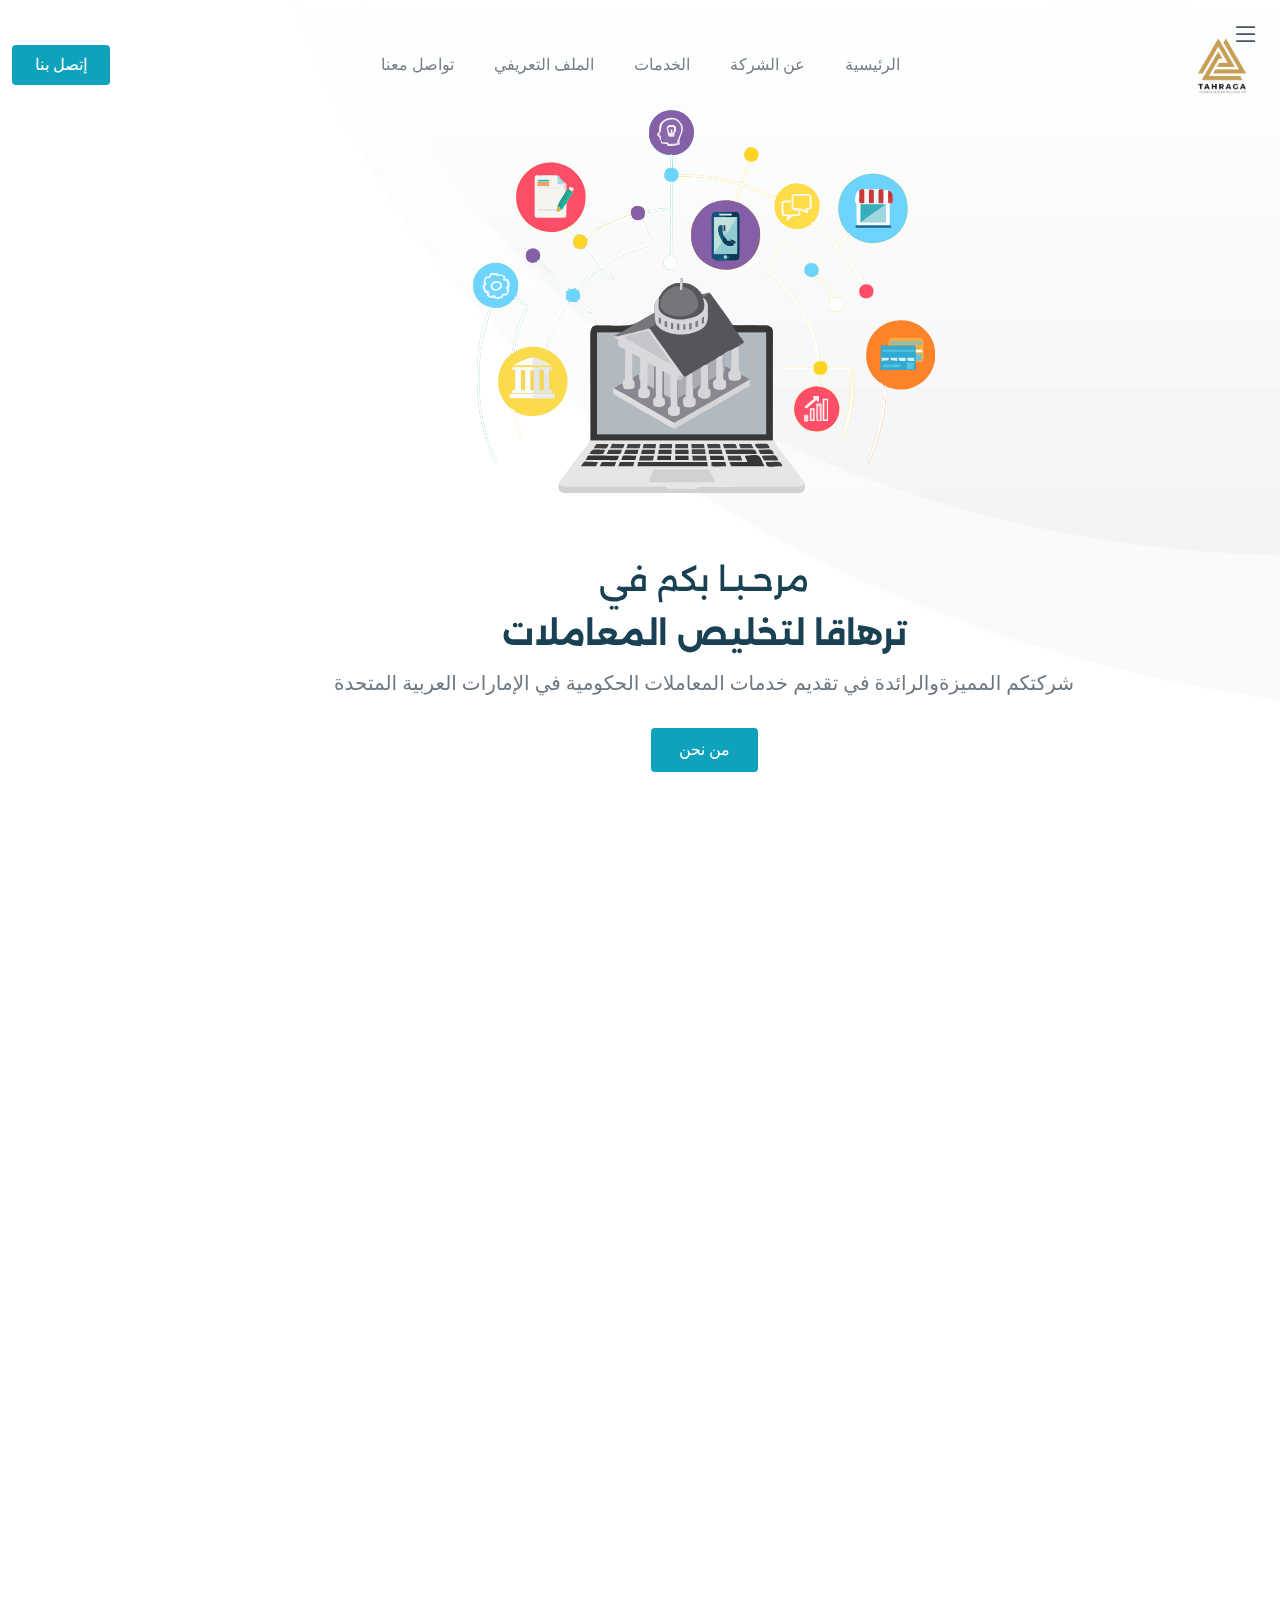
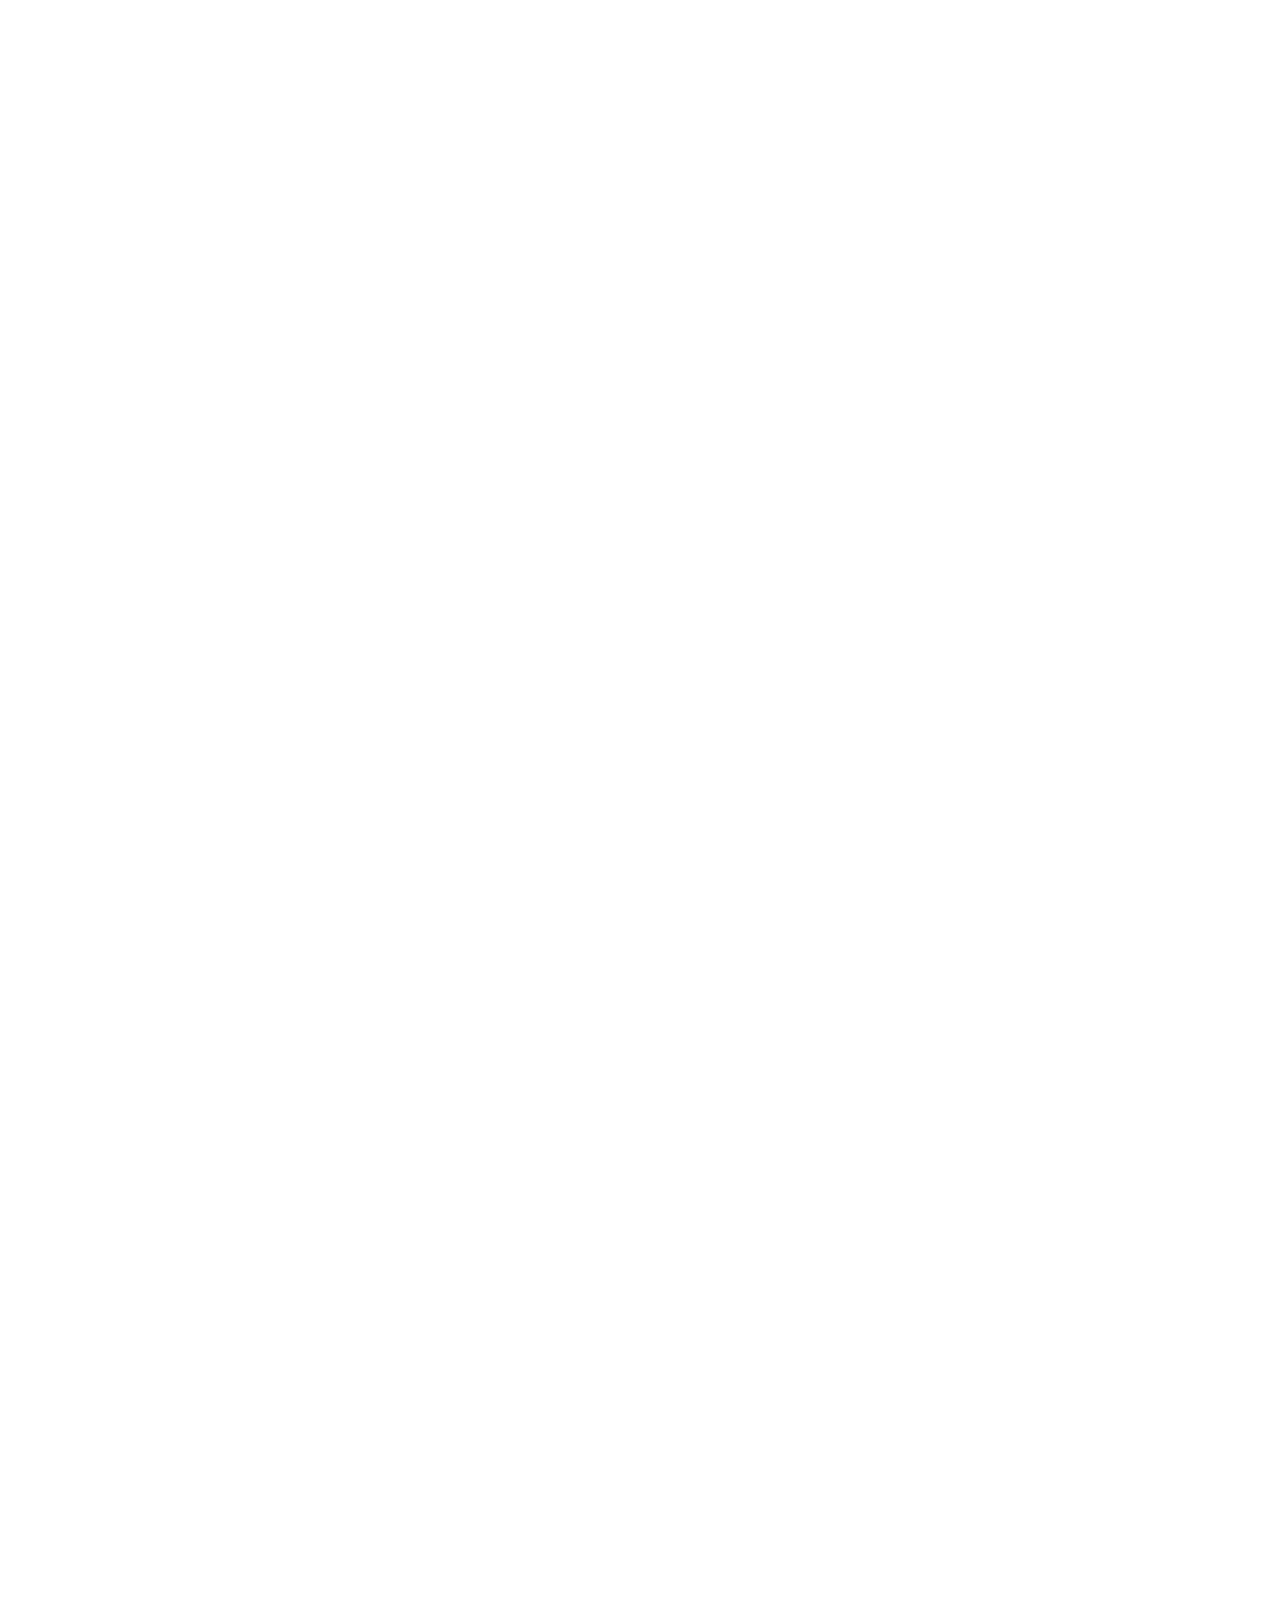
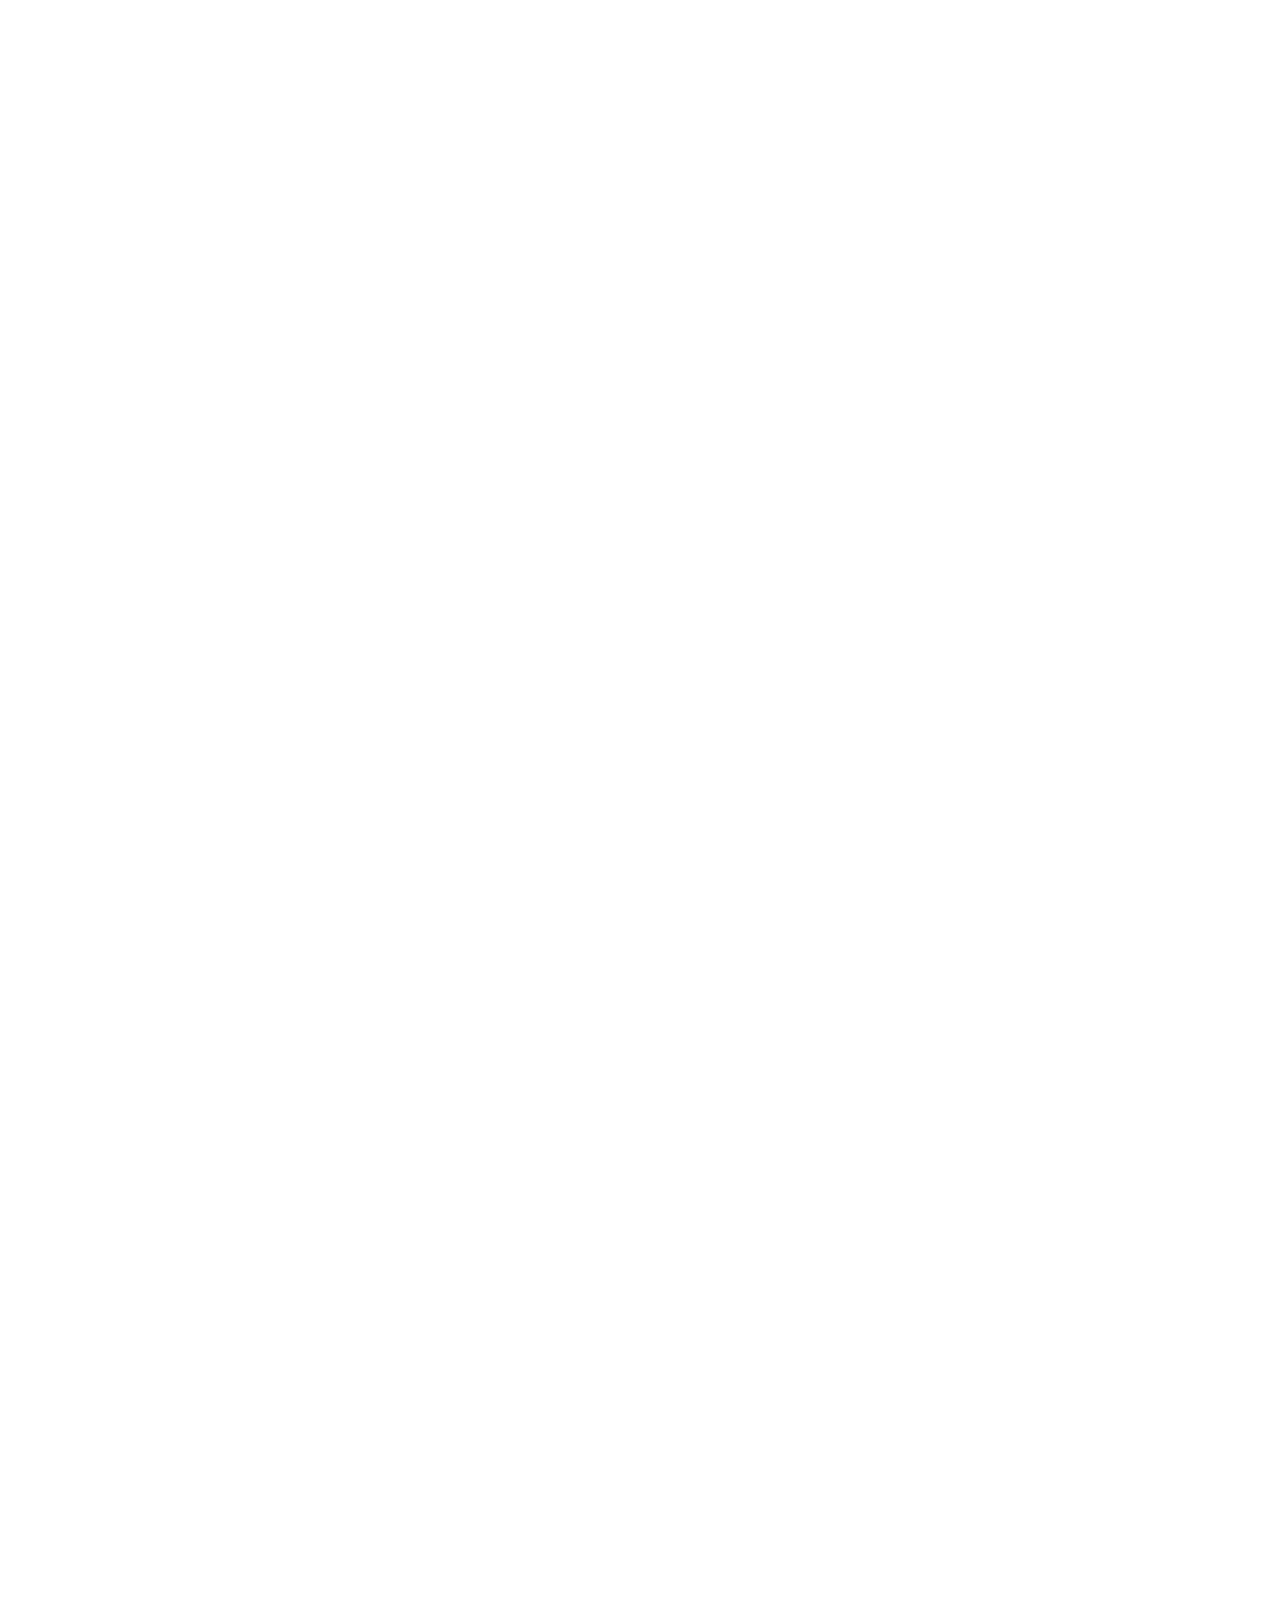
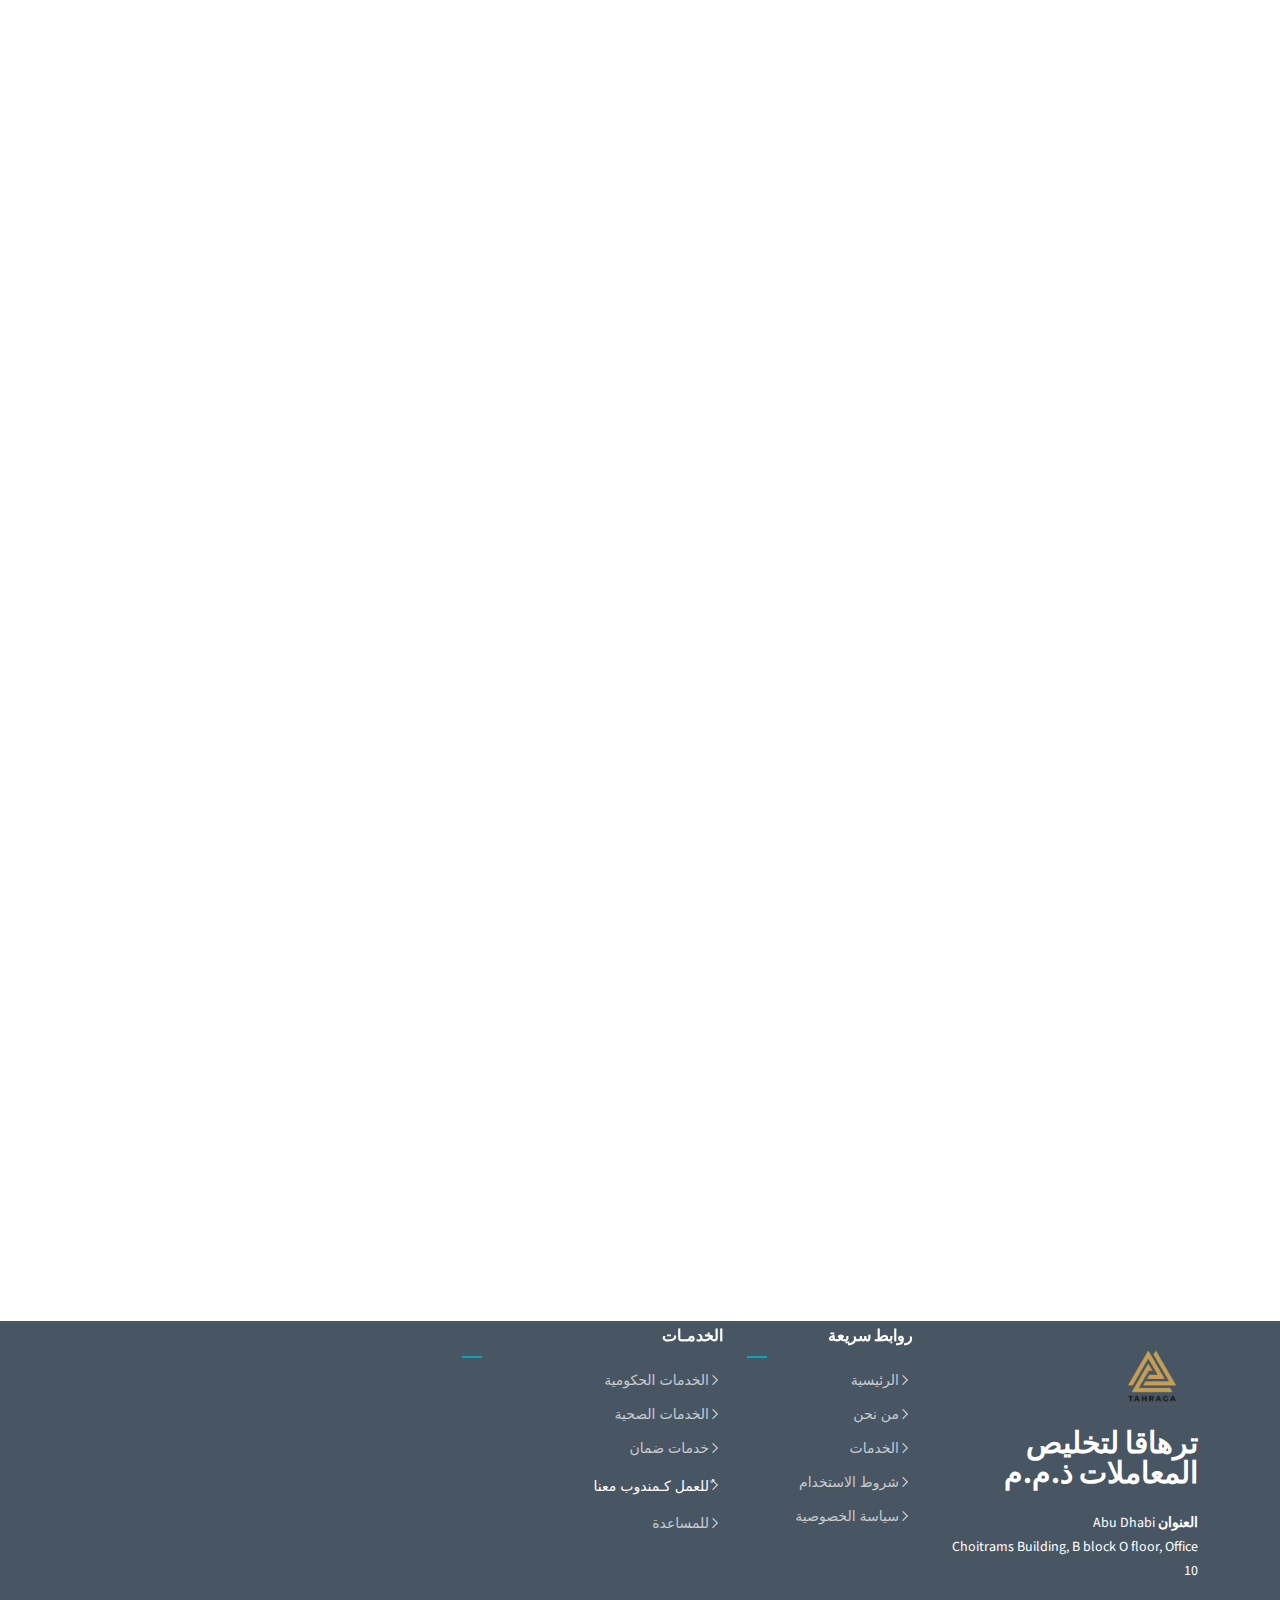
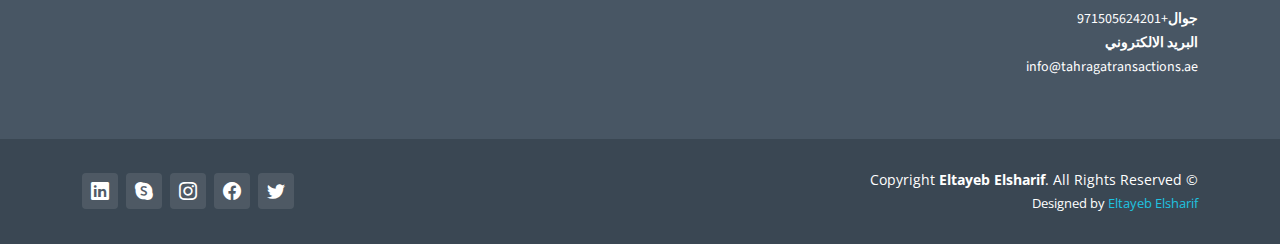
<file: HeroBiz/index.html>
<!DOCTYPE html>
<html lang="ar" dir="rtl">

<head>
  <meta charset="utf-8">
  <meta content="width=device-width, initial-scale=1.0" name="viewport">

  <title>ترهاقا لتخليص المعاملات - الرئيسية</title>
  <meta content="" name="description">
  <meta content="" name="keywords">

  <!-- Favicons -->
  <link href="assets/img/logo.png" rel="icon">
  <link href="assets/img/logo.png" rel="apple-touch-icon">

  <!-- Google Fonts -->
  <link rel="preconnect" href="https://fonts.googleapis.com">
  <link rel="preconnect" href="https://fonts.gstatic.com" crossorigin>
  <link href="https://fonts.googleapis.com/css2?family=Open+Sans:ital,wght@0,300;0,400;0,500;0,600;0,700;1,300;1,400;1,500;1,600;1,700&family=Poppins:ital,wght@0,300;0,400;0,500;0,600;0,700;1,300;1,400;1,500;1,600;1,700&family=Source+Sans+Pro:ital,wght@0,300;0,400;0,600;0,700;1,300;1,400;1,600;1,700&display=swap" rel="stylesheet">
  <link href="https://fonts.googleapis.com/css2?family=Alexandria:wght@100..900&display=swap" rel="stylesheet">

  <!-- Vendor CSS Files -->
  <link href="assets/vendor/bootstrap/css/bootstrap.min.css" rel="stylesheet">
  <link href="assets/vendor/bootstrap-icons/bootstrap-icons.css" rel="stylesheet">
  <link href="assets/vendor/aos/aos.css" rel="stylesheet">
  <link href="assets/vendor/glightbox/css/glightbox.min.css" rel="stylesheet">
  <link href="assets/vendor/swiper/swiper-bundle.min.css" rel="stylesheet">

  <!-- Variables CSS Files. Uncomment your preferred color scheme -->
  <link href="assets/css/variables.css" rel="stylesheet">
  <!-- <link href="assets/css/variables-blue.css" rel="stylesheet"> -->
  <!-- <link href="assets/css/variables-green.css" rel="stylesheet"> -->
  <!-- <link href="assets/css/variables-orange.css" rel="stylesheet"> -->
  <!-- <link href="assets/css/variables-purple.css" rel="stylesheet"> -->
  <!-- <link href="assets/css/variables-red.css" rel="stylesheet"> -->
  <!-- <link href="assets/css/variables-pink.css" rel="stylesheet"> -->

  <!-- Template Main CSS File -->
  <link href="assets/css/main.css" rel="stylesheet">

  <!-- =======================================================
  * Template Name: HeroBiz
  * Template URL: https://bootstrapmade.com/herobiz-bootstrap-business-template/
  * Updated: Mar 17 2024 with Bootstrap v5.3.3
  * Author: BootstrapMade.com
  * License: https://bootstrapmade.com/license/
  ======================================================== -->
</head>

<body>

  <!-- ======= Header ======= -->
  <header id="header" class="header fixed-top" data-scrollto-offset="0">
    <div class="container-fluid d-flex align-items-center justify-content-between">

      <a href="index.html" class="logo d-flex align-items-center scrollto me-auto me-lg-0">
        <!-- Uncomment the line below if you also wish to use an image logo -->
        <img src="assets/img/logo.png" alt="ترهاقا لتخليص المعاملات">
      
      </a>

      <nav id="navbar" class="navbar">
        <ul>

          <li class="nav-link scrollto"><a href="#"><span>الرئيسية</span></a></li>
          <li><a class="nav-link scrollto" href="index.html#about">عن الشركة</a></li>
          <li><a class="nav-link scrollto" href="index.html#services">الخدمات</a></li>
          <a class="nav-link scrollto" href="inner-page.html">الملف التعريفي</a>
         
          <li><a class="nav-link scrollto" href="index.html#contact">تواصل معنا</a></li>
        </ul>
        <i class="bi bi-list mobile-nav-toggle d-none"></i>
      </nav><!-- .navbar -->

      <a class="btn-getstarted scrollto" href="index.html#about">إتصل بنا</a>

    </div>
  </header><!-- End Header -->

  <section id="hero-animated" class="hero-animated d-flex align-items-center">
    <div class="container d-flex flex-column justify-content-center align-items-center text-center position-relative" data-aos="zoom-out">
      <img src="assets/img/hero-carousel/hero-carousel-3.svg" class="img-fluid animated">
      <h2 style="line-height: 40pt;">مرحـبـا بكم في <br><span>ترهاقا لتخليص المعاملات</br></span></h2>
      <p>شركتكم المميزةوالرائدة في تقديم خدمات المعاملات الحكومية في الإمارات العربية المتحدة</p>
      <div class="d-flex">
        <a href="#about" class="btn-get-started scrollto">من نحن</a>
      
      </div>
    </div>
  </section>
  </section>

  <main id="main">

    <!-- ======= Featured Services Section ======= -->
    <section id="featured-services" class="featured-services">
      <div class="container">
        <div class="row gy-4">
          <div class="col-xl-3 col-md-6 d-flex" data-aos="zoom-out">
            <div class="service-item position-relative">
              <div class="icon"><i class="bi bi-activity icon"></i></div>
              <h4><a href="" class="stretched-link">الخدمات الصحية</a></h4>
              <p>سواء كانت هيئة دبي الصحية (DHA), هيئة ابوظبي الصحية (DOH) ام وزارة الصحة ووقاية المجتمع (MOH). نحن نضمن لكم ان كل شي جاهز لتبدأو ممارسة مهنتكم بثقة واطمئنان </p>
            </div>
          </div><!-- End Service Item -->

          <div class="col-xl-3 col-md-6 d-flex" data-aos="zoom-out" data-aos-delay="200">
            <div class="service-item position-relative">
              <div class="icon"><i class="bi bi-bounding-box-circles icon"></i></div>
              <h4><a href="" class="stretched-link">خدمات المنشأت <br>وتأسيس الاعمال </a></h4>
              <p>بداية من حجز الاسم التجاري وحتى استلام الرخصة التجارية, ليس عليك الا التواصل معنا </p>
            </div>
          </div><!-- End Service Item -->

          <div class="col-xl-3 col-md-6 d-flex" data-aos="zoom-out" data-aos-delay="400">
            <div class="service-item position-relative">
              <div class="icon"><i class="bi bi-calendar4-week icon"></i></div>
              <h4><a href="" class="stretched-link">حجز مواعيد وخدمات القنصلية</a></h4>
              <p>خدمات اصدار وتجديد الجوازات و إصدار المستندات الرسمية</p>
            </div>
          </div><!-- End Service Item -->

          <div class="col-xl-3 col-md-6 d-flex" data-aos="zoom-out" data-aos-delay="600">
            <div class="service-item position-relative">
              <div class="icon"><i class="bi bi-broadcast icon"></i></div>
              <h4><a href="" class="stretched-link">الخدمات الإلكترونية</a></h4>
              <p>خدمات وزارة التوطين MOHRE, الهجرة والجنسية ICP و جميع الخدمات الذكية اصبحت الان اسهل من اي وقت اخر!.</p>
            </div>
          </div><!-- End Service Item -->

        </div>

      </div>
    </section><!-- End Featured Services Section -->

    <!-- ======= About Section ======= -->
    <section id="about" class="about">
      <div class="container" data-aos="fade-up">

        <div class="section-header">
          <h2>من نحن</h2>
          <p>في عالم الأعمال اليوم, تعتمد الشركات بشكل كبير على خدمات المعاملات الحكومية لإتمام اعمالها بسهولة وسلاسة. وفي هذا السياق تبرز شركة ترهاقا كشريك استثنائي لتقديم خدمات المعاملات الحكومية بأعلى مستويات الجودة والكفائة</p>
        </div>

        <div class="row g-4 g-lg-5" data-aos="fade-up" data-aos-delay="200">

          <div class="col-lg-5">
            <div class="about-img">
              <img src="assets/img/about.jpg" class="img-fluid" alt="">
            </div>
          </div>

          <div class="col-lg-7">
            <h3 class="pt-0 pt-lg-5">لماذا تختارنا؟</h3>

            <!-- Tabs -->
            <ul class="nav nav-pills mb-3">
              <li><a class="nav-link active" data-bs-toggle="pill" href="#tab1">الخبرة والإحترافية</a></li>
              <li><a class="nav-link" data-bs-toggle="pill" href="#tab2">السرعة والفعالية</a></li>
              <li><a class="nav-link" data-bs-toggle="pill" href="#tab3">الدعم الشامل</a></li>
            </ul><!-- End Tabs -->

            <!-- Tab Content -->
            <div class="tab-content">

              <div class="tab-pane fade show active" id="tab1">

                <div class="d-flex align-items-center mt-4">
                  <i class="bi bi-check2"></i>
                  <h4>تتمتع ترهاقا بسنوات من الخبرة في مجال خدمات المعاملات الحكومية مما يجعلها شريكا موثوقاً ومحترفاً يمكن الاعتماد عليه</h4>
                </div>
                
              </div><!-- End Tab 1 Content -->

              <div class="tab-pane fade show" id="tab2">

                <div class="d-flex align-items-center mt-4">
                  <i class="bi bi-check2"></i>
                  <h4>تهدف ترهاقا الى تقديم الخدمات بأسرع وقت ممكن دون التاخير مما يساعد عملائها في تحقيق اهدافهم بكل سهولة </h4>
                </div>

              </div><!-- End Tab 2 Content -->

              <div class="tab-pane fade show" id="tab3">

                <div class="d-flex align-items-center mt-4">
                  <i class="bi bi-check2"></i>
                  <h4>توفر ترهاقا دعما شاملا طوال عملية المعاملات الحكومية بدءاً من تقديم النصائح اللازمة وصولاً لإتمام العملية بنجاح </h4>
                </div>

              </div><!-- End Tab 3 Content -->

            </div>

          </div>

        </div>

      </div>
    </section><!-- End About Section -->

    <!-- ======= Call To Action Section ======= -->
    <section id="cta" class="cta">
      <div class="container" data-aos="zoom-out">

        <div class="row g-5">

          <div class="col-lg-8 col-md-6 content d-flex flex-column justify-content-center order-last order-md-first">
            <h3>إجراء المعاملات <em>الحكومية</em> لم يكن يوما بهذه السهولة.</h3>
            <p>انجز جميع اجراءاتك من راحة منزلك</p>
            <a class="cta-btn align-self-start" href="index.html#contact">تـواصل معنا الان</a>
          </div>

          <div class="col-lg-4 col-md-6 order-first order-md-last d-flex align-items-center">
            <div class="img">
              <img src="assets/img/cta.jpg" alt="" class="img-fluid">
            </div>
          </div>

        </div>

      </div>
    </section><!-- End Call To Action Section -->

    <!-- ======= Services Section ======= -->
    <section id="services" class="services">
      <div class="container" data-aos="fade-up">

        <div class="section-header">
          <h2 style="font-weight: bold;">خدماتنا</h2>
          <p>إليك بعض من ابرز الخدمات المتوفرة لدينا </p>
        </div>

        <div class="row gy-5">

          <div class="col-xl-4 col-md-6" data-aos="zoom-in" data-aos-delay="200">
            <div class="service-item">
              <div class="img">
                <img src="assets/img/services-1.jpg" class="img-fluid" alt="">
              </div>
              <div class="details position-relative">
                <div class="icon">
                  <i class="bi bi-activity"></i>
                </div>
                <a href="#" class="stretched-link">
                  <h3>الترخيص الطبي</h3>
                </a>
                <p>نضمن استلامكم للتراخيص الصحية من الهيئات المعنية, سواء كانت هيئة الصحة في دبي (DHA), هيئة الصحة ابوظبي (DOH) او وزارة الصحة ووقاية المجتمع (MOH). </p>
              </div>
            </div>
          </div><!-- End Service Item -->

          <div class="col-xl-4 col-md-6" data-aos="zoom-in" data-aos-delay="300">
            <div class="service-item">
              <div class="img">
                <img src="assets/img/services-2.jpg" class="img-fluid" alt="">
              </div>
              <div class="details position-relative">
                <div class="icon">
                  <i class="bi bi-broadcast"></i>
                </div>
                <a href="#" class="stretched-link">
                  <h3>تصميم السير الذاتية المتخصصة</h3>
                </a>
                <p>يمكنكم الاعتماد علينا في بناء السيرة الذاتية التي تناسب مجال عملكم</p>
              </div>
            </div>
          </div><!-- End Service Item -->

          <div class="col-xl-4 col-md-6" data-aos="zoom-in" data-aos-delay="400">
            <div class="service-item">
              <div class="img">
                <img src="assets/img/services-6.jpg" class="img-fluid" alt="">
              </div>
              <div class="details position-relative">
                <div class="icon">
                  <i class="bi bi-easel"></i>
                </div>
                <a href="#" class="stretched-link">
                  <h3>خدمات الجوازات ووزارة الموارد البشرية</h3>
                </a>
                <p>نوفر جميع الخدمات لأصحاب العمل, العمال والعمالة المساعدة في القطاع الخاص والحكومي</p>
              </div>
            </div>
          </div><!-- End Service Item -->

          <div class="col-xl-4 col-md-6" data-aos="zoom-in" data-aos-delay="500">
            <div class="service-item">
              <div class="img">
                <img src="assets/img/services-4.jpg" class="img-fluid" alt="">
              </div>
              <div class="details position-relative">
                <div class="icon">
                  <i class="bi bi-bounding-box-circles"></i>
                </div>
                <a href="#" class="stretched-link">
                  <h3>خدمات الدائرة الاقتصادية</h3>
                </a>
                <p>خدمات الشركات والرخص التجارية من الالف الى الياء</p>
                <a href="#" class="stretched-link"></a>
              </div>
            </div>
          </div><!-- End Service Item -->

          <div class="col-xl-4 col-md-6" data-aos="zoom-in" data-aos-delay="600">
            <div class="service-item">
              <div class="img">
                <img src="assets/img/services-5.jpg" class="img-fluid" alt="">
              </div>
              <div class="details position-relative">
                <div class="icon">
                  <i class="bi bi-calendar4-week"></i>
                </div>
                <a href="#" class="stretched-link">
                  <h3>خدمات المحكمة والنيابة العامة</h3>
                </a>
                <p>جميع خدمات دائرة القضاء والنيابة العامة</p>
                <a href="#" class="stretched-link"></a>
              </div>
            </div>
          </div><!-- End Service Item -->

          <div class="col-xl-4 col-md-6" data-aos="zoom-in" data-aos-delay="700">
            <div class="service-item">
              <div class="img">
                <img img src="assets/img/daman.png" class="img-fluid" alt="">
              </div>
              <div class="details position-relative">
                <div class="icon">
                  <i class="bi bi-chat-square-text"></i>
                </div>
                <a href="#" class="stretched-link">
                  <h3>خدمات الضمان الصحي</h3>
                </a>
                <p>خدمات اصدار وتجديد بوليصة الضمان الصحي (اساسي و معزز)</p>
                <a href="#" class="stretched-link"></a>
              </div>
            </div>
          </div><!-- End Service Item -->

        </div>

      </div>
    </section><!-- End Services Section -->


    <!-- ======= F.A.Q Section ======= -->
    <section id="faq" class="faq">
      <div class="container-fluid" data-aos="fade-up">

        <div class="row gy-4">

          <div class="col-lg-7 d-flex flex-column justify-content-center align-items-stretch  order-2 order-lg-1">

            <div class="content px-xl-5">
              <h3>الاسئلة <strong>المتكررة</strong></h3>
              <p>
               تصفح الأسئلة المتكررة للعثور على الإجابات التي تحتاج إليها، وإذا كنت بحاجة إلى مزيد من المعلومات، فنحن هنا للمساعدة.
              </p>
            </div>

            <div class="accordion accordion-flush px-xl-5" id="faqlist">

              <div class="accordion-item" data-aos="fade-up" data-aos-delay="200">
                <h3 class="accordion-header">
                  <button class="accordion-button collapsed" type="button" data-bs-toggle="collapse" data-bs-target="#faq-content-1">
                    <i class="bi bi-question-circle question-icon"></i>
                   كم يستغرق عادة معالجة تسجيل ترخيص الطب في الإمارات؟
                  </button>
                </h3>
                <div id="faq-content-1" class="accordion-collapse collapse" data-bs-parent="#faqlist">
                  <div class="accordion-body">
                    يختلف وقت المعالجة حسب نوع الترخيص والإجراءات المطلوبة
                  </div>
                </div>
              </div><!-- # Faq item-->

              <div class="accordion-item" data-aos="fade-up" data-aos-delay="300">
                <h3 class="accordion-header">
                  <button class="accordion-button collapsed" type="button" data-bs-toggle="collapse" data-bs-target="#faq-content-2">
                    <i class="bi bi-question-circle question-icon"></i>
                    ما هي الشروط الأساسية للحصول على ترخيص طبي في الإمارات؟
                  </button>
                </h3>
                <div id="faq-content-2" class="accordion-collapse collapse" data-bs-parent="#faqlist">
                  <div class="accordion-body">
                     تشمل الشروط الأساسية تقديم الوثائق اللازمة مثل الشهادات الأكاديمية والتراخيص المهنية وتجربة العمل المطلوبة.
                  </div>
                </div>
              </div><!-- # Faq item-->

              <div class="accordion-item" data-aos="fade-up" data-aos-delay="400">
                <h3 class="accordion-header">
                  <button class="accordion-button collapsed" type="button" data-bs-toggle="collapse" data-bs-target="#faq-content-3">
                    <i class="bi bi-question-circle question-icon"></i>
                   ما هي أنواع خدمات الهجرة والجوازات التي تقدمونها للأفراد والشركات؟
                  </button>
                </h3>
                <div id="faq-content-3" class="accordion-collapse collapse" data-bs-parent="#faqlist">
                  <div class="accordion-body">
                    نقدم خدمات تأشيرات الدخول والإقامة، وخدمات الجنسية، وتسهيل عمليات الهجرة للعمل والإقامة في الإمارات.
                  </div>
                </div>
              </div><!-- # Faq item-->

              <div class="accordion-item" data-aos="fade-up" data-aos-delay="500">
                <h3 class="accordion-header">
                  <button class="accordion-button collapsed" type="button" data-bs-toggle="collapse" data-bs-target="#faq-content-4">
                    <i class="bi bi-question-circle question-icon"></i>
                  هل تقدمون المساعدة في طلبات تأشيرات العائلة والكفالة؟
                  </button>
                </h3>
                <div id="faq-content-4" class="accordion-collapse collapse" data-bs-parent="#faqlist">
                  <div class="accordion-body">
                    <i class="bi bi-question-circle question-icon"></i>
                    نعم، نقدم خدمات لطلبات تأشيرات العائلة والكفالة ونسهل الإجراءات اللازمة لذلك.
                  </div>
                </div>
              </div><!-- # Faq item-->

              <div class="accordion-item" data-aos="fade-up" data-aos-delay="600">
                <h3 class="accordion-header">
                  <button class="accordion-button collapsed" type="button" data-bs-toggle="collapse" data-bs-target="#faq-content-5">
                    <i class="bi bi-question-circle question-icon"></i>
                    ما هي الالتزامات القانونية والمسؤوليات التي يتحملها أصحاب العمل بشأن قوانين العمل في الإمارات؟
                  </button>
                </h3>
                <div id="faq-content-5" class="accordion-collapse collapse" data-bs-parent="#faqlist">
                  <div class="accordion-body">
                    يجب على أصحاب العمل الالتزام بقوانين العمل بما في ذلك توفير العقود العمالية القانونية وحقوق الموظفين.
                  </div>
                </div>
              </div><!-- # Faq item-->

            </div>

          </div>

          <div class="col-lg-5 align-items-stretch order-1 order-lg-2 img" style='background-image: url("assets/img/faq.jpg");'>&nbsp;</div>
        </div>

      </div>
    </section><!-- End F.A.Q Section -->

    <!-- ======= Portfolio Section ======= -->
    <section id="portfolio" class="portfolio" data-aos="fade-up">


    <section id="team" class="team">
      <div class="container" data-aos="fade-up">

        <div class="section-header">
        
  <div>
    <img src="assets/img/logo33.png" class="img-fluid">
  </div>
    <div></div>

    </section><!-- End Team Section -->

    <!-- ======= Contact Section ======= -->
    <section id="contact" class="contact">
      <div class="container">

        <div class="section-header">
          <h2>تواصل معنا</h2>
          <p>نحن جاهزون لاستقبال استفساراتكم وطلباتكم على مدار الساعة</p>
        </div>

      </div>

      <div class="map">
        <iframe src="https://www.google.com/maps/embed?pb=!1m18!1m12!1m3!1d3631.34044430504!2d54.3501262!3d24.4736583!2m3!1f0!2f0!3f0!3m2!1i1024!2i768!4f13.1!3m3!1m2!1s0x3e5e67119a44169f%3A0xa964c331278bc4cc!2z2KrYsdmH2KfZgtinINmE2K7Yr9mF2KfYqiDZhdiq2KfYqNi52Kkg2KfZhNmF2LnYp9mF2YTYp9iqIC0g2LAu2YUu2YUgLSDYtC7YtC7ZiA!5e0!3m2!1sen!2sae!4v1716803902152!5m2!1sen!2sae" width="600" height="450" style="border:0;" allowfullscreen="" loading="lazy" referrerpolicy="no-referrer-when-downgrade"></iframe>      </div><!-- End Google Maps -->

      <div class="container">

        <div class="row gy-5 gx-lg-5">

          <div class="col-lg-4">

            <div class="info">
              <h3>يمكنك الإتصال بنا على:</h3>
              <div class="info-item d-flex">
                <i class="bi bi-geo-alt flex-shrink-0"></i>
                <div>
                  <h4>Location:</h4>
                  <a>ابوظبي , الخالدية بناية شويترام مبنى ب - طابق المكاتب, مكتب 10</a>
                </div>
              </div><!-- End Info Item -->

              <div class="info-item d-flex">
                <i class="bi bi-envelope flex-shrink-0"></i>
                <div>
                  <h4>البريد الالكتروني:</h4>
                  <a href="mailto:info@tahragtransactions.ae">info@tahragatransactions.ae</p>
                </div>
              </div><!-- End Info Item -->

              <div class="info-item d-flex">
                <i class="bi bi-phone flex-shrink-0"></i>
                <div>
                  <h4>الاتصال:</h4>
                  <a href="tel:+971505624201">+971505624201</a>
                </div>
              </div><!-- End Info Item -->

            </div>

          </div>

          <div class="col-lg-8">
            <form action="forms/contact.php" method="post" role="form" class="php-email-form">
              <div class="row">
                <div class="col-md-6 form-group">
                  <input type="text" name="name" class="form-control" id="name" placeholder="Your Name" required>
                </div>
                <div class="col-md-6 form-group mt-3 mt-md-0">
                  <input type="email" class="form-control" name="email" id="email" placeholder="Your Email" required>
                </div>
              </div>
              <div class="form-group mt-3">
                <input type="text" class="form-control" name="subject" id="subject" placeholder="Subject" required>
              </div>
              <div class="form-group mt-3">
                <textarea class="form-control" name="message" placeholder="Message" required></textarea>
              </div>
              <div class="my-3">
                <div class="loading">Loading</div>
                <div class="error-message"></div>
                <div class="sent-message">Your message has been sent. Thank you!</div>
              </div>
              <div class="text-center"><button type="submit">ارسال</button></div>
            </form>
          </div><!-- End Contact Form -->

        </div>

      </div>
    </section><!-- End Contact Section -->

  </main><!-- End #main -->

  <!-- ======= Footer ======= -->
  <footer id="footer" class="footer">

    <div class="footer-content">
      <div class="container">
        <div class="row">
          
          <div class="col-lg-3 col-md-6">
            <div class="footer-info">
           <img style="height: 100px; width: 90; " src="assets/img/logo.png">
                
              <h3 style="font-size: 30px;">ترهاقا لتخليص المعاملات ذ.م.م</h3>
              <p><strong>العنوان</strong>
                Abu Dhabi <br>
                 Choitrams Building, B block O floor, Office 10<br><br>
                <strong>جوال</strong>+971505624201<br>
                <strong>البريد الالكتروني</strong> info@tahragatransactions.ae<br>
              </p>
            </div>
          </div>

          <div class="col-lg-2 col-md-6 footer-links">
            <h4>روابط سريعة</h4>
            <ul>
              <li><i class="bi bi-chevron-right"></i> <a href="#">الرئيسية</a></li>
              <li><i class="bi bi-chevron-right"></i> <a href="#">من نحن</a></li>
              <li><i class="bi bi-chevron-right"></i> <a href="#">الخدمات</a></li>
              <li><i class="bi bi-chevron-right"></i> <a href="#">شروط الاستخدام</a></li>
              <li><i class="bi bi-chevron-right"></i> <a href="#">سياسة الخصوصية</a></li>
            </ul>
          </div>

          <div class="col-lg-3 col-md-6 footer-links">
            <h4>الخدمـات</h4>
            <ul>
              <li><i class="bi bi-chevron-right"></i> <a href="#">الخدمات الحكومية</a></li>
              <li><i class="bi bi-chevron-right"></i> <a href="#">الخدمات الصحية</a></li>
              <li><i class="bi bi-chevron-right"></i> <a href="#">خدمات ضمان</a></li>
              <li><i class="bi bi-chevron-right"></i> <a href="#"></a>ٌللعمل كـمندوب معنا</a></li>
              <li><i class="bi bi-chevron-right"></i> <a href="#">للمساعدة</a></li>
            </ul>
          </div>

        </div>
      </div>
    </div>

    <div class="footer-legal text-center">
      <div class="container d-flex flex-column flex-lg-row justify-content-center justify-content-lg-between align-items-center">

        <div class="d-flex flex-column align-items-center align-items-lg-start">
          <div class="copyright">
            &copy; Copyright <strong><span>Eltayeb Elsharif</span></strong>. All Rights Reserved
          </div>
          <div class="credits">
            <!-- All the links in the footer should remain intact. -->
            <!-- You can delete the links only if you purchased the pro version. -->
            <!-- Licensing information: https://bootstrapmade.com/license/ -->
            <!-- Purchase the pro version with working PHP/AJAX contact form: https://bootstrapmade.com/herobiz-bootstrap-business-template/ -->
            Designed by <a href="www.Instagram.com/altayebb">Eltayeb Elsharif</a>
          </div>
        </div>

        <div class="social-links order-first order-lg-last mb-3 mb-lg-0">
          <a href="#" class="twitter"><i class="bi bi-twitter"></i></a>
          <a href="#" class="facebook"><i class="bi bi-facebook"></i></a>
          <a href="#" class="instagram"><i class="bi bi-instagram"></i></a>
          <a href="#" class="google-plus"><i class="bi bi-skype"></i></a>
          <a href="#" class="linkedin"><i class="bi bi-linkedin"></i></a>
        </div>

      </div>
    </div>

  </footer><!-- End Footer -->

  <a href="#" class="scroll-top d-flex align-items-center justify-content-center"><i class="bi bi-arrow-up-short"></i></a>

  <div id="preloader"></div>

  <!-- Vendor JS Files -->
  <script src="assets/vendor/bootstrap/js/bootstrap.bundle.min.js"></script>
  <script src="assets/vendor/aos/aos.js"></script>
  <script src="assets/vendor/glightbox/js/glightbox.min.js"></script>
  <script src="assets/vendor/isotope-layout/isotope.pkgd.min.js"></script>
  <script src="assets/vendor/swiper/swiper-bundle.min.js"></script>
  <script src="assets/vendor/php-email-form/validate.js"></script>

  <!-- Template Main JS File -->
  <script src="assets/js/main.js"></script>

</body>

</html>
</file>
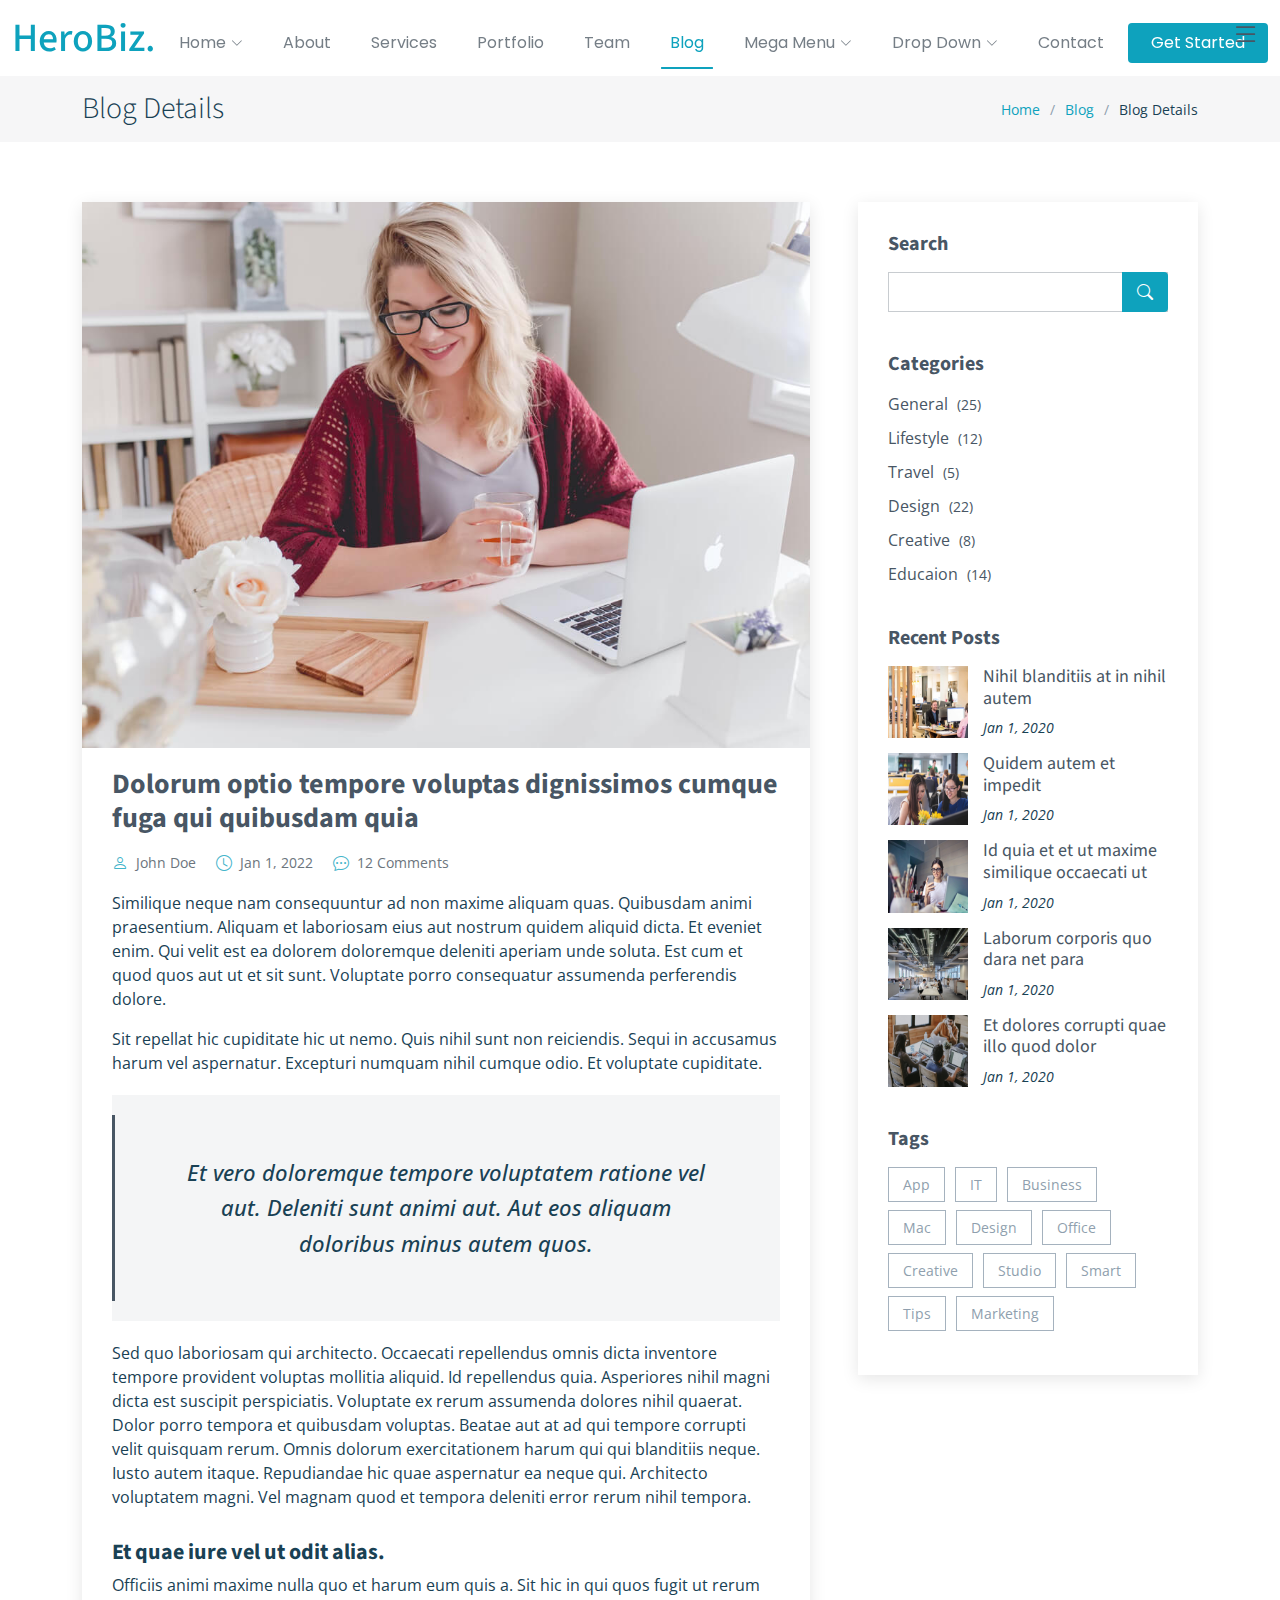
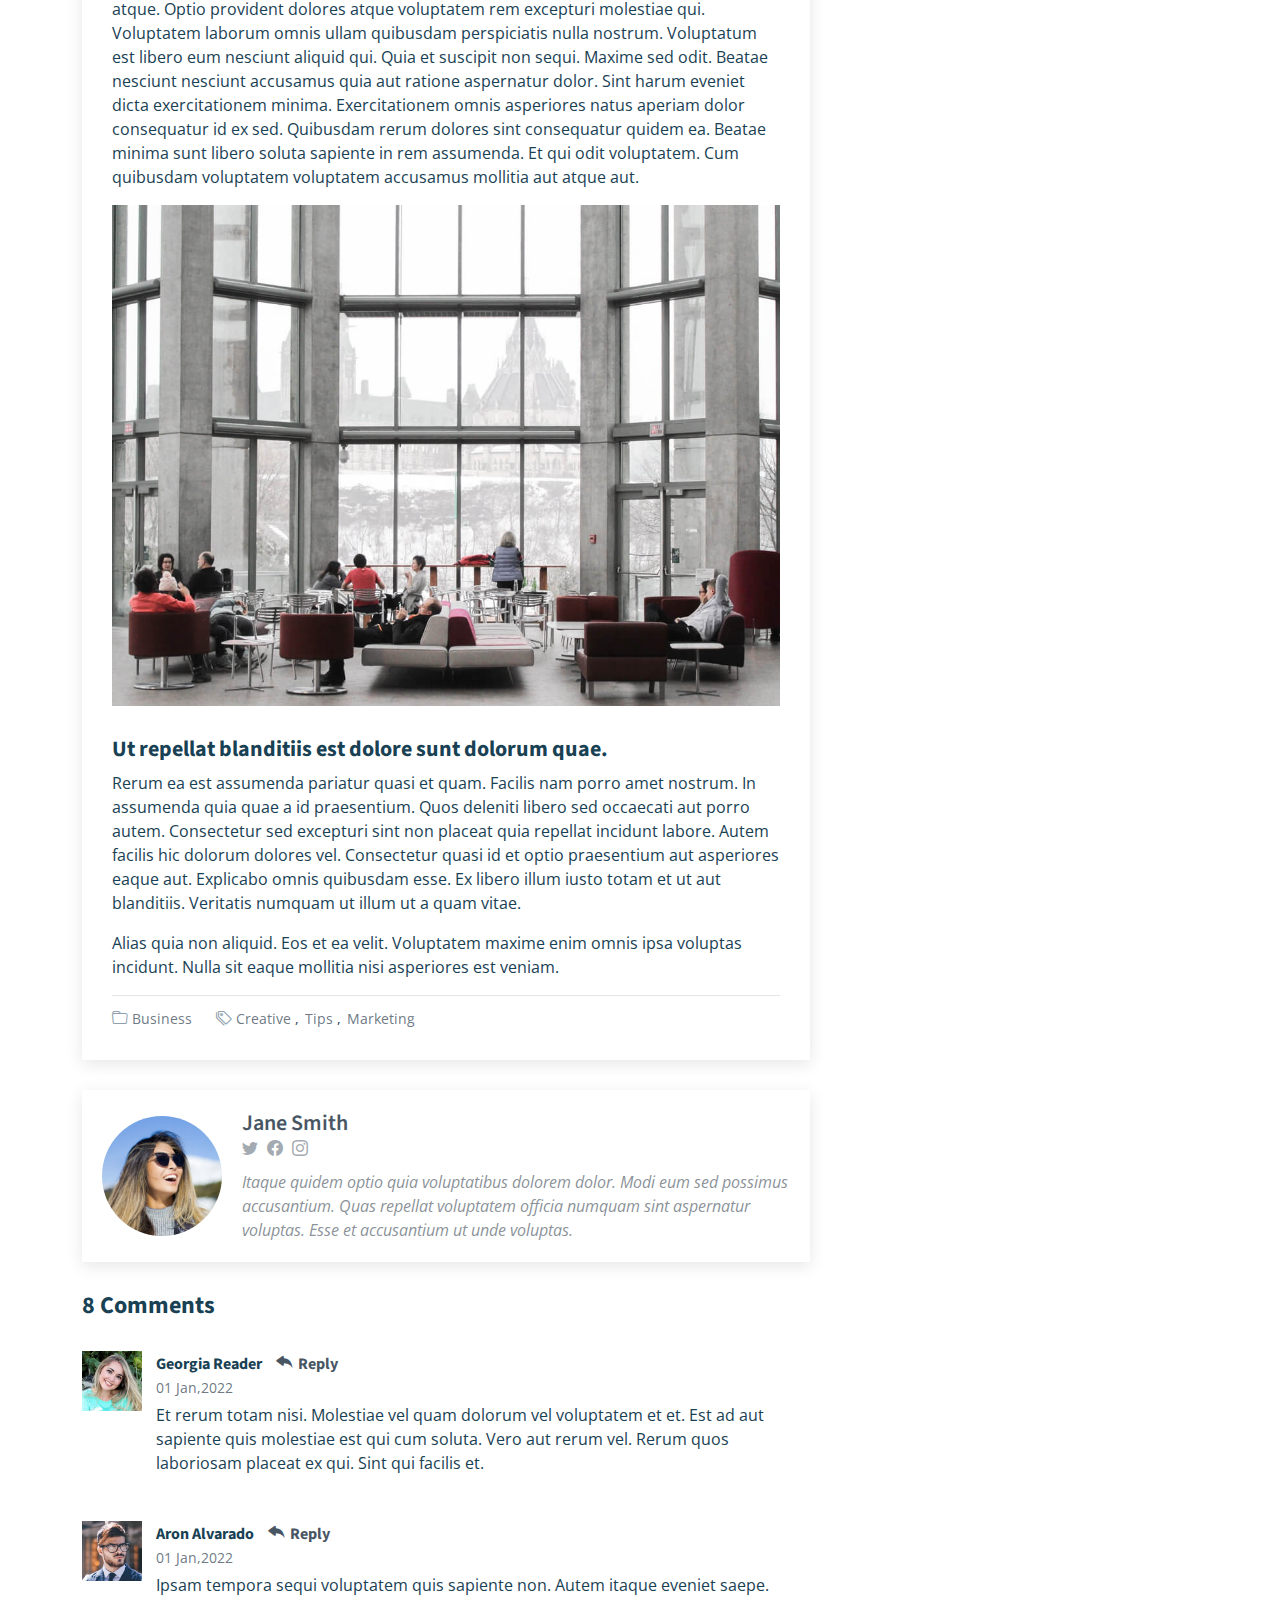
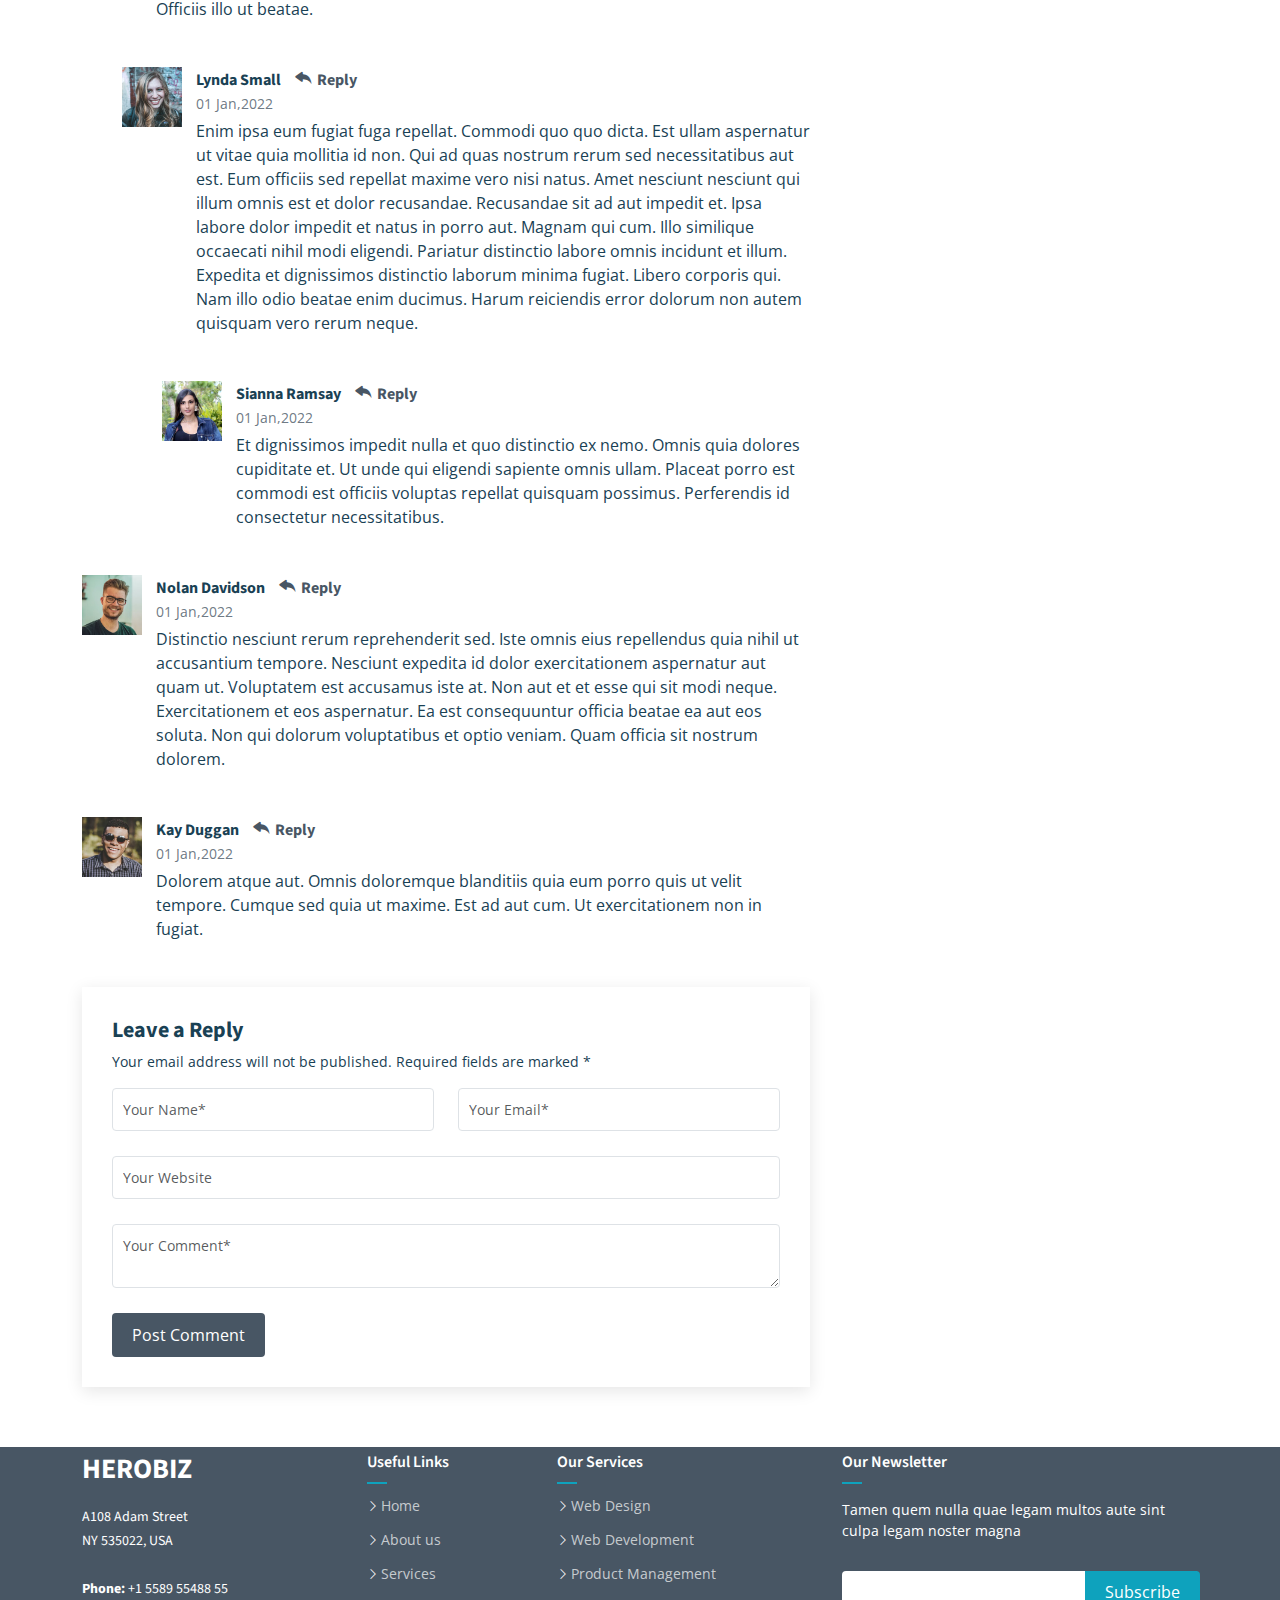
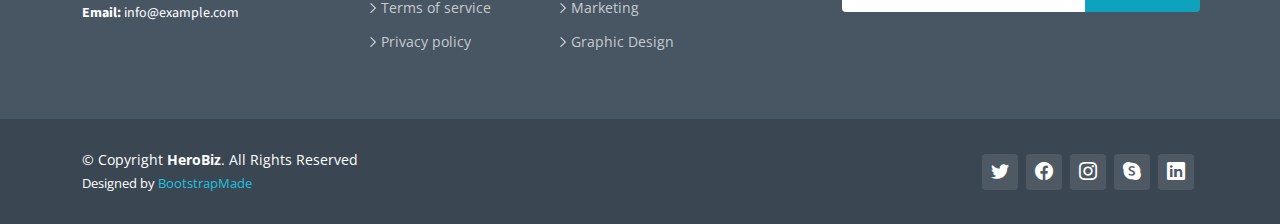
<file: HeroBiz/blog-details.html>
<!DOCTYPE html>
<html lang="en">

<head>
  <meta charset="utf-8">
  <meta content="width=device-width, initial-scale=1.0" name="viewport">

  <title>Blog Details - HeroBiz Bootstrap Template</title>
  <meta content="" name="description">
  <meta content="" name="keywords">

  <!-- Favicons -->
  <link href="assets/img/favicon.png" rel="icon">
  <link href="assets/img/apple-touch-icon.png" rel="apple-touch-icon">

  <!-- Google Fonts -->
  <link rel="preconnect" href="https://fonts.googleapis.com">
  <link rel="preconnect" href="https://fonts.gstatic.com" crossorigin>
  <link href="https://fonts.googleapis.com/css2?family=Open+Sans:ital,wght@0,300;0,400;0,500;0,600;0,700;1,300;1,400;1,500;1,600;1,700&family=Poppins:ital,wght@0,300;0,400;0,500;0,600;0,700;1,300;1,400;1,500;1,600;1,700&family=Source+Sans+Pro:ital,wght@0,300;0,400;0,600;0,700;1,300;1,400;1,600;1,700&display=swap" rel="stylesheet">

  <!-- Vendor CSS Files -->
  <link href="assets/vendor/bootstrap/css/bootstrap.min.css" rel="stylesheet">
  <link href="assets/vendor/bootstrap-icons/bootstrap-icons.css" rel="stylesheet">
  <link href="assets/vendor/aos/aos.css" rel="stylesheet">
  <link href="assets/vendor/glightbox/css/glightbox.min.css" rel="stylesheet">
  <link href="assets/vendor/swiper/swiper-bundle.min.css" rel="stylesheet">

  <!-- Variables CSS Files. Uncomment your preferred color scheme -->
  <link href="assets/css/variables.css" rel="stylesheet">
  <!-- <link href="assets/css/variables-blue.css" rel="stylesheet"> -->
  <!-- <link href="assets/css/variables-green.css" rel="stylesheet"> -->
  <!-- <link href="assets/css/variables-orange.css" rel="stylesheet"> -->
  <!-- <link href="assets/css/variables-purple.css" rel="stylesheet"> -->
  <!-- <link href="assets/css/variables-red.css" rel="stylesheet"> -->
  <!-- <link href="assets/css/variables-pink.css" rel="stylesheet"> -->

  <!-- Template Main CSS File -->
  <link href="assets/css/main.css" rel="stylesheet">

  <!-- =======================================================
  * Template Name: HeroBiz
  * Template URL: https://bootstrapmade.com/herobiz-bootstrap-business-template/
  * Updated: Mar 17 2024 with Bootstrap v5.3.3
  * Author: BootstrapMade.com
  * License: https://bootstrapmade.com/license/
  ======================================================== -->
</head>

<body>

  <!-- ======= Header ======= -->
  <header id="header" class="header fixed-top" data-scrollto-offset="0">
    <div class="container-fluid d-flex align-items-center justify-content-between">

      <a href="index.html" class="logo d-flex align-items-center scrollto me-auto me-lg-0">
        <!-- Uncomment the line below if you also wish to use an image logo -->
        <!-- <img src="assets/img/logo.png" alt=""> -->
        <h1>HeroBiz<span>.</span></h1>
      </a>

      <nav id="navbar" class="navbar">
        <ul>

          <li class="dropdown"><a href="#"><span>Home</span> <i class="bi bi-chevron-down dropdown-indicator"></i></a>
            <ul>
              <li><a href="index.html">Home 1 - index.html</a></li>
              <li><a href="index-2.html">Home 2 - index-2.html</a></li>
              <li><a href="index-3.html">Home 3 - index-3.html</a></li>
              <li><a href="index-4.html">Home 4 - index-4.html</a></li>
            </ul>
          </li>

          <li><a class="nav-link scrollto" href="index.html#about">About</a></li>
          <li><a class="nav-link scrollto" href="index.html#services">Services</a></li>
          <li><a class="nav-link scrollto" href="index.html#portfolio">Portfolio</a></li>
          <li><a class="nav-link scrollto" href="index.html#team">Team</a></li>
          <li><a href="blog.html" class="active">Blog</a></li>
          <li class="dropdown megamenu"><a href="#"><span>Mega Menu</span> <i class="bi bi-chevron-down dropdown-indicator"></i></a>
            <ul>
              <li>
                <a href="#">Column 1 link 1</a>
                <a href="#">Column 1 link 2</a>
                <a href="#">Column 1 link 3</a>
              </li>
              <li>
                <a href="#">Column 2 link 1</a>
                <a href="#">Column 2 link 2</a>
                <a href="#">Column 3 link 3</a>
              </li>
              <li>
                <a href="#">Column 3 link 1</a>
                <a href="#">Column 3 link 2</a>
                <a href="#">Column 3 link 3</a>
              </li>
              <li>
                <a href="#">Column 4 link 1</a>
                <a href="#">Column 4 link 2</a>
                <a href="#">Column 4 link 3</a>
              </li>
            </ul>
          </li>
          <li class="dropdown"><a href="#"><span>Drop Down</span> <i class="bi bi-chevron-down dropdown-indicator"></i></a>
            <ul>
              <li><a href="#">Drop Down 1</a></li>
              <li class="dropdown"><a href="#"><span>Deep Drop Down</span> <i class="bi bi-chevron-down dropdown-indicator"></i></a>
                <ul>
                  <li><a href="#">Deep Drop Down 1</a></li>
                  <li><a href="#">Deep Drop Down 2</a></li>
                  <li><a href="#">Deep Drop Down 3</a></li>
                  <li><a href="#">Deep Drop Down 4</a></li>
                  <li><a href="#">Deep Drop Down 5</a></li>
                </ul>
              </li>
              <li><a href="#">Drop Down 2</a></li>
              <li><a href="#">Drop Down 3</a></li>
              <li><a href="#">Drop Down 4</a></li>
            </ul>
          </li>
          <li><a class="nav-link scrollto" href="index.html#contact">Contact</a></li>
        </ul>
        <i class="bi bi-list mobile-nav-toggle d-none"></i>
      </nav><!-- .navbar -->

      <a class="btn-getstarted scrollto" href="index.html#about">Get Started</a>

    </div>
  </header><!-- End Header -->

  <main id="main">

    <!-- ======= Breadcrumbs ======= -->
    <div class="breadcrumbs">
      <div class="container">

        <div class="d-flex justify-content-between align-items-center">
          <h2>Blog Details</h2>
          <ol>
            <li><a href="index.html">Home</a></li>
            <li><a href="blog.html">Blog</a></li>
            <li>Blog Details</li>
          </ol>
        </div>

      </div>
    </div><!-- End Breadcrumbs -->

    <!-- ======= Blog Details Section ======= -->
    <section id="blog" class="blog">
      <div class="container" data-aos="fade-up">

        <div class="row g-5">

          <div class="col-lg-8">

            <article class="blog-details">

              <div class="post-img">
                <img src="assets/img/blog/blog-1.jpg" alt="" class="img-fluid">
              </div>

              <h2 class="title">Dolorum optio tempore voluptas dignissimos cumque fuga qui quibusdam quia</h2>

              <div class="meta-top">
                <ul>
                  <li class="d-flex align-items-center"><i class="bi bi-person"></i> <a href="blog-details.html">John Doe</a></li>
                  <li class="d-flex align-items-center"><i class="bi bi-clock"></i> <a href="blog-details.html"><time datetime="2020-01-01">Jan 1, 2022</time></a></li>
                  <li class="d-flex align-items-center"><i class="bi bi-chat-dots"></i> <a href="blog-details.html">12 Comments</a></li>
                </ul>
              </div><!-- End meta top -->

              <div class="content">
                <p>
                  Similique neque nam consequuntur ad non maxime aliquam quas. Quibusdam animi praesentium. Aliquam et laboriosam eius aut nostrum quidem aliquid dicta.
                  Et eveniet enim. Qui velit est ea dolorem doloremque deleniti aperiam unde soluta. Est cum et quod quos aut ut et sit sunt. Voluptate porro consequatur assumenda perferendis dolore.
                </p>

                <p>
                  Sit repellat hic cupiditate hic ut nemo. Quis nihil sunt non reiciendis. Sequi in accusamus harum vel aspernatur. Excepturi numquam nihil cumque odio. Et voluptate cupiditate.
                </p>

                <blockquote>
                  <p>
                    Et vero doloremque tempore voluptatem ratione vel aut. Deleniti sunt animi aut. Aut eos aliquam doloribus minus autem quos.
                  </p>
                </blockquote>

                <p>
                  Sed quo laboriosam qui architecto. Occaecati repellendus omnis dicta inventore tempore provident voluptas mollitia aliquid. Id repellendus quia. Asperiores nihil magni dicta est suscipit perspiciatis. Voluptate ex rerum assumenda dolores nihil quaerat.
                  Dolor porro tempora et quibusdam voluptas. Beatae aut at ad qui tempore corrupti velit quisquam rerum. Omnis dolorum exercitationem harum qui qui blanditiis neque.
                  Iusto autem itaque. Repudiandae hic quae aspernatur ea neque qui. Architecto voluptatem magni. Vel magnam quod et tempora deleniti error rerum nihil tempora.
                </p>

                <h3>Et quae iure vel ut odit alias.</h3>
                <p>
                  Officiis animi maxime nulla quo et harum eum quis a. Sit hic in qui quos fugit ut rerum atque. Optio provident dolores atque voluptatem rem excepturi molestiae qui. Voluptatem laborum omnis ullam quibusdam perspiciatis nulla nostrum. Voluptatum est libero eum nesciunt aliquid qui.
                  Quia et suscipit non sequi. Maxime sed odit. Beatae nesciunt nesciunt accusamus quia aut ratione aspernatur dolor. Sint harum eveniet dicta exercitationem minima. Exercitationem omnis asperiores natus aperiam dolor consequatur id ex sed. Quibusdam rerum dolores sint consequatur quidem ea.
                  Beatae minima sunt libero soluta sapiente in rem assumenda. Et qui odit voluptatem. Cum quibusdam voluptatem voluptatem accusamus mollitia aut atque aut.
                </p>
                <img src="assets/img/blog/blog-inside-post.jpg" class="img-fluid" alt="">

                <h3>Ut repellat blanditiis est dolore sunt dolorum quae.</h3>
                <p>
                  Rerum ea est assumenda pariatur quasi et quam. Facilis nam porro amet nostrum. In assumenda quia quae a id praesentium. Quos deleniti libero sed occaecati aut porro autem. Consectetur sed excepturi sint non placeat quia repellat incidunt labore. Autem facilis hic dolorum dolores vel.
                  Consectetur quasi id et optio praesentium aut asperiores eaque aut. Explicabo omnis quibusdam esse. Ex libero illum iusto totam et ut aut blanditiis. Veritatis numquam ut illum ut a quam vitae.
                </p>
                <p>
                  Alias quia non aliquid. Eos et ea velit. Voluptatem maxime enim omnis ipsa voluptas incidunt. Nulla sit eaque mollitia nisi asperiores est veniam.
                </p>

              </div><!-- End post content -->

              <div class="meta-bottom">
                <i class="bi bi-folder"></i>
                <ul class="cats">
                  <li><a href="#">Business</a></li>
                </ul>

                <i class="bi bi-tags"></i>
                <ul class="tags">
                  <li><a href="#">Creative</a></li>
                  <li><a href="#">Tips</a></li>
                  <li><a href="#">Marketing</a></li>
                </ul>
              </div><!-- End meta bottom -->

            </article><!-- End blog post -->

            <div class="post-author d-flex align-items-center">
              <img src="assets/img/blog/blog-author.jpg" class="rounded-circle flex-shrink-0" alt="">
              <div>
                <h4>Jane Smith</h4>
                <div class="social-links">
                  <a href="https://twitters.com/#"><i class="bi bi-twitter"></i></a>
                  <a href="https://facebook.com/#"><i class="bi bi-facebook"></i></a>
                  <a href="https://instagram.com/#"><i class="biu bi-instagram"></i></a>
                </div>
                <p>
                  Itaque quidem optio quia voluptatibus dolorem dolor. Modi eum sed possimus accusantium. Quas repellat voluptatem officia numquam sint aspernatur voluptas. Esse et accusantium ut unde voluptas.
                </p>
              </div>
            </div><!-- End post author -->

            <div class="comments">

              <h4 class="comments-count">8 Comments</h4>

              <div id="comment-1" class="comment">
                <div class="d-flex">
                  <div class="comment-img"><img src="assets/img/blog/comments-1.jpg" alt=""></div>
                  <div>
                    <h5><a href="">Georgia Reader</a> <a href="#" class="reply"><i class="bi bi-reply-fill"></i> Reply</a></h5>
                    <time datetime="2020-01-01">01 Jan,2022</time>
                    <p>
                      Et rerum totam nisi. Molestiae vel quam dolorum vel voluptatem et et. Est ad aut sapiente quis molestiae est qui cum soluta.
                      Vero aut rerum vel. Rerum quos laboriosam placeat ex qui. Sint qui facilis et.
                    </p>
                  </div>
                </div>
              </div><!-- End comment #1 -->

              <div id="comment-2" class="comment">
                <div class="d-flex">
                  <div class="comment-img"><img src="assets/img/blog/comments-2.jpg" alt=""></div>
                  <div>
                    <h5><a href="">Aron Alvarado</a> <a href="#" class="reply"><i class="bi bi-reply-fill"></i> Reply</a></h5>
                    <time datetime="2020-01-01">01 Jan,2022</time>
                    <p>
                      Ipsam tempora sequi voluptatem quis sapiente non. Autem itaque eveniet saepe. Officiis illo ut beatae.
                    </p>
                  </div>
                </div>

                <div id="comment-reply-1" class="comment comment-reply">
                  <div class="d-flex">
                    <div class="comment-img"><img src="assets/img/blog/comments-3.jpg" alt=""></div>
                    <div>
                      <h5><a href="">Lynda Small</a> <a href="#" class="reply"><i class="bi bi-reply-fill"></i> Reply</a></h5>
                      <time datetime="2020-01-01">01 Jan,2022</time>
                      <p>
                        Enim ipsa eum fugiat fuga repellat. Commodi quo quo dicta. Est ullam aspernatur ut vitae quia mollitia id non. Qui ad quas nostrum rerum sed necessitatibus aut est. Eum officiis sed repellat maxime vero nisi natus. Amet nesciunt nesciunt qui illum omnis est et dolor recusandae.

                        Recusandae sit ad aut impedit et. Ipsa labore dolor impedit et natus in porro aut. Magnam qui cum. Illo similique occaecati nihil modi eligendi. Pariatur distinctio labore omnis incidunt et illum. Expedita et dignissimos distinctio laborum minima fugiat.

                        Libero corporis qui. Nam illo odio beatae enim ducimus. Harum reiciendis error dolorum non autem quisquam vero rerum neque.
                      </p>
                    </div>
                  </div>

                  <div id="comment-reply-2" class="comment comment-reply">
                    <div class="d-flex">
                      <div class="comment-img"><img src="assets/img/blog/comments-4.jpg" alt=""></div>
                      <div>
                        <h5><a href="">Sianna Ramsay</a> <a href="#" class="reply"><i class="bi bi-reply-fill"></i> Reply</a></h5>
                        <time datetime="2020-01-01">01 Jan,2022</time>
                        <p>
                          Et dignissimos impedit nulla et quo distinctio ex nemo. Omnis quia dolores cupiditate et. Ut unde qui eligendi sapiente omnis ullam. Placeat porro est commodi est officiis voluptas repellat quisquam possimus. Perferendis id consectetur necessitatibus.
                        </p>
                      </div>
                    </div>

                  </div><!-- End comment reply #2-->

                </div><!-- End comment reply #1-->

              </div><!-- End comment #2-->

              <div id="comment-3" class="comment">
                <div class="d-flex">
                  <div class="comment-img"><img src="assets/img/blog/comments-5.jpg" alt=""></div>
                  <div>
                    <h5><a href="">Nolan Davidson</a> <a href="#" class="reply"><i class="bi bi-reply-fill"></i> Reply</a></h5>
                    <time datetime="2020-01-01">01 Jan,2022</time>
                    <p>
                      Distinctio nesciunt rerum reprehenderit sed. Iste omnis eius repellendus quia nihil ut accusantium tempore. Nesciunt expedita id dolor exercitationem aspernatur aut quam ut. Voluptatem est accusamus iste at.
                      Non aut et et esse qui sit modi neque. Exercitationem et eos aspernatur. Ea est consequuntur officia beatae ea aut eos soluta. Non qui dolorum voluptatibus et optio veniam. Quam officia sit nostrum dolorem.
                    </p>
                  </div>
                </div>

              </div><!-- End comment #3 -->

              <div id="comment-4" class="comment">
                <div class="d-flex">
                  <div class="comment-img"><img src="assets/img/blog/comments-6.jpg" alt=""></div>
                  <div>
                    <h5><a href="">Kay Duggan</a> <a href="#" class="reply"><i class="bi bi-reply-fill"></i> Reply</a></h5>
                    <time datetime="2020-01-01">01 Jan,2022</time>
                    <p>
                      Dolorem atque aut. Omnis doloremque blanditiis quia eum porro quis ut velit tempore. Cumque sed quia ut maxime. Est ad aut cum. Ut exercitationem non in fugiat.
                    </p>
                  </div>
                </div>

              </div><!-- End comment #4 -->

              <div class="reply-form">

                <h4>Leave a Reply</h4>
                <p>Your email address will not be published. Required fields are marked * </p>
                <form action="">
                  <div class="row">
                    <div class="col-md-6 form-group">
                      <input name="name" type="text" class="form-control" placeholder="Your Name*">
                    </div>
                    <div class="col-md-6 form-group">
                      <input name="email" type="text" class="form-control" placeholder="Your Email*">
                    </div>
                  </div>
                  <div class="row">
                    <div class="col form-group">
                      <input name="website" type="text" class="form-control" placeholder="Your Website">
                    </div>
                  </div>
                  <div class="row">
                    <div class="col form-group">
                      <textarea name="comment" class="form-control" placeholder="Your Comment*"></textarea>
                    </div>
                  </div>
                  <button type="submit" class="btn btn-primary">Post Comment</button>

                </form>

              </div>

            </div><!-- End blog comments -->

          </div>

          <div class="col-lg-4">

            <div class="sidebar">

              <div class="sidebar-item search-form">
                <h3 class="sidebar-title">Search</h3>
                <form action="" class="mt-3">
                  <input type="text">
                  <button type="submit"><i class="bi bi-search"></i></button>
                </form>
              </div><!-- End sidebar search formn-->

              <div class="sidebar-item categories">
                <h3 class="sidebar-title">Categories</h3>
                <ul class="mt-3">
                  <li><a href="#">General <span>(25)</span></a></li>
                  <li><a href="#">Lifestyle <span>(12)</span></a></li>
                  <li><a href="#">Travel <span>(5)</span></a></li>
                  <li><a href="#">Design <span>(22)</span></a></li>
                  <li><a href="#">Creative <span>(8)</span></a></li>
                  <li><a href="#">Educaion <span>(14)</span></a></li>
                </ul>
              </div><!-- End sidebar categories-->

              <div class="sidebar-item recent-posts">
                <h3 class="sidebar-title">Recent Posts</h3>

                <div class="mt-3">

                  <div class="post-item mt-3">
                    <img src="assets/img/blog/blog-recent-1.jpg" alt="" class="flex-shrink-0">
                    <div>
                      <h4><a href="blog-post.html">Nihil blanditiis at in nihil autem</a></h4>
                      <time datetime="2020-01-01">Jan 1, 2020</time>
                    </div>
                  </div><!-- End recent post item-->

                  <div class="post-item">
                    <img src="assets/img/blog/blog-recent-2.jpg" alt="" class="flex-shrink-0">
                    <div>
                      <h4><a href="blog-post.html">Quidem autem et impedit</a></h4>
                      <time datetime="2020-01-01">Jan 1, 2020</time>
                    </div>
                  </div><!-- End recent post item-->

                  <div class="post-item">
                    <img src="assets/img/blog/blog-recent-3.jpg" alt="" class="flex-shrink-0">
                    <div>
                      <h4><a href="blog-post.html">Id quia et et ut maxime similique occaecati ut</a></h4>
                      <time datetime="2020-01-01">Jan 1, 2020</time>
                    </div>
                  </div><!-- End recent post item-->

                  <div class="post-item">
                    <img src="assets/img/blog/blog-recent-4.jpg" alt="" class="flex-shrink-0">
                    <div>
                      <h4><a href="blog-post.html">Laborum corporis quo dara net para</a></h4>
                      <time datetime="2020-01-01">Jan 1, 2020</time>
                    </div>
                  </div><!-- End recent post item-->

                  <div class="post-item">
                    <img src="assets/img/blog/blog-recent-5.jpg" alt="" class="flex-shrink-0">
                    <div>
                      <h4><a href="blog-post.html">Et dolores corrupti quae illo quod dolor</a></h4>
                      <time datetime="2020-01-01">Jan 1, 2020</time>
                    </div>
                  </div><!-- End recent post item-->

                </div>

              </div><!-- End sidebar recent posts-->

              <div class="sidebar-item tags">
                <h3 class="sidebar-title">Tags</h3>
                <ul class="mt-3">
                  <li><a href="#">App</a></li>
                  <li><a href="#">IT</a></li>
                  <li><a href="#">Business</a></li>
                  <li><a href="#">Mac</a></li>
                  <li><a href="#">Design</a></li>
                  <li><a href="#">Office</a></li>
                  <li><a href="#">Creative</a></li>
                  <li><a href="#">Studio</a></li>
                  <li><a href="#">Smart</a></li>
                  <li><a href="#">Tips</a></li>
                  <li><a href="#">Marketing</a></li>
                </ul>
              </div><!-- End sidebar tags-->

            </div><!-- End Blog Sidebar -->

          </div>
        </div>

      </div>
    </section><!-- End Blog Details Section -->

  </main><!-- End #main -->

  <!-- ======= Footer ======= -->
  <footer id="footer" class="footer">

    <div class="footer-content">
      <div class="container">
        <div class="row">

          <div class="col-lg-3 col-md-6">
            <div class="footer-info">
              <h3>HeroBiz</h3>
              <p>
                A108 Adam Street <br>
                NY 535022, USA<br><br>
                <strong>Phone:</strong> +1 5589 55488 55<br>
                <strong>Email:</strong> info@example.com<br>
              </p>
            </div>
          </div>

          <div class="col-lg-2 col-md-6 footer-links">
            <h4>Useful Links</h4>
            <ul>
              <li><i class="bi bi-chevron-right"></i> <a href="#">Home</a></li>
              <li><i class="bi bi-chevron-right"></i> <a href="#">About us</a></li>
              <li><i class="bi bi-chevron-right"></i> <a href="#">Services</a></li>
              <li><i class="bi bi-chevron-right"></i> <a href="#">Terms of service</a></li>
              <li><i class="bi bi-chevron-right"></i> <a href="#">Privacy policy</a></li>
            </ul>
          </div>

          <div class="col-lg-3 col-md-6 footer-links">
            <h4>Our Services</h4>
            <ul>
              <li><i class="bi bi-chevron-right"></i> <a href="#">Web Design</a></li>
              <li><i class="bi bi-chevron-right"></i> <a href="#">Web Development</a></li>
              <li><i class="bi bi-chevron-right"></i> <a href="#">Product Management</a></li>
              <li><i class="bi bi-chevron-right"></i> <a href="#">Marketing</a></li>
              <li><i class="bi bi-chevron-right"></i> <a href="#">Graphic Design</a></li>
            </ul>
          </div>

          <div class="col-lg-4 col-md-6 footer-newsletter">
            <h4>Our Newsletter</h4>
            <p>Tamen quem nulla quae legam multos aute sint culpa legam noster magna</p>
            <form action="" method="post">
              <input type="email" name="email"><input type="submit" value="Subscribe">
            </form>

          </div>

        </div>
      </div>
    </div>

    <div class="footer-legal text-center">
      <div class="container d-flex flex-column flex-lg-row justify-content-center justify-content-lg-between align-items-center">

        <div class="d-flex flex-column align-items-center align-items-lg-start">
          <div class="copyright">
            &copy; Copyright <strong><span>HeroBiz</span></strong>. All Rights Reserved
          </div>
          <div class="credits">
            <!-- All the links in the footer should remain intact. -->
            <!-- You can delete the links only if you purchased the pro version. -->
            <!-- Licensing information: https://bootstrapmade.com/license/ -->
            <!-- Purchase the pro version with working PHP/AJAX contact form: https://bootstrapmade.com/herobiz-bootstrap-business-template/ -->
            Designed by <a href="https://bootstrapmade.com/">BootstrapMade</a>
          </div>
        </div>

        <div class="social-links order-first order-lg-last mb-3 mb-lg-0">
          <a href="#" class="twitter"><i class="bi bi-twitter"></i></a>
          <a href="#" class="facebook"><i class="bi bi-facebook"></i></a>
          <a href="#" class="instagram"><i class="bi bi-instagram"></i></a>
          <a href="#" class="google-plus"><i class="bi bi-skype"></i></a>
          <a href="#" class="linkedin"><i class="bi bi-linkedin"></i></a>
        </div>

      </div>
    </div>

  </footer><!-- End Footer -->

  <a href="#" class="scroll-top d-flex align-items-center justify-content-center"><i class="bi bi-arrow-up-short"></i></a>

  <div id="preloader"></div>

  <!-- Vendor JS Files -->
  <script src="assets/vendor/bootstrap/js/bootstrap.bundle.min.js"></script>
  <script src="assets/vendor/aos/aos.js"></script>
  <script src="assets/vendor/glightbox/js/glightbox.min.js"></script>
  <script src="assets/vendor/isotope-layout/isotope.pkgd.min.js"></script>
  <script src="assets/vendor/swiper/swiper-bundle.min.js"></script>
  <script src="assets/vendor/php-email-form/validate.js"></script>

  <!-- Template Main JS File -->
  <script src="assets/js/main.js"></script>

</body>

</html>
</file>
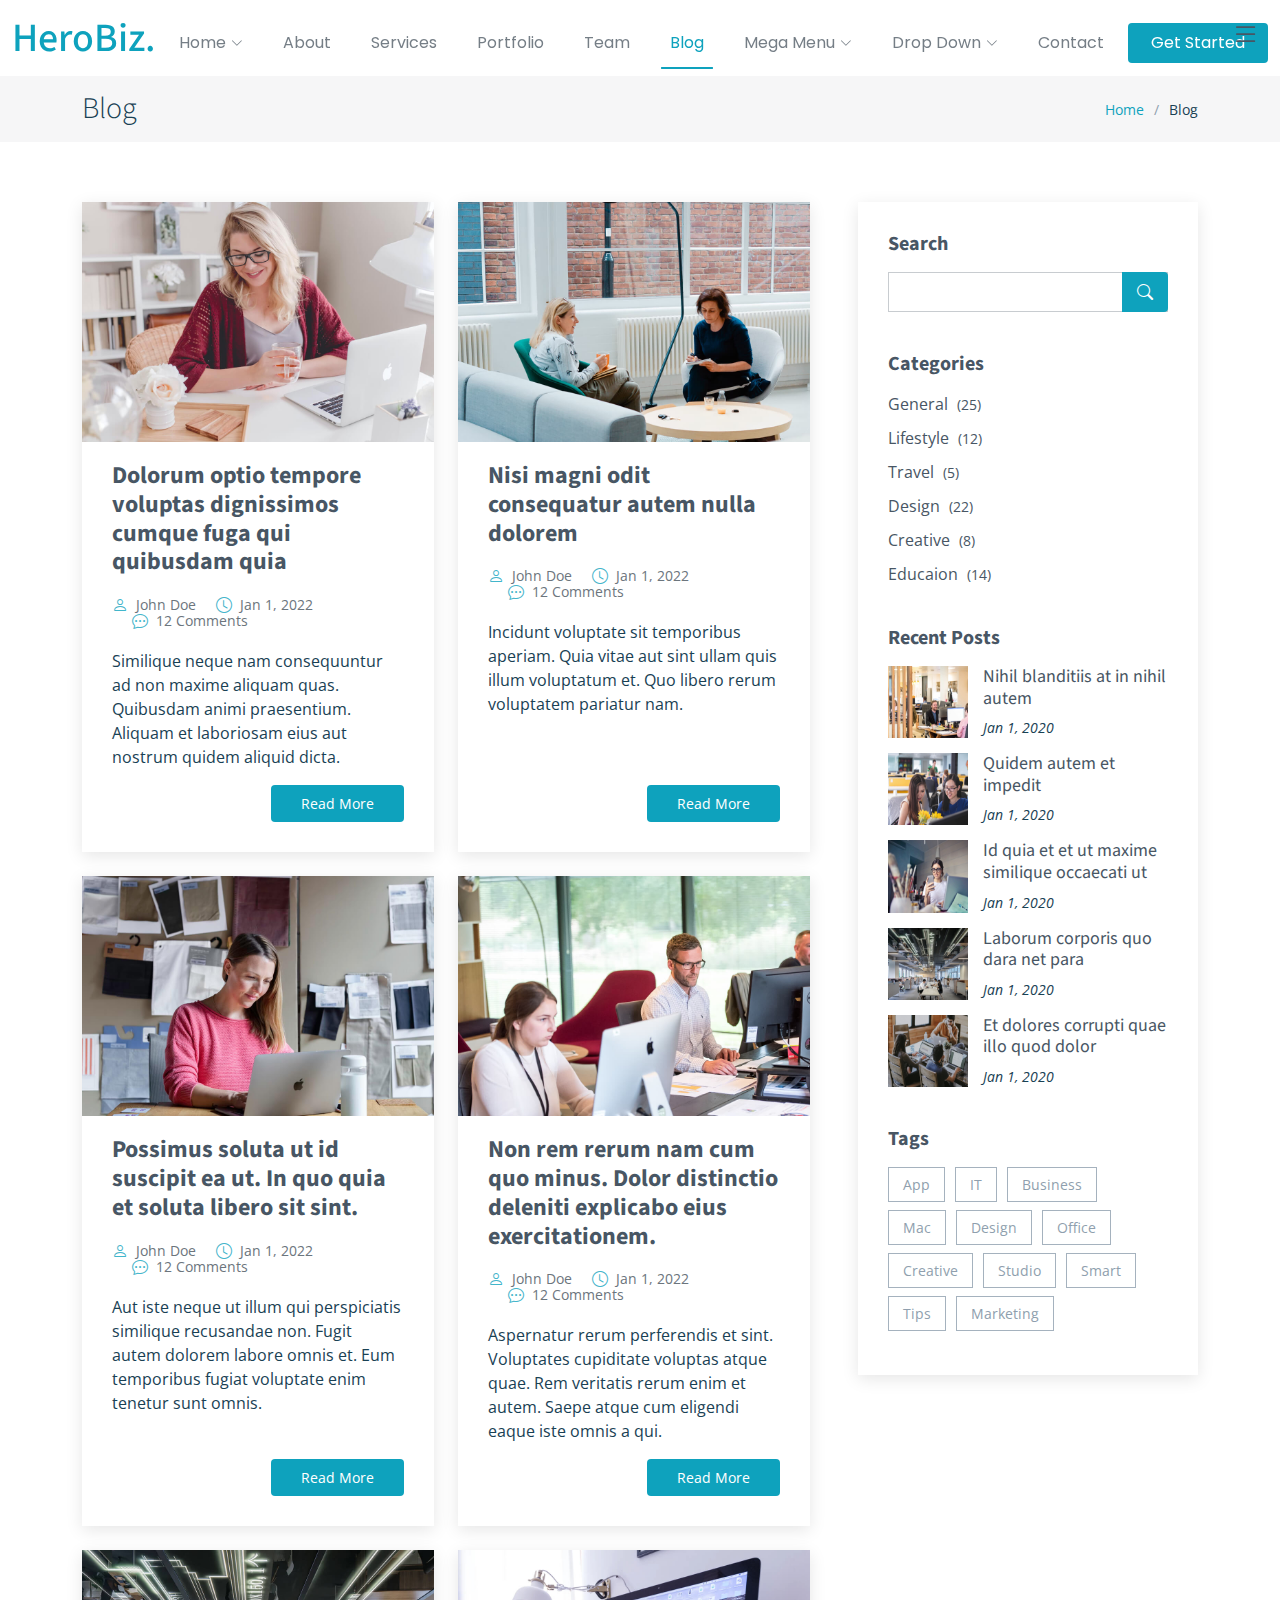
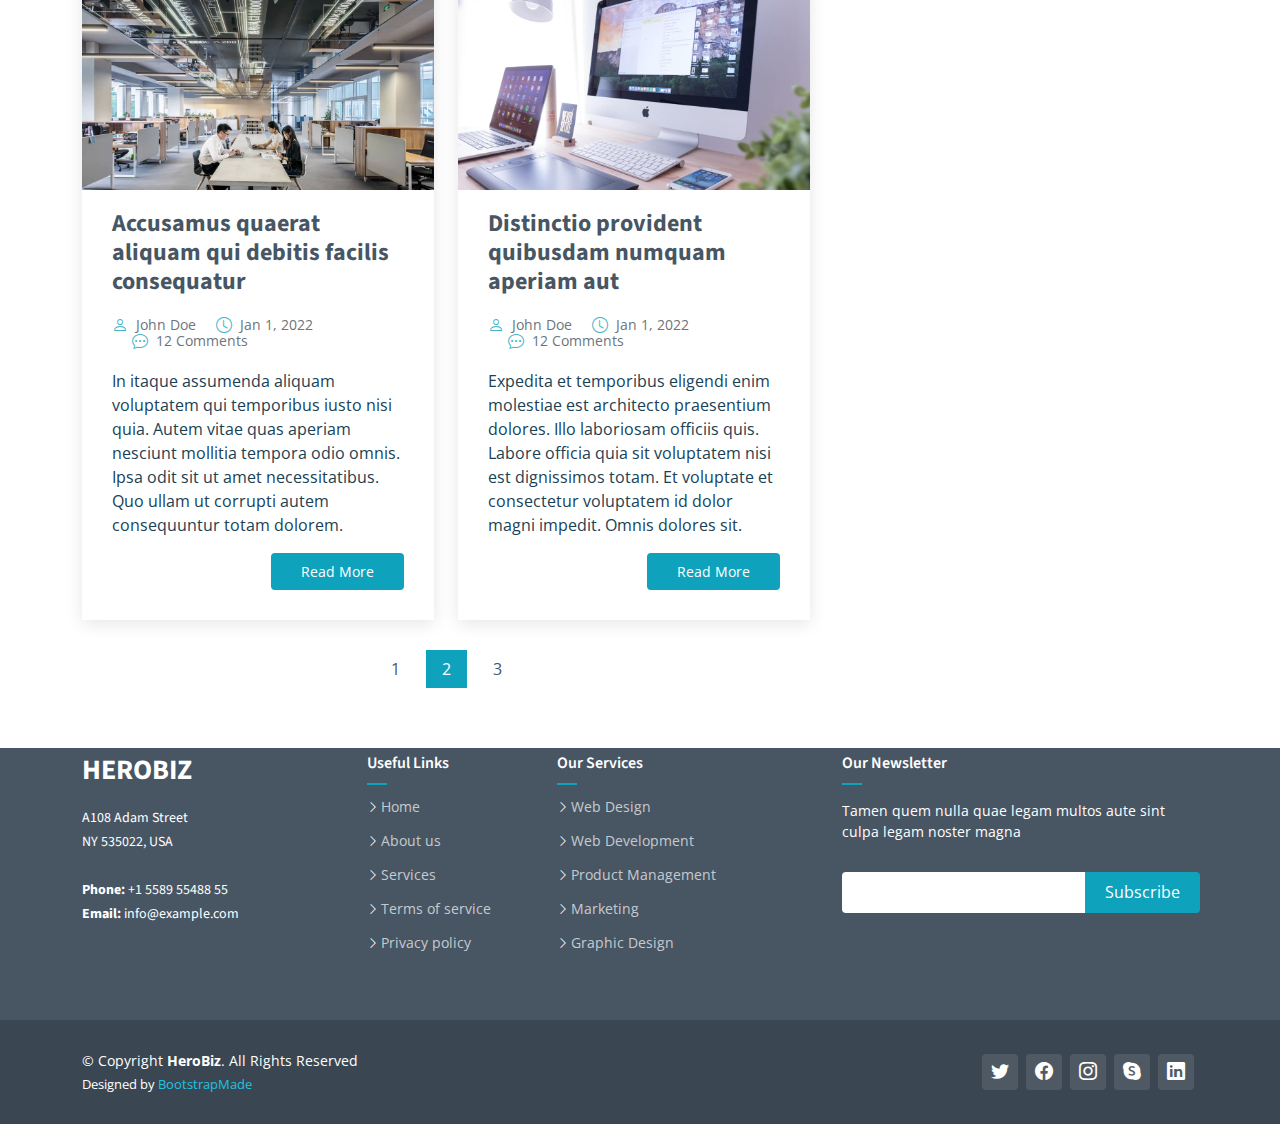
<file: HeroBiz/blog.html>
<!DOCTYPE html>
<html lang="en">

<head>
  <meta charset="utf-8">
  <meta content="width=device-width, initial-scale=1.0" name="viewport">

  <title>Blog - HeroBiz Bootstrap Template</title>
  <meta content="" name="description">
  <meta content="" name="keywords">

  <!-- Favicons -->
  <link href="assets/img/favicon.png" rel="icon">
  <link href="assets/img/apple-touch-icon.png" rel="apple-touch-icon">

  <!-- Google Fonts -->
  <link rel="preconnect" href="https://fonts.googleapis.com">
  <link rel="preconnect" href="https://fonts.gstatic.com" crossorigin>
  <link href="https://fonts.googleapis.com/css2?family=Open+Sans:ital,wght@0,300;0,400;0,500;0,600;0,700;1,300;1,400;1,500;1,600;1,700&family=Poppins:ital,wght@0,300;0,400;0,500;0,600;0,700;1,300;1,400;1,500;1,600;1,700&family=Source+Sans+Pro:ital,wght@0,300;0,400;0,600;0,700;1,300;1,400;1,600;1,700&display=swap" rel="stylesheet">

  <!-- Vendor CSS Files -->
  <link href="assets/vendor/bootstrap/css/bootstrap.min.css" rel="stylesheet">
  <link href="assets/vendor/bootstrap-icons/bootstrap-icons.css" rel="stylesheet">
  <link href="assets/vendor/aos/aos.css" rel="stylesheet">
  <link href="assets/vendor/glightbox/css/glightbox.min.css" rel="stylesheet">
  <link href="assets/vendor/swiper/swiper-bundle.min.css" rel="stylesheet">

  <!-- Variables CSS Files. Uncomment your preferred color scheme -->
  <link href="assets/css/variables.css" rel="stylesheet">
  <!-- <link href="assets/css/variables-blue.css" rel="stylesheet"> -->
  <!-- <link href="assets/css/variables-green.css" rel="stylesheet"> -->
  <!-- <link href="assets/css/variables-orange.css" rel="stylesheet"> -->
  <!-- <link href="assets/css/variables-purple.css" rel="stylesheet"> -->
  <!-- <link href="assets/css/variables-red.css" rel="stylesheet"> -->
  <!-- <link href="assets/css/variables-pink.css" rel="stylesheet"> -->

  <!-- Template Main CSS File -->
  <link href="assets/css/main.css" rel="stylesheet">

  <!-- =======================================================
  * Template Name: HeroBiz
  * Template URL: https://bootstrapmade.com/herobiz-bootstrap-business-template/
  * Updated: Mar 17 2024 with Bootstrap v5.3.3
  * Author: BootstrapMade.com
  * License: https://bootstrapmade.com/license/
  ======================================================== -->
</head>

<body>

  <!-- ======= Header ======= -->
  <header id="header" class="header fixed-top" data-scrollto-offset="0">
    <div class="container-fluid d-flex align-items-center justify-content-between">

      <a href="index.html" class="logo d-flex align-items-center scrollto me-auto me-lg-0">
        <!-- Uncomment the line below if you also wish to use an image logo -->
        <!-- <img src="assets/img/logo.png" alt=""> -->
        <h1>HeroBiz<span>.</span></h1>
      </a>

      <nav id="navbar" class="navbar">
        <ul>

          <li class="dropdown"><a href="#"><span>Home</span> <i class="bi bi-chevron-down dropdown-indicator"></i></a>
            <ul>
              <li><a href="index.html">Home 1 - index.html</a></li>
              <li><a href="index-2.html">Home 2 - index-2.html</a></li>
              <li><a href="index-3.html">Home 3 - index-3.html</a></li>
              <li><a href="index-4.html">Home 4 - index-4.html</a></li>
            </ul>
          </li>

          <li><a class="nav-link scrollto" href="index.html#about">About</a></li>
          <li><a class="nav-link scrollto" href="index.html#services">Services</a></li>
          <li><a class="nav-link scrollto" href="index.html#portfolio">Portfolio</a></li>
          <li><a class="nav-link scrollto" href="index.html#team">Team</a></li>
          <li><a href="blog.html" class="active">Blog</a></li>
          <li class="dropdown megamenu"><a href="#"><span>Mega Menu</span> <i class="bi bi-chevron-down dropdown-indicator"></i></a>
            <ul>
              <li>
                <a href="#">Column 1 link 1</a>
                <a href="#">Column 1 link 2</a>
                <a href="#">Column 1 link 3</a>
              </li>
              <li>
                <a href="#">Column 2 link 1</a>
                <a href="#">Column 2 link 2</a>
                <a href="#">Column 3 link 3</a>
              </li>
              <li>
                <a href="#">Column 3 link 1</a>
                <a href="#">Column 3 link 2</a>
                <a href="#">Column 3 link 3</a>
              </li>
              <li>
                <a href="#">Column 4 link 1</a>
                <a href="#">Column 4 link 2</a>
                <a href="#">Column 4 link 3</a>
              </li>
            </ul>
          </li>
          <li class="dropdown"><a href="#"><span>Drop Down</span> <i class="bi bi-chevron-down dropdown-indicator"></i></a>
            <ul>
              <li><a href="#">Drop Down 1</a></li>
              <li class="dropdown"><a href="#"><span>Deep Drop Down</span> <i class="bi bi-chevron-down dropdown-indicator"></i></a>
                <ul>
                  <li><a href="#">Deep Drop Down 1</a></li>
                  <li><a href="#">Deep Drop Down 2</a></li>
                  <li><a href="#">Deep Drop Down 3</a></li>
                  <li><a href="#">Deep Drop Down 4</a></li>
                  <li><a href="#">Deep Drop Down 5</a></li>
                </ul>
              </li>
              <li><a href="#">Drop Down 2</a></li>
              <li><a href="#">Drop Down 3</a></li>
              <li><a href="#">Drop Down 4</a></li>
            </ul>
          </li>
          <li><a class="nav-link scrollto" href="index.html#contact">Contact</a></li>
        </ul>
        <i class="bi bi-list mobile-nav-toggle d-none"></i>
      </nav><!-- .navbar -->

      <a class="btn-getstarted scrollto" href="index.html#about">Get Started</a>

    </div>
  </header><!-- End Header -->

  <main id="main">

    <!-- ======= Breadcrumbs ======= -->
    <div class="breadcrumbs">
      <div class="container">

        <div class="d-flex justify-content-between align-items-center">
          <h2>Blog</h2>
          <ol>
            <li><a href="index.html">Home</a></li>
            <li>Blog</li>
          </ol>
        </div>

      </div>
    </div><!-- End Breadcrumbs -->

    <!-- ======= Blog Section ======= -->
    <section id="blog" class="blog">
      <div class="container" data-aos="fade-up">

        <div class="row g-5">

          <div class="col-lg-8">

            <div class="row gy-4 posts-list">

              <div class="col-lg-6">
                <article class="d-flex flex-column">

                  <div class="post-img">
                    <img src="assets/img/blog/blog-1.jpg" alt="" class="img-fluid">
                  </div>

                  <h2 class="title">
                    <a href="blog-details.html">Dolorum optio tempore voluptas dignissimos cumque fuga qui quibusdam quia</a>
                  </h2>

                  <div class="meta-top">
                    <ul>
                      <li class="d-flex align-items-center"><i class="bi bi-person"></i> <a href="blog-details.html">John Doe</a></li>
                      <li class="d-flex align-items-center"><i class="bi bi-clock"></i> <a href="blog-details.html"><time datetime="2022-01-01">Jan 1, 2022</time></a></li>
                      <li class="d-flex align-items-center"><i class="bi bi-chat-dots"></i> <a href="blog-details.html">12 Comments</a></li>
                    </ul>
                  </div>

                  <div class="content">
                    <p>
                      Similique neque nam consequuntur ad non maxime aliquam quas. Quibusdam animi praesentium. Aliquam et laboriosam eius aut nostrum quidem aliquid dicta.
                    </p>
                  </div>

                  <div class="read-more mt-auto align-self-end">
                    <a href="blog-details.html">Read More</a>
                  </div>

                </article>
              </div><!-- End post list item -->

              <div class="col-lg-6">
                <article class="d-flex flex-column">

                  <div class="post-img">
                    <img src="assets/img/blog/blog-2.jpg" alt="" class="img-fluid">
                  </div>

                  <h2 class="title">
                    <a href="blog-details.html">Nisi magni odit consequatur autem nulla dolorem</a>
                  </h2>

                  <div class="meta-top">
                    <ul>
                      <li class="d-flex align-items-center"><i class="bi bi-person"></i> <a href="blog-details.html">John Doe</a></li>
                      <li class="d-flex align-items-center"><i class="bi bi-clock"></i> <a href="blog-details.html"><time datetime="2022-01-01">Jan 1, 2022</time></a></li>
                      <li class="d-flex align-items-center"><i class="bi bi-chat-dots"></i> <a href="blog-details.html">12 Comments</a></li>
                    </ul>
                  </div>

                  <div class="content">
                    <p>
                      Incidunt voluptate sit temporibus aperiam. Quia vitae aut sint ullam quis illum voluptatum et. Quo libero rerum voluptatem pariatur nam.
                    </p>
                  </div>

                  <div class="read-more mt-auto align-self-end">
                    <a href="blog-details.html">Read More</a>
                  </div>

                </article>
              </div><!-- End post list item -->

              <div class="col-lg-6">
                <article class="d-flex flex-column">

                  <div class="post-img">
                    <img src="assets/img/blog/blog-3.jpg" alt="" class="img-fluid">
                  </div>

                  <h2 class="title">
                    <a href="blog-details.html">Possimus soluta ut id suscipit ea ut. In quo quia et soluta libero sit sint.</a>
                  </h2>

                  <div class="meta-top">
                    <ul>
                      <li class="d-flex align-items-center"><i class="bi bi-person"></i> <a href="blog-details.html">John Doe</a></li>
                      <li class="d-flex align-items-center"><i class="bi bi-clock"></i> <a href="blog-details.html"><time datetime="2022-01-01">Jan 1, 2022</time></a></li>
                      <li class="d-flex align-items-center"><i class="bi bi-chat-dots"></i> <a href="blog-details.html">12 Comments</a></li>
                    </ul>
                  </div>

                  <div class="content">
                    <p>
                      Aut iste neque ut illum qui perspiciatis similique recusandae non. Fugit autem dolorem labore omnis et. Eum temporibus fugiat voluptate enim tenetur sunt omnis.
                    </p>
                  </div>

                  <div class="read-more mt-auto align-self-end">
                    <a href="blog-details.html">Read More</a>
                  </div>

                </article>
              </div><!-- End post list item -->

              <div class="col-lg-6">
                <article class="d-flex flex-column">

                  <div class="post-img">
                    <img src="assets/img/blog/blog-4.jpg" alt="" class="img-fluid">
                  </div>

                  <h2 class="title">
                    <a href="blog-details.html">Non rem rerum nam cum quo minus. Dolor distinctio deleniti explicabo eius exercitationem.</a>
                  </h2>

                  <div class="meta-top">
                    <ul>
                      <li class="d-flex align-items-center"><i class="bi bi-person"></i> <a href="blog-details.html">John Doe</a></li>
                      <li class="d-flex align-items-center"><i class="bi bi-clock"></i> <a href="blog-details.html"><time datetime="2022-01-01">Jan 1, 2022</time></a></li>
                      <li class="d-flex align-items-center"><i class="bi bi-chat-dots"></i> <a href="blog-details.html">12 Comments</a></li>
                    </ul>
                  </div>

                  <div class="content">
                    <p>
                      Aspernatur rerum perferendis et sint. Voluptates cupiditate voluptas atque quae. Rem veritatis rerum enim et autem. Saepe atque cum eligendi eaque iste omnis a qui.
                    </p>
                  </div>

                  <div class="read-more mt-auto align-self-end">
                    <a href="blog-details.html">Read More</a>
                  </div>

                </article>
              </div><!-- End post list item -->

              <div class="col-lg-6">
                <article class="d-flex flex-column">

                  <div class="post-img">
                    <img src="assets/img/blog/blog-5.jpg" alt="" class="img-fluid">
                  </div>

                  <h2 class="title">
                    <a href="blog-details.html">Accusamus quaerat aliquam qui debitis facilis consequatur</a>
                  </h2>

                  <div class="meta-top">
                    <ul>
                      <li class="d-flex align-items-center"><i class="bi bi-person"></i> <a href="blog-details.html">John Doe</a></li>
                      <li class="d-flex align-items-center"><i class="bi bi-clock"></i> <a href="blog-details.html"><time datetime="2022-01-01">Jan 1, 2022</time></a></li>
                      <li class="d-flex align-items-center"><i class="bi bi-chat-dots"></i> <a href="blog-details.html">12 Comments</a></li>
                    </ul>
                  </div>

                  <div class="content">
                    <p>
                      In itaque assumenda aliquam voluptatem qui temporibus iusto nisi quia. Autem vitae quas aperiam nesciunt mollitia tempora odio omnis. Ipsa odit sit ut amet necessitatibus. Quo ullam ut corrupti autem consequuntur totam dolorem.
                    </p>
                  </div>

                  <div class="read-more mt-auto align-self-end">
                    <a href="blog-details.html">Read More</a>
                  </div>

                </article>
              </div><!-- End post list item -->

              <div class="col-lg-6">
                <article class="d-flex flex-column">

                  <div class="post-img">
                    <img src="assets/img/blog/blog-6.jpg" alt="" class="img-fluid">
                  </div>

                  <h2 class="title">
                    <a href="blog-details.html">Distinctio provident quibusdam numquam aperiam aut</a>
                  </h2>

                  <div class="meta-top">
                    <ul>
                      <li class="d-flex align-items-center"><i class="bi bi-person"></i> <a href="blog-details.html">John Doe</a></li>
                      <li class="d-flex align-items-center"><i class="bi bi-clock"></i> <a href="blog-details.html"><time datetime="2022-01-01">Jan 1, 2022</time></a></li>
                      <li class="d-flex align-items-center"><i class="bi bi-chat-dots"></i> <a href="blog-details.html">12 Comments</a></li>
                    </ul>
                  </div>

                  <div class="content">
                    <p>
                      Expedita et temporibus eligendi enim molestiae est architecto praesentium dolores. Illo laboriosam officiis quis. Labore officia quia sit voluptatem nisi est dignissimos totam. Et voluptate et consectetur voluptatem id dolor magni impedit. Omnis dolores sit.
                    </p>
                  </div>

                  <div class="read-more mt-auto align-self-end">
                    <a href="blog-details.html">Read More</a>
                  </div>

                </article>
              </div><!-- End post list item -->

            </div><!-- End blog posts list -->

            <div class="blog-pagination">
              <ul class="justify-content-center">
                <li><a href="#">1</a></li>
                <li class="active"><a href="#">2</a></li>
                <li><a href="#">3</a></li>
              </ul>
            </div><!-- End blog pagination -->

          </div>

          <div class="col-lg-4">

            <div class="sidebar">

              <div class="sidebar-item search-form">
                <h3 class="sidebar-title">Search</h3>
                <form action="" class="mt-3">
                  <input type="text">
                  <button type="submit"><i class="bi bi-search"></i></button>
                </form>
              </div><!-- End sidebar search formn-->

              <div class="sidebar-item categories">
                <h3 class="sidebar-title">Categories</h3>
                <ul class="mt-3">
                  <li><a href="#">General <span>(25)</span></a></li>
                  <li><a href="#">Lifestyle <span>(12)</span></a></li>
                  <li><a href="#">Travel <span>(5)</span></a></li>
                  <li><a href="#">Design <span>(22)</span></a></li>
                  <li><a href="#">Creative <span>(8)</span></a></li>
                  <li><a href="#">Educaion <span>(14)</span></a></li>
                </ul>
              </div><!-- End sidebar categories-->

              <div class="sidebar-item recent-posts">
                <h3 class="sidebar-title">Recent Posts</h3>

                <div class="mt-3">

                  <div class="post-item mt-3">
                    <img src="assets/img/blog/blog-recent-1.jpg" alt="" class="flex-shrink-0">
                    <div>
                      <h4><a href="blog-post.html">Nihil blanditiis at in nihil autem</a></h4>
                      <time datetime="2020-01-01">Jan 1, 2020</time>
                    </div>
                  </div><!-- End recent post item-->

                  <div class="post-item">
                    <img src="assets/img/blog/blog-recent-2.jpg" alt="" class="flex-shrink-0">
                    <div>
                      <h4><a href="blog-post.html">Quidem autem et impedit</a></h4>
                      <time datetime="2020-01-01">Jan 1, 2020</time>
                    </div>
                  </div><!-- End recent post item-->

                  <div class="post-item">
                    <img src="assets/img/blog/blog-recent-3.jpg" alt="" class="flex-shrink-0">
                    <div>
                      <h4><a href="blog-post.html">Id quia et et ut maxime similique occaecati ut</a></h4>
                      <time datetime="2020-01-01">Jan 1, 2020</time>
                    </div>
                  </div><!-- End recent post item-->

                  <div class="post-item">
                    <img src="assets/img/blog/blog-recent-4.jpg" alt="" class="flex-shrink-0">
                    <div>
                      <h4><a href="blog-post.html">Laborum corporis quo dara net para</a></h4>
                      <time datetime="2020-01-01">Jan 1, 2020</time>
                    </div>
                  </div><!-- End recent post item-->

                  <div class="post-item">
                    <img src="assets/img/blog/blog-recent-5.jpg" alt="" class="flex-shrink-0">
                    <div>
                      <h4><a href="blog-post.html">Et dolores corrupti quae illo quod dolor</a></h4>
                      <time datetime="2020-01-01">Jan 1, 2020</time>
                    </div>
                  </div><!-- End recent post item-->

                </div>

              </div><!-- End sidebar recent posts-->

              <div class="sidebar-item tags">
                <h3 class="sidebar-title">Tags</h3>
                <ul class="mt-3">
                  <li><a href="#">App</a></li>
                  <li><a href="#">IT</a></li>
                  <li><a href="#">Business</a></li>
                  <li><a href="#">Mac</a></li>
                  <li><a href="#">Design</a></li>
                  <li><a href="#">Office</a></li>
                  <li><a href="#">Creative</a></li>
                  <li><a href="#">Studio</a></li>
                  <li><a href="#">Smart</a></li>
                  <li><a href="#">Tips</a></li>
                  <li><a href="#">Marketing</a></li>
                </ul>
              </div><!-- End sidebar tags-->

            </div><!-- End Blog Sidebar -->

          </div>

        </div>

      </div>
    </section><!-- End Blog Section -->

  </main><!-- End #main -->

  <!-- ======= Footer ======= -->
  <footer id="footer" class="footer">

    <div class="footer-content">
      <div class="container">
        <div class="row">

          <div class="col-lg-3 col-md-6">
            <div class="footer-info">
              <h3>HeroBiz</h3>
              <p>
                A108 Adam Street <br>
                NY 535022, USA<br><br>
                <strong>Phone:</strong> +1 5589 55488 55<br>
                <strong>Email:</strong> info@example.com<br>
              </p>
            </div>
          </div>

          <div class="col-lg-2 col-md-6 footer-links">
            <h4>Useful Links</h4>
            <ul>
              <li><i class="bi bi-chevron-right"></i> <a href="#">Home</a></li>
              <li><i class="bi bi-chevron-right"></i> <a href="#">About us</a></li>
              <li><i class="bi bi-chevron-right"></i> <a href="#">Services</a></li>
              <li><i class="bi bi-chevron-right"></i> <a href="#">Terms of service</a></li>
              <li><i class="bi bi-chevron-right"></i> <a href="#">Privacy policy</a></li>
            </ul>
          </div>

          <div class="col-lg-3 col-md-6 footer-links">
            <h4>Our Services</h4>
            <ul>
              <li><i class="bi bi-chevron-right"></i> <a href="#">Web Design</a></li>
              <li><i class="bi bi-chevron-right"></i> <a href="#">Web Development</a></li>
              <li><i class="bi bi-chevron-right"></i> <a href="#">Product Management</a></li>
              <li><i class="bi bi-chevron-right"></i> <a href="#">Marketing</a></li>
              <li><i class="bi bi-chevron-right"></i> <a href="#">Graphic Design</a></li>
            </ul>
          </div>

          <div class="col-lg-4 col-md-6 footer-newsletter">
            <h4>Our Newsletter</h4>
            <p>Tamen quem nulla quae legam multos aute sint culpa legam noster magna</p>
            <form action="" method="post">
              <input type="email" name="email"><input type="submit" value="Subscribe">
            </form>

          </div>

        </div>
      </div>
    </div>

    <div class="footer-legal text-center">
      <div class="container d-flex flex-column flex-lg-row justify-content-center justify-content-lg-between align-items-center">

        <div class="d-flex flex-column align-items-center align-items-lg-start">
          <div class="copyright">
            &copy; Copyright <strong><span>HeroBiz</span></strong>. All Rights Reserved
          </div>
          <div class="credits">
            <!-- All the links in the footer should remain intact. -->
            <!-- You can delete the links only if you purchased the pro version. -->
            <!-- Licensing information: https://bootstrapmade.com/license/ -->
            <!-- Purchase the pro version with working PHP/AJAX contact form: https://bootstrapmade.com/herobiz-bootstrap-business-template/ -->
            Designed by <a href="https://bootstrapmade.com/">BootstrapMade</a>
          </div>
        </div>

        <div class="social-links order-first order-lg-last mb-3 mb-lg-0">
          <a href="#" class="twitter"><i class="bi bi-twitter"></i></a>
          <a href="#" class="facebook"><i class="bi bi-facebook"></i></a>
          <a href="#" class="instagram"><i class="bi bi-instagram"></i></a>
          <a href="#" class="google-plus"><i class="bi bi-skype"></i></a>
          <a href="#" class="linkedin"><i class="bi bi-linkedin"></i></a>
        </div>

      </div>
    </div>

  </footer><!-- End Footer -->

  <a href="#" class="scroll-top d-flex align-items-center justify-content-center"><i class="bi bi-arrow-up-short"></i></a>

  <div id="preloader"></div>

  <!-- Vendor JS Files -->
  <script src="assets/vendor/bootstrap/js/bootstrap.bundle.min.js"></script>
  <script src="assets/vendor/aos/aos.js"></script>
  <script src="assets/vendor/glightbox/js/glightbox.min.js"></script>
  <script src="assets/vendor/isotope-layout/isotope.pkgd.min.js"></script>
  <script src="assets/vendor/swiper/swiper-bundle.min.js"></script>
  <script src="assets/vendor/php-email-form/validate.js"></script>

  <!-- Template Main JS File -->
  <script src="assets/js/main.js"></script>

</body>

</html>
</file>
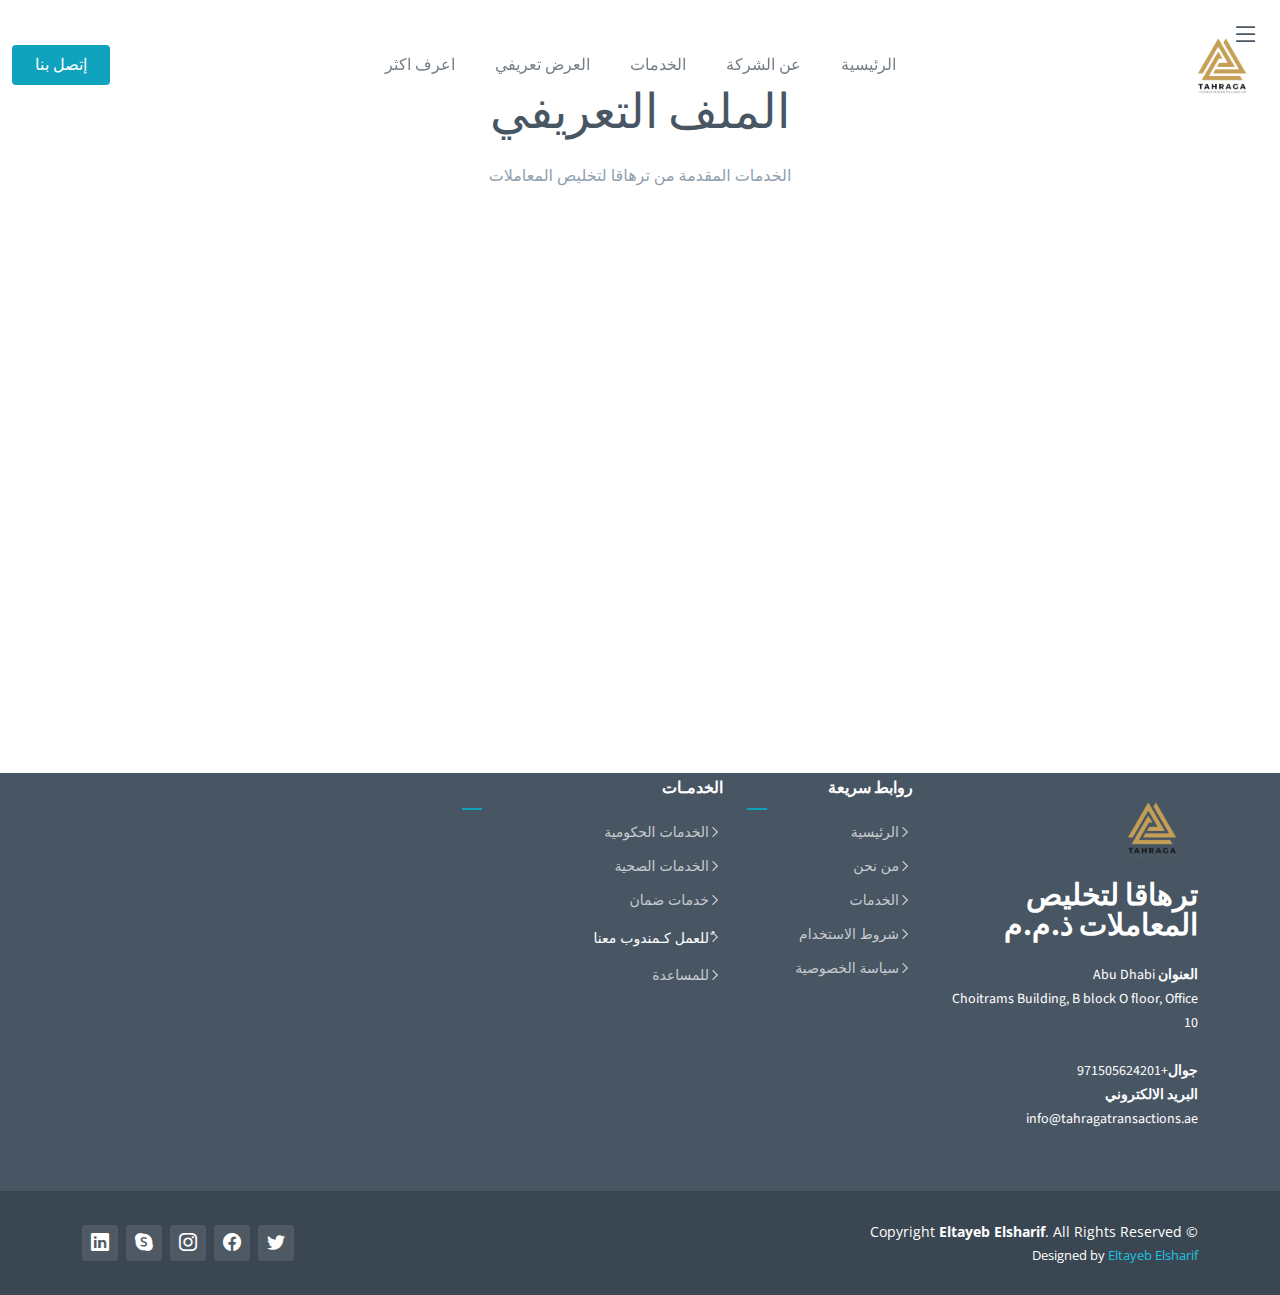
<file: HeroBiz/inner-page.html>
<!DOCTYPE html>
<html lang="AR" dir="rtl">
<head>
 
<head>
  <meta charset="utf-8">
  <meta content="width=device-width, initial-scale=1.0" name="viewport">

  <title>ترهاقا لتخليص المعاملات - الملف التعريفي</title>
  <meta content="" name="description">
  <meta content="" name="keywords">

  <!-- Favicons -->
  <link href="assets/img/logo.png" rel="icon">
  <link href="assets/img/logo.png" rel="apple-touch-icon">

  <!-- Google Fonts -->
  <link rel="preconnect" href="https://fonts.googleapis.com">
  <link rel="preconnect" href="https://fonts.gstatic.com" crossorigin>
  <link href="https://fonts.googleapis.com/css2?family=Open+Sans:ital,wght@0,300;0,400;0,500;0,600;0,700;1,300;1,400;1,500;1,600;1,700&family=Poppins:ital,wght@0,300;0,400;0,500;0,600;0,700;1,300;1,400;1,500;1,600;1,700&family=Source+Sans+Pro:ital,wght@0,300;0,400;0,600;0,700;1,300;1,400;1,600;1,700&display=swap" rel="stylesheet">

  <!-- Vendor CSS Files -->
  <link href="assets/vendor/bootstrap/css/bootstrap.min.css" rel="stylesheet">
  <link href="assets/vendor/bootstrap-icons/bootstrap-icons.css" rel="stylesheet">
  <link href="assets/vendor/aos/aos.css" rel="stylesheet">
  <link href="assets/vendor/glightbox/css/glightbox.min.css" rel="stylesheet">
  <link href="assets/vendor/swiper/swiper-bundle.min.css" rel="stylesheet">

  <!-- Variables CSS Files. Uncomment your preferred color scheme -->
  <link href="assets/css/variables.css" rel="stylesheet">
  <!-- <link href="assets/css/variables-blue.css" rel="stylesheet"> -->
  <!-- <link href="assets/css/variables-green.css" rel="stylesheet"> -->
  <!-- <link href="assets/css/variables-orange.css" rel="stylesheet"> -->
  <!-- <link href="assets/css/variables-purple.css" rel="stylesheet"> -->
  <!-- <link href="assets/css/variables-red.css" rel="stylesheet"> -->
  <!-- <link href="assets/css/variables-pink.css" rel="stylesheet"> -->

  <!-- Template Main CSS File -->
  <link href="assets/css/main.css" rel="stylesheet">


</head>
  <!-- ======= Header ======= -->
 <!-- ======= Header ======= -->
 <header id="header" class="header fixed-top" data-scrollto-offset="0">
  <div class="container-fluid d-flex align-items-center justify-content-between">

    <a href="index.html" class="logo d-flex align-items-center scrollto me-auto me-lg-0">
      <!-- Uncomment the line below if you also wish to use an image logo -->
      <img src="assets/img/logo.png" alt="ترهاقا لتخليص المعاملات">
    
    </a>

    <nav id="navbar" class="navbar">
      <ul>

        <li class="nav-link scrollto"><a href="index.html"><span>الرئيسية</span></a></li>
        <li><a class="nav-link scrollto" href="index.html#about">عن الشركة</a></li>
        <li><a class="nav-link scrollto" href="index.html#services">الخدمات</a></li>
        <a class="nav-link scrollto" href="#">العرض تعريفي</a>
       
       
        <li><a class="nav-link scrollto" href="#">اعرف اكثر</a></li>
      </ul>
      <i class="bi bi-list mobile-nav-toggle d-none"></i>
    </nav><!-- .navbar -->

    <a class="btn-getstarted scrollto" href="index.html#contact">إتصل بنا</a>

  </div>
</header><!-- End Header -->
<BODY style="margin-top: 25px;">
    <!-- ======= Blog Section ======= -->

    
    <section>
    <div class="section-header">
      <h2 style="position: center;">الملف التعريفي</h2>
      <p>الخدمات المقدمة من ترهاقا لتخليص المعاملات</p>
    </div>
      <div class="container" data-aos="fade-up">
        <body style="margin: 30px; padding: 10px;">
       <iframe src="https://drive.google.com/file/d/1D27_9wAINBthrVr3YM1xbKmDUb6aGPoC/preview" width="640" height="480" allow="autoplay"></iframe>
        </div>
    </section>
      
  <!-- ======= Footer ======= -->
  <footer id="footer" class="footer">

    <div class="footer-content">
      <div class="container">
        <div class="row">
          
          <div class="col-lg-3 col-md-6">
            <div class="footer-info">
           <img style="height: 100px; width: 90; " src="assets/img/logo.png">
                
              <h3 style="font-size: 30px;">ترهاقا لتخليص المعاملات ذ.م.م</h3>
              <p><strong>العنوان</strong>
                Abu Dhabi <br>
                 Choitrams Building, B block O floor, Office 10<br><br>
                <strong>جوال</strong>+971505624201<br>
                <strong>البريد الالكتروني</strong> info@tahragatransactions.ae<br>
              </p>
            </div>
          </div>

          <div class="col-lg-2 col-md-6 footer-links">
            <h4>روابط سريعة</h4>
            <ul>
              <li><i class="bi bi-chevron-right"></i> <a href="#">الرئيسية</a></li>
              <li><i class="bi bi-chevron-right"></i> <a href="#">من نحن</a></li>
              <li><i class="bi bi-chevron-right"></i> <a href="#">الخدمات</a></li>
              <li><i class="bi bi-chevron-right"></i> <a href="#">شروط الاستخدام</a></li>
              <li><i class="bi bi-chevron-right"></i> <a href="#">سياسة الخصوصية</a></li>
            </ul>
          </div>

          <div class="col-lg-3 col-md-6 footer-links">
            <h4>الخدمـات</h4>
            <ul>
              <li><i class="bi bi-chevron-right"></i> <a href="#">الخدمات الحكومية</a></li>
              <li><i class="bi bi-chevron-right"></i> <a href="#">الخدمات الصحية</a></li>
              <li><i class="bi bi-chevron-right"></i> <a href="#">خدمات ضمان</a></li>
              <li><i class="bi bi-chevron-right"></i> <a href="#"></a>ٌللعمل كـمندوب معنا</a></li>
              <li><i class="bi bi-chevron-right"></i> <a href="#">للمساعدة</a></li>
            </ul>
          </div>

        </div>
      </div>
    </div>

    <div class="footer-legal text-center">
      <div class="container d-flex flex-column flex-lg-row justify-content-center justify-content-lg-between align-items-center">

        <div class="d-flex flex-column align-items-center align-items-lg-start">
          <div class="copyright">
            &copy; Copyright <strong><span>Eltayeb Elsharif</span></strong>. All Rights Reserved
          </div>
          <div class="credits">
            <!-- All the links in the footer should remain intact. -->
            <!-- You can delete the links only if you purchased the pro version. -->
            <!-- Licensing information: https://bootstrapmade.com/license/ -->
            <!-- Purchase the pro version with working PHP/AJAX contact form: https://bootstrapmade.com/herobiz-bootstrap-business-template/ -->
            Designed by <a href="www.Instagram.com/altayebb">Eltayeb Elsharif</a>
          </div>
        </div>

        <div class="social-links order-first order-lg-last mb-3 mb-lg-0">
          <a href="#" class="twitter"><i class="bi bi-twitter"></i></a>
          <a href="#" class="facebook"><i class="bi bi-facebook"></i></a>
          <a href="#" class="instagram"><i class="bi bi-instagram"></i></a>
          <a href="#" class="google-plus"><i class="bi bi-skype"></i></a>
          <a href="#" class="linkedin"><i class="bi bi-linkedin"></i></a>
        </div>

      </div>
    </div>
  </footer><!-- End Footer -->

  <a href="#" class="scroll-top d-flex align-items-center justify-content-center"><i class="bi bi-arrow-up-short"></i></a>

  <div id="preloader"></div>

  <!-- Vendor JS Files -->
  <script src="assets/vendor/bootstrap/js/bootstrap.bundle.min.js"></script>
  <script src="assets/vendor/aos/aos.js"></script>
  <script src="assets/vendor/glightbox/js/glightbox.min.js"></script>
  <script src="assets/vendor/isotope-layout/isotope.pkgd.min.js"></script>
  <script src="assets/vendor/swiper/swiper-bundle.min.js"></script>
  <script src="assets/vendor/php-email-form/validate.js"></script>

  <!-- Template Main JS File -->
  <script src="assets/js/main.js"></script>
</BODY>

</html>
</file>
<file: HeroBiz/assets/css/variables.css>
/**
* Template Name: HeroBiz
* File: variables.css
* Description: Easily customize colors, typography, and other repetitive properties used in the template main stylesheet file main.css
* 
* Template URL: https://bootstrapmade.com/herobiz-bootstrap-business-template/
* Author: BootstrapMade.com
* License: https://bootstrapmade.com/license/
* 
* Contents:
* 1. HeroBiz template variables 
* 2. Override default Bootstrap variables
* 3. Set color and background class names
*
* Learn more about CSS variables at https://developer.mozilla.org/en-US/docs/Web/CSS/Using_CSS_custom_properties
*/

/*--------------------------------------------------------------
# 1. HeroBiz template variables 
--------------------------------------------------------------*/
:root {

  /* Fonts */
  --font-default: 'Open Sans', system-ui, -apple-system, "Segoe UI", Roboto, "Helvetica Neue", Arial, "Noto Sans", "Liberation Sans", sans-serif, "Apple Color Emoji", "Segoe UI Emoji", "Segoe UI Symbol", "Noto Color Emoji";
  --font-primary: 'Source Sans Pro', sans-serif;
  --font-secondary: 'Poppins', sans-serif;

  /* Colors */
  /* The *-rgb color names are simply the RGB converted value of the corresponding color for use in the rgba() function */

  /* Default text color */
  --color-default:#194154;

  /* Defult links color */
  --color-links: #0ea2bd;
  --color-links-hover: #1ec3e0;

  /* Primay colors */
  --color-primary: #0ea2bd;
  --color-primary-light: #1ec3e0;
  --color-primary-dark: #0189a1;

  --color-primary-rgb: 14, 162, 189;
  --color-primary-light-rgb: 30, 195, 224;
  --color-primary-dark-rgb: 1, 137, 161;

  /* Secondary colors */
  --color-secondary: #485664;
  --color-secondary-light: #8f9fae;
  --color-secondary-dark: #3a4753;

  --color-secondary-rgb: 72, 86, 100;
  --color-secondary-light-rgb: 143, 159, 174;
  --color-secondary-dark-rgb: 58, 71, 83;

  /* General colors */
  --color-blue: #0d6efd;
  --color-blue-rgb: 13, 110, 253;

  --color-indigo: #6610f2;
  --color-indigo-rgb: 102, 16, 242;

  --color-purple: #6f42c1;
  --color-purple-rgb: 111, 66, 193;

  --color-pink: #f3268c;
  --color-pink-rgb: 243, 38, 140;

  --color-red: #df1529;
  --color-red-rgb: 223, 21, 4;

  --color-orange: #fd7e14;
  --color-orange-rgb: 253, 126, 20;

  --color-yellow: #ffc107;
  --color-yellow-rgb: 255, 193, 7;

  --color-green: #059652;
  --color-green-rgb: 5, 150, 82;

  --color-teal: #20c997;
  --color-teal-rgb: 32, 201, 151;

  --color-cyan: #0dcaf0;
  --color-cyan-rgb: 13, 202, 240;

  --color-white: #ffffff;
  --color-white-rgb: 255, 255, 255;

  --color-gray: #6c757d;
  --color-gray-rgb: 108, 117, 125;

  --color-black: #000000;
  --color-black-rgb: 0, 0, 0;
  
}

/*--------------------------------------------------------------
# 2. Override default Bootstrap variables
--------------------------------------------------------------*/
:root {

  --bs-blue: var(--color-blue);
  --bs-indigo: var(--color-indigo);
  --bs-purple: var(--color-purple);
  --bs-pink: var(--color-pink);
  --bs-red: var(--color-red);
  --bs-orange: var(--color-orange);
  --bs-yellow: var(--color-yellow);
  --bs-green: var(--color-green);
  --bs-teal: var(--color-teal);
  --bs-cyan: var(--color-cyan);
  --bs-white: var(--color-white);
  --bs-gray: var(--color-gray);
  --bs-gray-dark: #343a40;
  --bs-gray-100: #f8f9fa;
  --bs-gray-200: #e9ecef;
  --bs-gray-300: #dee2e6;
  --bs-gray-400: #ced4da;
  --bs-gray-500: #adb5bd;
  --bs-gray-600: #6c757d;
  --bs-gray-700: #495057;
  --bs-gray-800: #343a40;
  --bs-gray-900: #212529;
  --bs-primary: var(--color-blue);
  --bs-secondary: var(--color-blue);
  --bs-success: #198754;
  --bs-info: #0dcaf0;
  --bs-warning: #ffc107;
  --bs-danger: #dc3545;
  --bs-light: #f8f9fa;
  --bs-dark: #212529;
  --bs-primary-rgb: var(--color-primary-rgb);
  --bs-secondary-rgb: var(--color-secondary-rgb);
  --bs-success-rgb: 25, 135, 84;
  --bs-info-rgb: 13, 202, 240;
  --bs-warning-rgb: 255, 193, 7;
  --bs-danger-rgb: 220, 53, 69;
  --bs-light-rgb: 248, 249, 250;
  --bs-dark-rgb: 33, 37, 41;
  --bs-white-rgb: var(--color-white-rgb);
  --bs-black-rgb: var(--color-black-rgb);
  --bs-body-color-rgb: var(--color-default-rgb);
  --bs-body-bg-rgb: 255, 255, 255;
  --bs-font-sans-serif: var(--font-default);
  --bs-font-monospace: SFMono-Regular, Menlo, Monaco, Consolas, "Liberation Mono", "Courier New", monospace;
  --bs-gradient: linear-gradient(180deg, rgba(255, 255, 255, 0.15), rgba(255, 255, 255, 0));
  --bs-body-font-family: var(--font-default);
  --bs-body-font-size: 1rem;
  --bs-body-font-weight: 400;
  --bs-body-line-height: 1.5;
  --bs-body-color: var(--color-default);
  --bs-body-bg: #fff;

}

/*--------------------------------------------------------------
# 3. Set color and background class names
--------------------------------------------------------------*/
/* Fonts */
.font-default { font-family: var(--font-default) !important; }
.font-primary { font-family: var(--font-primary) !important;}
.font-secondary { font-family: var(--font-secondary) !important; }

/* Text Colors */
.color-default { color: var(--color-default) !important; }
.color-links { color: var(--color-links) !important; }
.color-links:hover { color: var(--color-links-hover) !important; }
.color-primary { color: var(--color-primary) !important; }
.color-primary-light { color: var(--color-primary-light) !important; }
.color-primary-dark { color: var(--color-primary-dark) !important; }
.color-secondary { color: var(--color-secondary) !important; }
.color-secondary-light { color: var(--color-secondary-light) !important; }
.color-secondary-dark { color: var(--color-secondary-dark) !important; }
.color-blue { color: var(--color-blue) !important; }
.color-indigo { color: var(--color-indigo) !important; }
.color-purple { color: var(--color-purple) !important; }
.color-pink { color: var(--color-pink) !important; }
.color-red { color: var(--color-red) !important; }
.color-orange { color: var(--color-orange) !important; }
.color-yellow { color: var(--color-yellow) !important; }
.color-green { color: var(--color-green) !important; }
.color-teal { color: var(--color-teal) !important; }
.color-cyan { color: var(--color-cyan) !important; }
.color-white { color: var(--color-white) !important; }
.color-gray { color: var(--color-gray) !important; }
.color-black { color: var(--color-black) !important; }

/* Background Colors */
.bg-default { background-color: var(--color-default) !important; }
.bg-primary { background-color: var(--color-primary) !important; }
.bg-primary-light { background-color: var(--color-primary-light) !important; }
.bg-primary-dark { background-color: var(--color-primary-dark) !important; }
.bg-secondary { background-color: var(--color-secondary) !important; }
.bg-secondary-light { background-color: var(--color-secondary-light) !important; }
.bg-secondary-dark { background-color: var(--color-secondary-dark) !important; }
.bg-blue { background-color: var(--color-blue) !important; }
.bg-indigo { background-color: var(--color-indigo) !important; }
.bg-purple { background-color: var(--color-purple) !important; }
.bg-pink { background-color: var(--color-pink) !important; }
.bg-red { background-color: var(--color-red) !important; }
.bg-orange { background-color: var(--color-orange) !important; }
.bg-yellow { background-color: var(--color-yellow) !important; }
.bg-green { background-color: var(--color-green) !important; }
.bg-teal { background-color: var(--color-teal) !important; }
.bg-cyan { background-color: var(--color-cyan) !important; }
.bg-white { background-color: var(--color-white) !important; }
.bg-gray { background-color: var(--color-gray) !important; }
.bg-black { background-color: var(--color-black) !important; }
</file>
<file: HeroBiz/assets/css/variables-blue.css>
/**
* Template Name: HeroBiz
* File: variables-blue.css
* Description: Easily customize colors, typography, and other repetitive properties used in the template main stylesheet file main.css
* 
* Template URL: https://bootstrapmade.com/herobiz-bootstrap-business-template/
* Author: BootstrapMade.com
* License: https://bootstrapmade.com/license/
* 
* Contents:
* 1. HeroBiz template variables 
* 2. Override default Bootstrap variables
* 3. Set color and background class names
*
* Learn more about CSS variables at https://developer.mozilla.org/en-US/docs/Web/CSS/Using_CSS_custom_properties
*/

/*--------------------------------------------------------------
# 1. HeroBiz template variables 
--------------------------------------------------------------*/
:root {

  /* Fonts */
  --font-default: 'Open Sans', system-ui, -apple-system, "Segoe UI", Roboto, "Helvetica Neue", Arial, "Noto Sans", "Liberation Sans", sans-serif, "Apple Color Emoji", "Segoe UI Emoji", "Segoe UI Symbol", "Noto Color Emoji";
  --font-primary: 'Source Sans Pro', sans-serif;
  --font-secondary: 'Poppins', sans-serif;

  /* Colors */
  /* The *-rgb color names are simply the RGB converted value of the corresponding color for use in the rgba() function */

  /* Default text color */
  --color-default: #1a1f24;
  --color-default-rgb: 26, 31, 36;

  /* Defult links color */
  --color-links: #3279fc;
  --color-links-hover: #4797ff;

  /* Primay colors */
  --color-primary: #3279fc;
  --color-primary-light: #4797ff;
  --color-primary-dark: #1c61e2;

  --color-primary-rgb: 50, 121, 252;
  --color-primary-light-rgb: 71, 151, 255;
  --color-primary-dark-rgb: 28, 97, 226;

  /* Secondary colors */
  --color-secondary: #5670a0;
  --color-secondary-light: #6e87b6;
  --color-secondary-dark: #3b5380;

  --color-secondary-rgb: 86, 112, 160;
  --color-secondary-light-rgb: 110, 135, 182;
  --color-secondary-dark-rgb: 59, 83, 128;

  /* General colors */
  --color-blue: #0d6efd;
  --color-blue-rgb: 13, 110, 253;

  --color-indigo: #6610f2;
  --color-indigo-rgb: 102, 16, 242;

  --color-purple: #6f42c1;
  --color-purple-rgb: 111, 66, 193;

  --color-pink: #f3268c;
  --color-pink-rgb: 243, 38, 140;

  --color-red: #df1529;
  --color-red-rgb: 223, 21, 4;

  --color-orange: #fd7e14;
  --color-orange-rgb: 253, 126, 20;

  --color-yellow: #ffc107;
  --color-yellow-rgb: 255, 193, 7;

  --color-green: #059652;
  --color-green-rgb: 5, 150, 82;

  --color-teal: #20c997;
  --color-teal-rgb: 32, 201, 151;

  --color-cyan: #0dcaf0;
  --color-cyan-rgb: 13, 202, 240;

  --color-white: #ffffff;
  --color-white-rgb: 255, 255, 255;

  --color-gray: #6c757d;
  --color-gray-rgb: 108, 117, 125;

  --color-black: #000000;
  --color-black-rgb: 0, 0, 0;
  
}

/*--------------------------------------------------------------
# 2. Override default Bootstrap variables
--------------------------------------------------------------*/
:root {

  --bs-blue: var(--color-blue);
  --bs-indigo: var(--color-indigo);
  --bs-purple: var(--color-purple);
  --bs-pink: var(--color-pink);
  --bs-red: var(--color-red);
  --bs-orange: var(--color-orange);
  --bs-yellow: var(--color-yellow);
  --bs-green: var(--color-green);
  --bs-teal: var(--color-teal);
  --bs-cyan: var(--color-cyan);
  --bs-white: var(--color-white);
  --bs-gray: var(--color-gray);
  --bs-gray-dark: #343a40;
  --bs-gray-100: #f8f9fa;
  --bs-gray-200: #e9ecef;
  --bs-gray-300: #dee2e6;
  --bs-gray-400: #ced4da;
  --bs-gray-500: #adb5bd;
  --bs-gray-600: #6c757d;
  --bs-gray-700: #495057;
  --bs-gray-800: #343a40;
  --bs-gray-900: #212529;
  --bs-primary: var(--color-blue);
  --bs-secondary: var(--color-blue);
  --bs-success: #198754;
  --bs-info: #0dcaf0;
  --bs-warning: #ffc107;
  --bs-danger: #dc3545;
  --bs-light: #f8f9fa;
  --bs-dark: #212529;
  --bs-primary-rgb: var(--color-primary-rgb);
  --bs-secondary-rgb: var(--color-secondary-rgb);
  --bs-success-rgb: 25, 135, 84;
  --bs-info-rgb: 13, 202, 240;
  --bs-warning-rgb: 255, 193, 7;
  --bs-danger-rgb: 220, 53, 69;
  --bs-light-rgb: 248, 249, 250;
  --bs-dark-rgb: 33, 37, 41;
  --bs-white-rgb: var(--color-white-rgb);
  --bs-black-rgb: var(--color-black-rgb);
  --bs-body-color-rgb: var(--color-default-rgb);
  --bs-body-bg-rgb: 255, 255, 255;
  --bs-font-sans-serif: var(--font-default);
  --bs-font-monospace: SFMono-Regular, Menlo, Monaco, Consolas, "Liberation Mono", "Courier New", monospace;
  --bs-gradient: linear-gradient(180deg, rgba(255, 255, 255, 0.15), rgba(255, 255, 255, 0));
  --bs-body-font-family: var(--font-default);
  --bs-body-font-size: 1rem;
  --bs-body-font-weight: 400;
  --bs-body-line-height: 1.5;
  --bs-body-color: var(--color-default);
  --bs-body-bg: #fff;

}

/*--------------------------------------------------------------
# 3. Set color and background class names
--------------------------------------------------------------*/
/* Fonts */
.font-default { font-family: var(--font-default) !important; }
.font-primary { font-family: var(--font-primary) !important;}
.font-secondary { font-family: var(--font-secondary) !important; }

/* Text Colors */
.color-default { color: var(--color-default) !important; }
.color-links { color: var(--color-links) !important; }
.color-links:hover { color: var(--color-links-hover) !important; }
.color-primary { color: var(--color-primary) !important; }
.color-primary-light { color: var(--color-primary-light) !important; }
.color-primary-dark { color: var(--color-primary-dark) !important; }
.color-secondary { color: var(--color-secondary) !important; }
.color-secondary-light { color: var(--color-secondary-light) !important; }
.color-secondary-dark { color: var(--color-secondary-dark) !important; }
.color-blue { color: var(--color-blue) !important; }
.color-indigo { color: var(--color-indigo) !important; }
.color-purple { color: var(--color-purple) !important; }
.color-pink { color: var(--color-pink) !important; }
.color-red { color: var(--color-red) !important; }
.color-orange { color: var(--color-orange) !important; }
.color-yellow { color: var(--color-yellow) !important; }
.color-green { color: var(--color-green) !important; }
.color-teal { color: var(--color-teal) !important; }
.color-cyan { color: var(--color-cyan) !important; }
.color-white { color: var(--color-white) !important; }
.color-gray { color: var(--color-gray) !important; }
.color-black { color: var(--color-black) !important; }

/* Background Colors */
.bg-default { background-color: var(--color-default) !important; }
.bg-primary { background-color: var(--color-primary) !important; }
.bg-primary-light { background-color: var(--color-primary-light) !important; }
.bg-primary-dark { background-color: var(--color-primary-dark) !important; }
.bg-secondary { background-color: var(--color-secondary) !important; }
.bg-secondary-light { background-color: var(--color-secondary-light) !important; }
.bg-secondary-dark { background-color: var(--color-secondary-dark) !important; }
.bg-blue { background-color: var(--color-blue) !important; }
.bg-indigo { background-color: var(--color-indigo) !important; }
.bg-purple { background-color: var(--color-purple) !important; }
.bg-pink { background-color: var(--color-pink) !important; }
.bg-red { background-color: var(--color-red) !important; }
.bg-orange { background-color: var(--color-orange) !important; }
.bg-yellow { background-color: var(--color-yellow) !important; }
.bg-green { background-color: var(--color-green) !important; }
.bg-teal { background-color: var(--color-teal) !important; }
.bg-cyan { background-color: var(--color-cyan) !important; }
.bg-white { background-color: var(--color-white) !important; }
.bg-gray { background-color: var(--color-gray) !important; }
.bg-black { background-color: var(--color-black) !important; }
</file>
<file: HeroBiz/assets/css/variables-green.css>
/**
* Template Name: HeroBiz
* File: variables-green.css
* Description: Easily customize colors, typography, and other repetitive properties used in the template main stylesheet file main.css
* 
* Template URL: https://bootstrapmade.com/herobiz-bootstrap-business-template/
* Author: BootstrapMade.com
* License: https://bootstrapmade.com/license/
* 
* Contents:
* 1. HeroBiz template variables 
* 2. Override default Bootstrap variables
* 3. Set color and background class names
*
* Learn more about CSS variables at https://developer.mozilla.org/en-US/docs/Web/CSS/Using_CSS_custom_properties
*/

/*--------------------------------------------------------------
# 1. HeroBiz template variables 
--------------------------------------------------------------*/
:root {

  /* Fonts */
  --font-default: 'Open Sans', system-ui, -apple-system, "Segoe UI", Roboto, "Helvetica Neue", Arial, "Noto Sans", "Liberation Sans", sans-serif, "Apple Color Emoji", "Segoe UI Emoji", "Segoe UI Symbol", "Noto Color Emoji";
  --font-primary: 'Source Sans Pro', sans-serif;
  --font-secondary: 'Poppins', sans-serif;

  /* Colors */
  /* The *-rgb color names are simply the RGB converted value of the corresponding color for use in the rgba() function */

  /* Default text color */
  --color-default: #1a1f24;
  --color-default-rgb: 26, 31, 36;

  /* Defult links color */
  --color-links: #05c46b;
  --color-links-hover: #1de789;

  /* Primay colors */
  --color-primary: #05c46b;
  --color-primary-light: #1de789;
  --color-primary-dark: #01a156;

  --color-primary-rgb: 5, 196, 107;
  --color-primary-light-rgb: 29, 231, 137;
  --color-primary-dark-rgb: 1, 161, 86;

  /* Secondary colors */
  --color-secondary: #485664;
  --color-secondary-light: #8f9fae;
  --color-secondary-dark: #3a4753;

  --color-secondary-rgb: 72, 86, 100;
  --color-secondary-light-rgb: 143, 159, 174;
  --color-secondary-dark-rgb: 58, 71, 83;

  /* General colors */
  --color-blue: #0d6efd;
  --color-blue-rgb: 13, 110, 253;

  --color-indigo: #6610f2;
  --color-indigo-rgb: 102, 16, 242;

  --color-purple: #6f42c1;
  --color-purple-rgb: 111, 66, 193;

  --color-pink: #f3268c;
  --color-pink-rgb: 243, 38, 140;

  --color-red: #df1529;
  --color-red-rgb: 223, 21, 4;

  --color-orange: #fd7e14;
  --color-orange-rgb: 253, 126, 20;

  --color-yellow: #ffc107;
  --color-yellow-rgb: 255, 193, 7;

  --color-green: #059652;
  --color-green-rgb: 5, 150, 82;

  --color-teal: #20c997;
  --color-teal-rgb: 32, 201, 151;

  --color-cyan: #0dcaf0;
  --color-cyan-rgb: 13, 202, 240;

  --color-white: #ffffff;
  --color-white-rgb: 255, 255, 255;

  --color-gray: #6c757d;
  --color-gray-rgb: 108, 117, 125;

  --color-black: #000000;
  --color-black-rgb: 0, 0, 0;
  
}

/*--------------------------------------------------------------
# 2. Override default Bootstrap variables
--------------------------------------------------------------*/
:root {

  --bs-blue: var(--color-blue);
  --bs-indigo: var(--color-indigo);
  --bs-purple: var(--color-purple);
  --bs-pink: var(--color-pink);
  --bs-red: var(--color-red);
  --bs-orange: var(--color-orange);
  --bs-yellow: var(--color-yellow);
  --bs-green: var(--color-green);
  --bs-teal: var(--color-teal);
  --bs-cyan: var(--color-cyan);
  --bs-white: var(--color-white);
  --bs-gray: var(--color-gray);
  --bs-gray-dark: #343a40;
  --bs-gray-100: #f8f9fa;
  --bs-gray-200: #e9ecef;
  --bs-gray-300: #dee2e6;
  --bs-gray-400: #ced4da;
  --bs-gray-500: #adb5bd;
  --bs-gray-600: #6c757d;
  --bs-gray-700: #495057;
  --bs-gray-800: #343a40;
  --bs-gray-900: #212529;
  --bs-primary: var(--color-blue);
  --bs-secondary: var(--color-blue);
  --bs-success: #198754;
  --bs-info: #0dcaf0;
  --bs-warning: #ffc107;
  --bs-danger: #dc3545;
  --bs-light: #f8f9fa;
  --bs-dark: #212529;
  --bs-primary-rgb: var(--color-primary-rgb);
  --bs-secondary-rgb: var(--color-secondary-rgb);
  --bs-success-rgb: 25, 135, 84;
  --bs-info-rgb: 13, 202, 240;
  --bs-warning-rgb: 255, 193, 7;
  --bs-danger-rgb: 220, 53, 69;
  --bs-light-rgb: 248, 249, 250;
  --bs-dark-rgb: 33, 37, 41;
  --bs-white-rgb: var(--color-white-rgb);
  --bs-black-rgb: var(--color-black-rgb);
  --bs-body-color-rgb: var(--color-default-rgb);
  --bs-body-bg-rgb: 255, 255, 255;
  --bs-font-sans-serif: var(--font-default);
  --bs-font-monospace: SFMono-Regular, Menlo, Monaco, Consolas, "Liberation Mono", "Courier New", monospace;
  --bs-gradient: linear-gradient(180deg, rgba(255, 255, 255, 0.15), rgba(255, 255, 255, 0));
  --bs-body-font-family: var(--font-default);
  --bs-body-font-size: 1rem;
  --bs-body-font-weight: 400;
  --bs-body-line-height: 1.5;
  --bs-body-color: var(--color-default);
  --bs-body-bg: #fff;

}

/*--------------------------------------------------------------
# 3. Set color and background class names
--------------------------------------------------------------*/
/* Fonts */
.font-default { font-family: var(--font-default) !important; }
.font-primary { font-family: var(--font-primary) !important;}
.font-secondary { font-family: var(--font-secondary) !important; }

/* Text Colors */
.color-default { color: var(--color-default) !important; }
.color-links { color: var(--color-links) !important; }
.color-links:hover { color: var(--color-links-hover) !important; }
.color-primary { color: var(--color-primary) !important; }
.color-primary-light { color: var(--color-primary-light) !important; }
.color-primary-dark { color: var(--color-primary-dark) !important; }
.color-secondary { color: var(--color-secondary) !important; }
.color-secondary-light { color: var(--color-secondary-light) !important; }
.color-secondary-dark { color: var(--color-secondary-dark) !important; }
.color-blue { color: var(--color-blue) !important; }
.color-indigo { color: var(--color-indigo) !important; }
.color-purple { color: var(--color-purple) !important; }
.color-pink { color: var(--color-pink) !important; }
.color-red { color: var(--color-red) !important; }
.color-orange { color: var(--color-orange) !important; }
.color-yellow { color: var(--color-yellow) !important; }
.color-green { color: var(--color-green) !important; }
.color-teal { color: var(--color-teal) !important; }
.color-cyan { color: var(--color-cyan) !important; }
.color-white { color: var(--color-white) !important; }
.color-gray { color: var(--color-gray) !important; }
.color-black { color: var(--color-black) !important; }

/* Background Colors */
.bg-default { background-color: var(--color-default) !important; }
.bg-primary { background-color: var(--color-primary) !important; }
.bg-primary-light { background-color: var(--color-primary-light) !important; }
.bg-primary-dark { background-color: var(--color-primary-dark) !important; }
.bg-secondary { background-color: var(--color-secondary) !important; }
.bg-secondary-light { background-color: var(--color-secondary-light) !important; }
.bg-secondary-dark { background-color: var(--color-secondary-dark) !important; }
.bg-blue { background-color: var(--color-blue) !important; }
.bg-indigo { background-color: var(--color-indigo) !important; }
.bg-purple { background-color: var(--color-purple) !important; }
.bg-pink { background-color: var(--color-pink) !important; }
.bg-red { background-color: var(--color-red) !important; }
.bg-orange { background-color: var(--color-orange) !important; }
.bg-yellow { background-color: var(--color-yellow) !important; }
.bg-green { background-color: var(--color-green) !important; }
.bg-teal { background-color: var(--color-teal) !important; }
.bg-cyan { background-color: var(--color-cyan) !important; }
.bg-white { background-color: var(--color-white) !important; }
.bg-gray { background-color: var(--color-gray) !important; }
.bg-black { background-color: var(--color-black) !important; }
</file>
<file: HeroBiz/assets/css/variables-orange.css>
/**
* Template Name: HeroBiz
* File: variables-orange.css
* Description: Easily customize colors, typography, and other repetitive properties used in the template main stylesheet file main.css
* 
* Template URL: https://bootstrapmade.com/herobiz-bootstrap-business-template/
* Author: BootstrapMade.com
* License: https://bootstrapmade.com/license/
* 
* Contents:
* 1. HeroBiz template variables 
* 2. Override default Bootstrap variables
* 3. Set color and background class names
*
* Learn more about CSS variables at https://developer.mozilla.org/en-US/docs/Web/CSS/Using_CSS_custom_properties
*/

/*--------------------------------------------------------------
# 1. HeroBiz template variables 
--------------------------------------------------------------*/
:root {

  /* Fonts */
  --font-default: 'Open Sans', system-ui, -apple-system, "Segoe UI", Roboto, "Helvetica Neue", Arial, "Noto Sans", "Liberation Sans", sans-serif, "Apple Color Emoji", "Segoe UI Emoji", "Segoe UI Symbol", "Noto Color Emoji";
  --font-primary: 'Source Sans Pro', sans-serif;
  --font-secondary: 'Poppins', sans-serif;

  /* Colors */
  /* The *-rgb color names are simply the RGB converted value of the corresponding color for use in the rgba() function */

  /* Default text color */
  --color-default: #1a1f24;
  --color-default-rgb: 26, 31, 36;

  /* Defult links color */
  --color-links: #f97233;
  --color-links-hover: #fa9160;

  /* Primay colors */
  --color-primary: #f97233;
  --color-primary-light: #fb9b6e;
  --color-primary-dark: #e54d07;

  --color-primary-rgb: 249, 114, 51;
  --color-primary-light-rgb: 251, 155, 110;
  --color-primary-dark-rgb: 229, 77, 7;

  /* Secondary colors */
  --color-secondary: #485664;
  --color-secondary-light: #8f9fae;
  --color-secondary-dark: #3a4753;

  --color-secondary-rgb: 72, 86, 100;
  --color-secondary-light-rgb: 143, 159, 174;
  --color-secondary-dark-rgb: 58, 71, 83;

  /* General colors */
  --color-blue: #0d6efd;
  --color-blue-rgb: 13, 110, 253;

  --color-indigo: #6610f2;
  --color-indigo-rgb: 102, 16, 242;

  --color-purple: #6f42c1;
  --color-purple-rgb: 111, 66, 193;

  --color-pink: #f3268c;
  --color-pink-rgb: 243, 38, 140;

  --color-red: #df1529;
  --color-red-rgb: 223, 21, 4;

  --color-orange: #fd7e14;
  --color-orange-rgb: 253, 126, 20;

  --color-yellow: #ffc107;
  --color-yellow-rgb: 255, 193, 7;

  --color-green: #059652;
  --color-green-rgb: 5, 150, 82;

  --color-teal: #20c997;
  --color-teal-rgb: 32, 201, 151;

  --color-cyan: #0dcaf0;
  --color-cyan-rgb: 13, 202, 240;

  --color-white: #ffffff;
  --color-white-rgb: 255, 255, 255;

  --color-gray: #6c757d;
  --color-gray-rgb: 108, 117, 125;

  --color-black: #000000;
  --color-black-rgb: 0, 0, 0;
  
}

/*--------------------------------------------------------------
# 2. Override default Bootstrap variables
--------------------------------------------------------------*/
:root {

  --bs-blue: var(--color-blue);
  --bs-indigo: var(--color-indigo);
  --bs-purple: var(--color-purple);
  --bs-pink: var(--color-pink);
  --bs-red: var(--color-red);
  --bs-orange: var(--color-orange);
  --bs-yellow: var(--color-yellow);
  --bs-green: var(--color-green);
  --bs-teal: var(--color-teal);
  --bs-cyan: var(--color-cyan);
  --bs-white: var(--color-white);
  --bs-gray: var(--color-gray);
  --bs-gray-dark: #343a40;
  --bs-gray-100: #f8f9fa;
  --bs-gray-200: #e9ecef;
  --bs-gray-300: #dee2e6;
  --bs-gray-400: #ced4da;
  --bs-gray-500: #adb5bd;
  --bs-gray-600: #6c757d;
  --bs-gray-700: #495057;
  --bs-gray-800: #343a40;
  --bs-gray-900: #212529;
  --bs-primary: var(--color-blue);
  --bs-secondary: var(--color-blue);
  --bs-success: #198754;
  --bs-info: #0dcaf0;
  --bs-warning: #ffc107;
  --bs-danger: #dc3545;
  --bs-light: #f8f9fa;
  --bs-dark: #212529;
  --bs-primary-rgb: var(--color-primary-rgb);
  --bs-secondary-rgb: var(--color-secondary-rgb);
  --bs-success-rgb: 25, 135, 84;
  --bs-info-rgb: 13, 202, 240;
  --bs-warning-rgb: 255, 193, 7;
  --bs-danger-rgb: 220, 53, 69;
  --bs-light-rgb: 248, 249, 250;
  --bs-dark-rgb: 33, 37, 41;
  --bs-white-rgb: var(--color-white-rgb);
  --bs-black-rgb: var(--color-black-rgb);
  --bs-body-color-rgb: var(--color-default-rgb);
  --bs-body-bg-rgb: 255, 255, 255;
  --bs-font-sans-serif: var(--font-default);
  --bs-font-monospace: SFMono-Regular, Menlo, Monaco, Consolas, "Liberation Mono", "Courier New", monospace;
  --bs-gradient: linear-gradient(180deg, rgba(255, 255, 255, 0.15), rgba(255, 255, 255, 0));
  --bs-body-font-family: var(--font-default);
  --bs-body-font-size: 1rem;
  --bs-body-font-weight: 400;
  --bs-body-line-height: 1.5;
  --bs-body-color: var(--color-default);
  --bs-body-bg: #fff;

}

/*--------------------------------------------------------------
# 3. Set color and background class names
--------------------------------------------------------------*/
/* Fonts */
.font-default { font-family: var(--font-default) !important; }
.font-primary { font-family: var(--font-primary) !important;}
.font-secondary { font-family: var(--font-secondary) !important; }

/* Text Colors */
.color-default { color: var(--color-default) !important; }
.color-links { color: var(--color-links) !important; }
.color-links:hover { color: var(--color-links-hover) !important; }
.color-primary { color: var(--color-primary) !important; }
.color-primary-light { color: var(--color-primary-light) !important; }
.color-primary-dark { color: var(--color-primary-dark) !important; }
.color-secondary { color: var(--color-secondary) !important; }
.color-secondary-light { color: var(--color-secondary-light) !important; }
.color-secondary-dark { color: var(--color-secondary-dark) !important; }
.color-blue { color: var(--color-blue) !important; }
.color-indigo { color: var(--color-indigo) !important; }
.color-purple { color: var(--color-purple) !important; }
.color-pink { color: var(--color-pink) !important; }
.color-red { color: var(--color-red) !important; }
.color-orange { color: var(--color-orange) !important; }
.color-yellow { color: var(--color-yellow) !important; }
.color-green { color: var(--color-green) !important; }
.color-teal { color: var(--color-teal) !important; }
.color-cyan { color: var(--color-cyan) !important; }
.color-white { color: var(--color-white) !important; }
.color-gray { color: var(--color-gray) !important; }
.color-black { color: var(--color-black) !important; }

/* Background Colors */
.bg-default { background-color: var(--color-default) !important; }
.bg-primary { background-color: var(--color-primary) !important; }
.bg-primary-light { background-color: var(--color-primary-light) !important; }
.bg-primary-dark { background-color: var(--color-primary-dark) !important; }
.bg-secondary { background-color: var(--color-secondary) !important; }
.bg-secondary-light { background-color: var(--color-secondary-light) !important; }
.bg-secondary-dark { background-color: var(--color-secondary-dark) !important; }
.bg-blue { background-color: var(--color-blue) !important; }
.bg-indigo { background-color: var(--color-indigo) !important; }
.bg-purple { background-color: var(--color-purple) !important; }
.bg-pink { background-color: var(--color-pink) !important; }
.bg-red { background-color: var(--color-red) !important; }
.bg-orange { background-color: var(--color-orange) !important; }
.bg-yellow { background-color: var(--color-yellow) !important; }
.bg-green { background-color: var(--color-green) !important; }
.bg-teal { background-color: var(--color-teal) !important; }
.bg-cyan { background-color: var(--color-cyan) !important; }
.bg-white { background-color: var(--color-white) !important; }
.bg-gray { background-color: var(--color-gray) !important; }
.bg-black { background-color: var(--color-black) !important; }
</file>
<file: HeroBiz/assets/css/variables-purple.css>
/**
* Template Name: HeroBiz
* File: variables-purple.css
* Description: Easily customize colors, typography, and other repetitive properties used in the template main stylesheet file main.css
* 
* Template URL: https://bootstrapmade.com/herobiz-bootstrap-business-template/
* Author: BootstrapMade.com
* License: https://bootstrapmade.com/license/
* 
* Contents:
* 1. HeroBiz template variables 
* 2. Override default Bootstrap variables
* 3. Set color and background class names
*
* Learn more about CSS variables at https://developer.mozilla.org/en-US/docs/Web/CSS/Using_CSS_custom_properties
*/

/*--------------------------------------------------------------
# 1. HeroBiz template variables 
--------------------------------------------------------------*/
:root {

  /* Fonts */
  --font-default: 'Open Sans', system-ui, -apple-system, "Segoe UI", Roboto, "Helvetica Neue", Arial, "Noto Sans", "Liberation Sans", sans-serif, "Apple Color Emoji", "Segoe UI Emoji", "Segoe UI Symbol", "Noto Color Emoji";
  --font-primary: 'Source Sans Pro', sans-serif;
  --font-secondary: 'Poppins', sans-serif;

  /* Colors */
  /* The *-rgb color names are simply the RGB converted value of the corresponding color for use in the rgba() function */

  /* Default text color */
  --color-default: #1a1f24;
  --color-default-rgb: 26, 31, 36;

  /* Defult links color */
  --color-links: #6261c5;
  --color-links-hover: #7d7bfd;

  /* Primay colors */
  --color-primary: #6261c5;
  --color-primary-light: #7d7bfd;
  --color-primary-dark: #4b49aa;

  --color-primary-rgb: 98, 97, 197;
  --color-primary-light-rgb: 125, 123, 253;
  --color-primary-dark-rgb: 75, 73, 170;

  /* Secondary colors */
  --color-secondary: #56556b;
  --color-secondary-light: #7c7b94;
  --color-secondary-dark: #343346;

  --color-secondary-rgb: 86, 85, 107;
  --color-secondary-light-rgb: 124, 123, 148;
  --color-secondary-dark-rgb: 52, 51, 70;

  /* General colors */
  --color-blue: #0d6efd;
  --color-blue-rgb: 13, 110, 253;

  --color-indigo: #6610f2;
  --color-indigo-rgb: 102, 16, 242;

  --color-purple: #6f42c1;
  --color-purple-rgb: 111, 66, 193;

  --color-pink: #f3268c;
  --color-pink-rgb: 243, 38, 140;

  --color-red: #df1529;
  --color-red-rgb: 223, 21, 4;

  --color-orange: #fd7e14;
  --color-orange-rgb: 253, 126, 20;

  --color-yellow: #ffc107;
  --color-yellow-rgb: 255, 193, 7;

  --color-green: #059652;
  --color-green-rgb: 5, 150, 82;

  --color-teal: #20c997;
  --color-teal-rgb: 32, 201, 151;

  --color-cyan: #0dcaf0;
  --color-cyan-rgb: 13, 202, 240;

  --color-white: #ffffff;
  --color-white-rgb: 255, 255, 255;

  --color-gray: #6c757d;
  --color-gray-rgb: 108, 117, 125;

  --color-black: #000000;
  --color-black-rgb: 0, 0, 0;
  
}

/*--------------------------------------------------------------
# 2. Override default Bootstrap variables
--------------------------------------------------------------*/
:root {

  --bs-blue: var(--color-blue);
  --bs-indigo: var(--color-indigo);
  --bs-purple: var(--color-purple);
  --bs-pink: var(--color-pink);
  --bs-red: var(--color-red);
  --bs-orange: var(--color-orange);
  --bs-yellow: var(--color-yellow);
  --bs-green: var(--color-green);
  --bs-teal: var(--color-teal);
  --bs-cyan: var(--color-cyan);
  --bs-white: var(--color-white);
  --bs-gray: var(--color-gray);
  --bs-gray-dark: #343a40;
  --bs-gray-100: #f8f9fa;
  --bs-gray-200: #e9ecef;
  --bs-gray-300: #dee2e6;
  --bs-gray-400: #ced4da;
  --bs-gray-500: #adb5bd;
  --bs-gray-600: #6c757d;
  --bs-gray-700: #495057;
  --bs-gray-800: #343a40;
  --bs-gray-900: #212529;
  --bs-primary: var(--color-blue);
  --bs-secondary: var(--color-blue);
  --bs-success: #198754;
  --bs-info: #0dcaf0;
  --bs-warning: #ffc107;
  --bs-danger: #dc3545;
  --bs-light: #f8f9fa;
  --bs-dark: #212529;
  --bs-primary-rgb: var(--color-primary-rgb);
  --bs-secondary-rgb: var(--color-secondary-rgb);
  --bs-success-rgb: 25, 135, 84;
  --bs-info-rgb: 13, 202, 240;
  --bs-warning-rgb: 255, 193, 7;
  --bs-danger-rgb: 220, 53, 69;
  --bs-light-rgb: 248, 249, 250;
  --bs-dark-rgb: 33, 37, 41;
  --bs-white-rgb: var(--color-white-rgb);
  --bs-black-rgb: var(--color-black-rgb);
  --bs-body-color-rgb: var(--color-default-rgb);
  --bs-body-bg-rgb: 255, 255, 255;
  --bs-font-sans-serif: var(--font-default);
  --bs-font-monospace: SFMono-Regular, Menlo, Monaco, Consolas, "Liberation Mono", "Courier New", monospace;
  --bs-gradient: linear-gradient(180deg, rgba(255, 255, 255, 0.15), rgba(255, 255, 255, 0));
  --bs-body-font-family: var(--font-default);
  --bs-body-font-size: 1rem;
  --bs-body-font-weight: 400;
  --bs-body-line-height: 1.5;
  --bs-body-color: var(--color-default);
  --bs-body-bg: #fff;

}

/*--------------------------------------------------------------
# 3. Set color and background class names
--------------------------------------------------------------*/
/* Fonts */
.font-default { font-family: var(--font-default) !important; }
.font-primary { font-family: var(--font-primary) !important;}
.font-secondary { font-family: var(--font-secondary) !important; }

/* Text Colors */
.color-default { color: var(--color-default) !important; }
.color-links { color: var(--color-links) !important; }
.color-links:hover { color: var(--color-links-hover) !important; }
.color-primary { color: var(--color-primary) !important; }
.color-primary-light { color: var(--color-primary-light) !important; }
.color-primary-dark { color: var(--color-primary-dark) !important; }
.color-secondary { color: var(--color-secondary) !important; }
.color-secondary-light { color: var(--color-secondary-light) !important; }
.color-secondary-dark { color: var(--color-secondary-dark) !important; }
.color-blue { color: var(--color-blue) !important; }
.color-indigo { color: var(--color-indigo) !important; }
.color-purple { color: var(--color-purple) !important; }
.color-pink { color: var(--color-pink) !important; }
.color-red { color: var(--color-red) !important; }
.color-orange { color: var(--color-orange) !important; }
.color-yellow { color: var(--color-yellow) !important; }
.color-green { color: var(--color-green) !important; }
.color-teal { color: var(--color-teal) !important; }
.color-cyan { color: var(--color-cyan) !important; }
.color-white { color: var(--color-white) !important; }
.color-gray { color: var(--color-gray) !important; }
.color-black { color: var(--color-black) !important; }

/* Background Colors */
.bg-default { background-color: var(--color-default) !important; }
.bg-primary { background-color: var(--color-primary) !important; }
.bg-primary-light { background-color: var(--color-primary-light) !important; }
.bg-primary-dark { background-color: var(--color-primary-dark) !important; }
.bg-secondary { background-color: var(--color-secondary) !important; }
.bg-secondary-light { background-color: var(--color-secondary-light) !important; }
.bg-secondary-dark { background-color: var(--color-secondary-dark) !important; }
.bg-blue { background-color: var(--color-blue) !important; }
.bg-indigo { background-color: var(--color-indigo) !important; }
.bg-purple { background-color: var(--color-purple) !important; }
.bg-pink { background-color: var(--color-pink) !important; }
.bg-red { background-color: var(--color-red) !important; }
.bg-orange { background-color: var(--color-orange) !important; }
.bg-yellow { background-color: var(--color-yellow) !important; }
.bg-green { background-color: var(--color-green) !important; }
.bg-teal { background-color: var(--color-teal) !important; }
.bg-cyan { background-color: var(--color-cyan) !important; }
.bg-white { background-color: var(--color-white) !important; }
.bg-gray { background-color: var(--color-gray) !important; }
.bg-black { background-color: var(--color-black) !important; }
</file>
<file: HeroBiz/assets/css/variables-red.css>
/**
* Template Name: HeroBiz
* File: variables-red.css
* Description: Easily customize colors, typography, and other repetitive properties used in the template main stylesheet file main.css
* 
* Template URL: https://bootstrapmade.com/herobiz-bootstrap-business-template/
* Author: BootstrapMade.com
* License: https://bootstrapmade.com/license/
* 
* Contents:
* 1. HeroBiz template variables 
* 2. Override default Bootstrap variables
* 3. Set color and background class names
*
* Learn more about CSS variables at https://developer.mozilla.org/en-US/docs/Web/CSS/Using_CSS_custom_properties
*/

/*--------------------------------------------------------------
# 1. HeroBiz template variables 
--------------------------------------------------------------*/
:root {

  /* Fonts */
  --font-default: 'Open Sans', system-ui, -apple-system, "Segoe UI", Roboto, "Helvetica Neue", Arial, "Noto Sans", "Liberation Sans", sans-serif, "Apple Color Emoji", "Segoe UI Emoji", "Segoe UI Symbol", "Noto Color Emoji";
  --font-primary: 'Source Sans Pro', sans-serif;
  --font-secondary: 'Poppins', sans-serif;

  /* Colors */
  /* The *-rgb color names are simply the RGB converted value of the corresponding color for use in the rgba() function */

  /* Default text color */
  --color-default: #1a1f24;
  --color-default-rgb: 26, 31, 36;

  /* Defult links color */
  --color-links: #df1529;
  --color-links-hover: #ff2b2b;

  /* Primay colors */
  --color-primary: #df1529;
  --color-primary-light: #ff2b2b;
  --color-primary-dark: #c00719;

  --color-primary-rgb: 223, 21, 41;
  --color-primary-light-rgb: 255, 43, 43;
  --color-primary-dark-rgb: 192, 7, 25;

  /* Secondary colors */
  --color-secondary: #485664;
  --color-secondary-light: #8f9fae;
  --color-secondary-dark: #3a4753;

  --color-secondary-rgb: 72, 86, 100;
  --color-secondary-light-rgb: 143, 159, 174;
  --color-secondary-dark-rgb: 58, 71, 83;

  /* General colors */
  --color-blue: #0d6efd;
  --color-blue-rgb: 13, 110, 253;

  --color-indigo: #6610f2;
  --color-indigo-rgb: 102, 16, 242;

  --color-purple: #6f42c1;
  --color-purple-rgb: 111, 66, 193;

  --color-pink: #f3268c;
  --color-pink-rgb: 243, 38, 140;

  --color-red: #df1529;
  --color-red-rgb: 223, 21, 4;

  --color-orange: #fd7e14;
  --color-orange-rgb: 253, 126, 20;

  --color-yellow: #ffc107;
  --color-yellow-rgb: 255, 193, 7;

  --color-green: #059652;
  --color-green-rgb: 5, 150, 82;

  --color-teal: #20c997;
  --color-teal-rgb: 32, 201, 151;

  --color-cyan: #0dcaf0;
  --color-cyan-rgb: 13, 202, 240;

  --color-white: #ffffff;
  --color-white-rgb: 255, 255, 255;

  --color-gray: #6c757d;
  --color-gray-rgb: 108, 117, 125;

  --color-black: #000000;
  --color-black-rgb: 0, 0, 0;
  
}

/*--------------------------------------------------------------
# 2. Override default Bootstrap variables
--------------------------------------------------------------*/
:root {

  --bs-blue: var(--color-blue);
  --bs-indigo: var(--color-indigo);
  --bs-purple: var(--color-purple);
  --bs-pink: var(--color-pink);
  --bs-red: var(--color-red);
  --bs-orange: var(--color-orange);
  --bs-yellow: var(--color-yellow);
  --bs-green: var(--color-green);
  --bs-teal: var(--color-teal);
  --bs-cyan: var(--color-cyan);
  --bs-white: var(--color-white);
  --bs-gray: var(--color-gray);
  --bs-gray-dark: #343a40;
  --bs-gray-100: #f8f9fa;
  --bs-gray-200: #e9ecef;
  --bs-gray-300: #dee2e6;
  --bs-gray-400: #ced4da;
  --bs-gray-500: #adb5bd;
  --bs-gray-600: #6c757d;
  --bs-gray-700: #495057;
  --bs-gray-800: #343a40;
  --bs-gray-900: #212529;
  --bs-primary: var(--color-blue);
  --bs-secondary: var(--color-blue);
  --bs-success: #198754;
  --bs-info: #0dcaf0;
  --bs-warning: #ffc107;
  --bs-danger: #dc3545;
  --bs-light: #f8f9fa;
  --bs-dark: #212529;
  --bs-primary-rgb: var(--color-primary-rgb);
  --bs-secondary-rgb: var(--color-secondary-rgb);
  --bs-success-rgb: 25, 135, 84;
  --bs-info-rgb: 13, 202, 240;
  --bs-warning-rgb: 255, 193, 7;
  --bs-danger-rgb: 220, 53, 69;
  --bs-light-rgb: 248, 249, 250;
  --bs-dark-rgb: 33, 37, 41;
  --bs-white-rgb: var(--color-white-rgb);
  --bs-black-rgb: var(--color-black-rgb);
  --bs-body-color-rgb: var(--color-default-rgb);
  --bs-body-bg-rgb: 255, 255, 255;
  --bs-font-sans-serif: var(--font-default);
  --bs-font-monospace: SFMono-Regular, Menlo, Monaco, Consolas, "Liberation Mono", "Courier New", monospace;
  --bs-gradient: linear-gradient(180deg, rgba(255, 255, 255, 0.15), rgba(255, 255, 255, 0));
  --bs-body-font-family: var(--font-default);
  --bs-body-font-size: 1rem;
  --bs-body-font-weight: 400;
  --bs-body-line-height: 1.5;
  --bs-body-color: var(--color-default);
  --bs-body-bg: #fff;

}

/*--------------------------------------------------------------
# 3. Set color and background class names
--------------------------------------------------------------*/
/* Fonts */
.font-default { font-family: var(--font-default) !important; }
.font-primary { font-family: var(--font-primary) !important;}
.font-secondary { font-family: var(--font-secondary) !important; }

/* Text Colors */
.color-default { color: var(--color-default) !important; }
.color-links { color: var(--color-links) !important; }
.color-links:hover { color: var(--color-links-hover) !important; }
.color-primary { color: var(--color-primary) !important; }
.color-primary-light { color: var(--color-primary-light) !important; }
.color-primary-dark { color: var(--color-primary-dark) !important; }
.color-secondary { color: var(--color-secondary) !important; }
.color-secondary-light { color: var(--color-secondary-light) !important; }
.color-secondary-dark { color: var(--color-secondary-dark) !important; }
.color-blue { color: var(--color-blue) !important; }
.color-indigo { color: var(--color-indigo) !important; }
.color-purple { color: var(--color-purple) !important; }
.color-pink { color: var(--color-pink) !important; }
.color-red { color: var(--color-red) !important; }
.color-orange { color: var(--color-orange) !important; }
.color-yellow { color: var(--color-yellow) !important; }
.color-green { color: var(--color-green) !important; }
.color-teal { color: var(--color-teal) !important; }
.color-cyan { color: var(--color-cyan) !important; }
.color-white { color: var(--color-white) !important; }
.color-gray { color: var(--color-gray) !important; }
.color-black { color: var(--color-black) !important; }

/* Background Colors */
.bg-default { background-color: var(--color-default) !important; }
.bg-primary { background-color: var(--color-primary) !important; }
.bg-primary-light { background-color: var(--color-primary-light) !important; }
.bg-primary-dark { background-color: var(--color-primary-dark) !important; }
.bg-secondary { background-color: var(--color-secondary) !important; }
.bg-secondary-light { background-color: var(--color-secondary-light) !important; }
.bg-secondary-dark { background-color: var(--color-secondary-dark) !important; }
.bg-blue { background-color: var(--color-blue) !important; }
.bg-indigo { background-color: var(--color-indigo) !important; }
.bg-purple { background-color: var(--color-purple) !important; }
.bg-pink { background-color: var(--color-pink) !important; }
.bg-red { background-color: var(--color-red) !important; }
.bg-orange { background-color: var(--color-orange) !important; }
.bg-yellow { background-color: var(--color-yellow) !important; }
.bg-green { background-color: var(--color-green) !important; }
.bg-teal { background-color: var(--color-teal) !important; }
.bg-cyan { background-color: var(--color-cyan) !important; }
.bg-white { background-color: var(--color-white) !important; }
.bg-gray { background-color: var(--color-gray) !important; }
.bg-black { background-color: var(--color-black) !important; }
</file>
<file: HeroBiz/assets/css/variables-pink.css>
/**
* Template Name: HeroBiz
* File: variables-pink.css
* Description: Easily customize colors, typography, and other repetitive properties used in the template main stylesheet file main.css
* 
* Template URL: https://bootstrapmade.com/herobiz-bootstrap-business-template/
* Author: BootstrapMade.com
* License: https://bootstrapmade.com/license/
* 
* Contents:
* 1. HeroBiz template variables 
* 2. Override default Bootstrap variables
* 3. Set color and background class names
*
* Learn more about CSS variables at https://developer.mozilla.org/en-US/docs/Web/CSS/Using_CSS_custom_properties
*/

/*--------------------------------------------------------------
# 1. HeroBiz template variables 
--------------------------------------------------------------*/
:root {

  /* Fonts */
  --font-default: 'Open Sans', system-ui, -apple-system, "Segoe UI", Roboto, "Helvetica Neue", Arial, "Noto Sans", "Liberation Sans", sans-serif, "Apple Color Emoji", "Segoe UI Emoji", "Segoe UI Symbol", "Noto Color Emoji";
  --font-primary: 'Source Sans Pro', sans-serif;
  --font-secondary: 'Poppins', sans-serif;

  /* Colors */
  /* The *-rgb color names are simply the RGB converted value of the corresponding color for use in the rgba() function */

  /* Default text color */
  --color-default: #1a1f24;
  --color-default-rgb: 26, 31, 36;

  /* Defult links color */
  --color-links: #f3268c;
  --color-links-hover: #ff83c1;

  /* Primay colors */
  --color-primary: #f3268c;
  --color-primary-light: #ff83c1;
  --color-primary-dark: #cc1571;

  --color-primary-rgb: 243, 38, 140;
  --color-primary-light-rgb: 255, 131, 193;
  --color-primary-dark-rgb: 204, 21, 113;

  /* Secondary colors */
  --color-secondary: #61768b;
  --color-secondary-light: #778da3;
  --color-secondary-dark: #4e6377;

  --color-secondary-rgb: 97, 118, 139;
  --color-secondary-light-rgb: 119, 141, 163;
  --color-secondary-dark-rgb: 78, 99, 119;

  /* General colors */
  --color-blue: #0d6efd;
  --color-blue-rgb: 13, 110, 253;

  --color-indigo: #6610f2;
  --color-indigo-rgb: 102, 16, 242;

  --color-purple: #6f42c1;
  --color-purple-rgb: 111, 66, 193;

  --color-pink: #f3268c;
  --color-pink-rgb: 243, 38, 140;

  --color-red: #df1529;
  --color-red-rgb: 223, 21, 4;

  --color-orange: #fd7e14;
  --color-orange-rgb: 253, 126, 20;

  --color-yellow: #ffc107;
  --color-yellow-rgb: 255, 193, 7;

  --color-green: #059652;
  --color-green-rgb: 5, 150, 82;

  --color-teal: #20c997;
  --color-teal-rgb: 32, 201, 151;

  --color-cyan: #0dcaf0;
  --color-cyan-rgb: 13, 202, 240;

  --color-white: #ffffff;
  --color-white-rgb: 255, 255, 255;

  --color-gray: #6c757d;
  --color-gray-rgb: 108, 117, 125;

  --color-black: #000000;
  --color-black-rgb: 0, 0, 0;
  
}

/*--------------------------------------------------------------
# 2. Override default Bootstrap variables
--------------------------------------------------------------*/
:root {

  --bs-blue: var(--color-blue);
  --bs-indigo: var(--color-indigo);
  --bs-purple: var(--color-purple);
  --bs-pink: var(--color-pink);
  --bs-red: var(--color-red);
  --bs-orange: var(--color-orange);
  --bs-yellow: var(--color-yellow);
  --bs-green: var(--color-green);
  --bs-teal: var(--color-teal);
  --bs-cyan: var(--color-cyan);
  --bs-white: var(--color-white);
  --bs-gray: var(--color-gray);
  --bs-gray-dark: #343a40;
  --bs-gray-100: #f8f9fa;
  --bs-gray-200: #e9ecef;
  --bs-gray-300: #dee2e6;
  --bs-gray-400: #ced4da;
  --bs-gray-500: #adb5bd;
  --bs-gray-600: #6c757d;
  --bs-gray-700: #495057;
  --bs-gray-800: #343a40;
  --bs-gray-900: #212529;
  --bs-primary: var(--color-blue);
  --bs-secondary: var(--color-blue);
  --bs-success: #198754;
  --bs-info: #0dcaf0;
  --bs-warning: #ffc107;
  --bs-danger: #dc3545;
  --bs-light: #f8f9fa;
  --bs-dark: #212529;
  --bs-primary-rgb: var(--color-primary-rgb);
  --bs-secondary-rgb: var(--color-secondary-rgb);
  --bs-success-rgb: 25, 135, 84;
  --bs-info-rgb: 13, 202, 240;
  --bs-warning-rgb: 255, 193, 7;
  --bs-danger-rgb: 220, 53, 69;
  --bs-light-rgb: 248, 249, 250;
  --bs-dark-rgb: 33, 37, 41;
  --bs-white-rgb: var(--color-white-rgb);
  --bs-black-rgb: var(--color-black-rgb);
  --bs-body-color-rgb: var(--color-default-rgb);
  --bs-body-bg-rgb: 255, 255, 255;
  --bs-font-sans-serif: var(--font-default);
  --bs-font-monospace: SFMono-Regular, Menlo, Monaco, Consolas, "Liberation Mono", "Courier New", monospace;
  --bs-gradient: linear-gradient(180deg, rgba(255, 255, 255, 0.15), rgba(255, 255, 255, 0));
  --bs-body-font-family: var(--font-default);
  --bs-body-font-size: 1rem;
  --bs-body-font-weight: 400;
  --bs-body-line-height: 1.5;
  --bs-body-color: var(--color-default);
  --bs-body-bg: #fff;

}

/*--------------------------------------------------------------
# 3. Set color and background class names
--------------------------------------------------------------*/
/* Fonts */
.font-default { font-family: var(--font-default) !important; }
.font-primary { font-family: var(--font-primary) !important;}
.font-secondary { font-family: var(--font-secondary) !important; }

/* Text Colors */
.color-default { color: var(--color-default) !important; }
.color-links { color: var(--color-links) !important; }
.color-links:hover { color: var(--color-links-hover) !important; }
.color-primary { color: var(--color-primary) !important; }
.color-primary-light { color: var(--color-primary-light) !important; }
.color-primary-dark { color: var(--color-primary-dark) !important; }
.color-secondary { color: var(--color-secondary) !important; }
.color-secondary-light { color: var(--color-secondary-light) !important; }
.color-secondary-dark { color: var(--color-secondary-dark) !important; }
.color-blue { color: var(--color-blue) !important; }
.color-indigo { color: var(--color-indigo) !important; }
.color-purple { color: var(--color-purple) !important; }
.color-pink { color: var(--color-pink) !important; }
.color-red { color: var(--color-red) !important; }
.color-orange { color: var(--color-orange) !important; }
.color-yellow { color: var(--color-yellow) !important; }
.color-green { color: var(--color-green) !important; }
.color-teal { color: var(--color-teal) !important; }
.color-cyan { color: var(--color-cyan) !important; }
.color-white { color: var(--color-white) !important; }
.color-gray { color: var(--color-gray) !important; }
.color-black { color: var(--color-black) !important; }

/* Background Colors */
.bg-default { background-color: var(--color-default) !important; }
.bg-primary { background-color: var(--color-primary) !important; }
.bg-primary-light { background-color: var(--color-primary-light) !important; }
.bg-primary-dark { background-color: var(--color-primary-dark) !important; }
.bg-secondary { background-color: var(--color-secondary) !important; }
.bg-secondary-light { background-color: var(--color-secondary-light) !important; }
.bg-secondary-dark { background-color: var(--color-secondary-dark) !important; }
.bg-blue { background-color: var(--color-blue) !important; }
.bg-indigo { background-color: var(--color-indigo) !important; }
.bg-purple { background-color: var(--color-purple) !important; }
.bg-pink { background-color: var(--color-pink) !important; }
.bg-red { background-color: var(--color-red) !important; }
.bg-orange { background-color: var(--color-orange) !important; }
.bg-yellow { background-color: var(--color-yellow) !important; }
.bg-green { background-color: var(--color-green) !important; }
.bg-teal { background-color: var(--color-teal) !important; }
.bg-cyan { background-color: var(--color-cyan) !important; }
.bg-white { background-color: var(--color-white) !important; }
.bg-gray { background-color: var(--color-gray) !important; }
.bg-black { background-color: var(--color-black) !important; }
</file>
<file: HeroBiz/assets/css/main.css>
/**
* Template Name: HeroBiz
* Template URL: https://bootstrapmade.com/herobiz-bootstrap-business-template/
* Updated: Mar 17 2024 with Bootstrap v5.3.3
* Author: BootstrapMade.com
* License: https://bootstrapmade.com/license/
*/

/**
* Check out variables.css for easy customization of colors, typography, and other repetitive properties
*/
/*--------------------------------------------------------------
# General
--------------------------------------------------------------*/
:root {
  scroll-behavior: smooth;
}

a {
  color: var(--color-links);
  text-decoration: none;
}

a:hover {
  color: var(--color-links-hover);
  text-decoration: none;
}

h1,
h2,
h3,
h4,
h5,
h6 {
  font-family: var(--font-primary);
}

/*--------------------------------------------------------------
# Preloader
--------------------------------------------------------------*/
#preloader {
  position: fixed;
  inset: 0;
  z-index: 9999;
  overflow: hidden;
  background: var(--color-white);
  transition: all 0.6s ease-out;
  width: 100%;
  height: 100vh;
}

#preloader:before,
#preloader:after {
  content: "";
  position: absolute;
  border: 4px solid var(--color-primary);
  border-radius: 50%;
  animation: animate-preloader 2s cubic-bezier(0, 0.2, 0.8, 1) infinite;
}

#preloader:after {
  animation-delay: -0.5s;
}

@keyframes animate-preloader {
  0% {
    width: 10px;
    height: 10px;
    top: calc(50% - 5px);
    left: calc(50% - 5px);
    opacity: 1;
  }

  100% {
    width: 72px;
    height: 72px;
    top: calc(50% - 36px);
    left: calc(50% - 36px);
    opacity: 0;
  }
}

/*--------------------------------------------------------------
# Sections & Section Header
--------------------------------------------------------------*/
section {
  padding: 60px 0;
  overflow: hidden;
}

.section-header {
  text-align: center;
  padding-bottom: 40px;
}

.section-header h2 {
  font-size: 48px;
  font-weight: 300;
  margin-bottom: 20px;
  color: var(--color-secondary);
}

.section-header p {
  margin: 0 auto;
  color: var(--color-secondary-light);
}

@media (min-width: 1280px) {
  .section-header p {
    max-width: 80%;
  }
}

/*--------------------------------------------------------------
# Breadcrumbs
--------------------------------------------------------------*/
.breadcrumbs {
  padding: 15px 0;
  background: rgba(var(--color-secondary-rgb), 0.05);
  min-height: 40px;
  margin-top: 76px;
}

.breadcrumbs h2 {
  font-size: 30px;
  font-weight: 300;
  margin: 0;
}

.breadcrumbs ol {
  display: flex;
  flex-wrap: wrap;
  list-style: none;
  padding: 0;
  margin: 0;
  font-size: 14px;
}

.breadcrumbs ol li+li {
  padding-left: 10px;
}

.breadcrumbs ol li+li::before {
  display: inline-block;
  padding-right: 10px;
  color: var(--color-secondary-light);
  content: "/";
}

@media (max-width: 992px) {
  .breadcrumbs .d-flex {
    display: block !important;
  }

  .breadcrumbs h2 {
    margin-bottom: 10px;
    font-size: 24px;
  }

  .breadcrumbs ol {
    display: block;
  }

  .breadcrumbs ol li {
    display: inline-block;
  }
}

/*--------------------------------------------------------------
# Scroll top button
--------------------------------------------------------------*/
.scroll-top {
  position: fixed;
  visibility: hidden;
  opacity: 0;
  right: 15px;
  bottom: 15px;
  z-index: 995;
  background: var(--color-primary);
  width: 40px;
  height: 40px;
  border-radius: 4px;
  transition: all 0.4s;
}

.scroll-top i {
  font-size: 24px;
  color: var(--color-white);
  line-height: 0;
}

.scroll-top:hover {
  background: rgba(var(--color-primary-rgb), 0.85);
  color: var(--color-white);
}

.scroll-top.active {
  visibility: visible;
  opacity: 1;
}

/*--------------------------------------------------------------
# Disable aos animation delay on mobile devices
--------------------------------------------------------------*/
@media screen and (max-width: 768px) {
  [data-aos-delay] {
    transition-delay: 0 !important;
  }
}

/*--------------------------------------------------------------
# Header
--------------------------------------------------------------*/
.header {
  padding: 15px 0;
  transition: all 0.5s;
  z-index: 997;
}

.header.sticked {
  background: var(--color-white);
  box-shadow: 0px 2px 20px rgba(var(--color-secondary-rgb), 0.1);
}

.header .logo img {
  max-height: 100px;
  margin-left: 6px;
}


.header .logo h1 span {
  color: var(--color-primary);
  font-weight: 500;
}

.header .btn-getstarted,
.header .btn-getstarted:focus {
  font-size: 16px;
  color: var(--color-white);
  background: var(--color-primary);
  padding: 8px 23px;
  border-radius: 4px;
  transition: 0.3s;
  font-family: var(--font-secondary);
}

.header .btn-getstarted:hover,
.header .btn-getstarted:focus:hover {
  color: var(--color-white);
  background: rgba(var(--color-primary-rgb), 0.85);
}

@media (max-width: 1279px) {

  .header .btn-getstarted,
  .header .btn-getstarted:focus {
    margin-right: 50px;
  }
}

/*--------------------------------------------------------------
# Desktop Navigation 
--------------------------------------------------------------*/
@media (min-width: 1280px) {
  .navbar {
    padding: 0;
    position: relative;
  }

  .navbar ul {
    margin: 0;
    padding: 0;
    display: flex;
    list-style: none;
    align-items: center;
  }

  .navbar li {
    position: relative;
  }

  .navbar>ul>li {
    white-space: nowrap;
  }

  .navbar a,
  .navbar a:focus {
    display: flex;
    align-items: center;
    justify-content: space-between;
    padding: 14px 20px;
    font-family: var(--font-secondary);
    font-size: 16px;
    font-weight: 400;
    color: rgba(var(--color-secondary-dark-rgb), 0.7);
    white-space: nowrap;
    transition: 0.3s;
    position: relative;
  }

  .navbar a i,
  .navbar a:focus i {
    font-size: 12px;
    line-height: 0;
    margin-left: 5px;
  }

  .navbar>ul>li>a:before {
    content: "";
    position: absolute;
    width: 100%;
    height: 2px;
    bottom: 0;
    left: 0;
    background-color: var(--color-primary);
    visibility: hidden;
    transition: all 0.3s ease-in-out 0s;
    transform: scaleX(0);
    transition: all 0.3s ease-in-out 0s;
  }

  .navbar a:hover:before,
  .navbar li:hover>a:before,
  .navbar .active:before {
    visibility: visible;
    transform: scaleX(0.7);
  }

  .navbar a:hover,
  .navbar .active,
  .navbar .active:focus,
  .navbar li:hover>a {
    color: var(--color-primary);
  }

  .navbar .dropdown a:hover:before,
  .navbar .dropdown:hover>a:before,
  .navbar .dropdown .active:before {
    visibility: hidden;
  }

  .navbar .dropdown a:hover,
  .navbar .dropdown .active,
  .navbar .dropdown .active:focus,
  .navbar .dropdown:hover>a {
    color: var(--color-white);
    background: var(--color-secondary);
  }

  .navbar .dropdown ul {
    display: block;
    position: absolute;
    left: 0;
    top: 100%;
    margin: 0;
    padding: 0 0 10px 0;
    z-index: 99;
    opacity: 0;
    visibility: hidden;
    background: var(--color-secondary);
    transition: 0.3s;
  }

  .navbar .dropdown ul li {
    min-width: 200px;
  }

  .navbar .dropdown ul a {
    padding: 10px 20px;
    font-size: 15px;
    text-transform: none;
    font-weight: 400;
    color: rgba(var(--color-white-rgb), 0.5);
  }

  .navbar .dropdown ul a i {
    font-size: 12px;
  }

  .navbar .dropdown ul a:hover,
  .navbar .dropdown ul .active,
  .navbar .dropdown ul .active:hover,
  .navbar .dropdown ul li:hover>a {
    color: var(--color-white);
    background: var(--color-primary);
  }

  .navbar .dropdown:hover>ul {
    opacity: 1;
    visibility: visible;
  }

  .navbar .megamenu {
    position: static;
  }

  .navbar .megamenu ul {
    right: 0;
    padding: 10px;
    display: flex;
  }

  .navbar .megamenu ul li {
    flex: 1;
  }

  .navbar .megamenu ul li a,
  .navbar .megamenu ul li:hover>a {
    color: rgba(var(--color-white-rgb), 0.5);
    background: none;
  }

  .navbar .megamenu ul li a:hover,
  .navbar .megamenu ul li .active,
  .navbar .megamenu ul li .active:hover {
    color: var(--color-white);
    background: var(--color-primary);
  }

  .navbar .dropdown .dropdown ul {
    top: 0;
    left: calc(100% - 30px);
    visibility: hidden;
  }

  .navbar .dropdown .dropdown:hover>ul {
    opacity: 1;
    top: 0;
    left: 100%;
    visibility: visible;
  }
}

@media (min-width: 1280px) and (max-width: 1366px) {
  .navbar .dropdown .dropdown ul {
    left: -90%;
  }

  .navbar .dropdown .dropdown:hover>ul {
    left: -100%;
  }
}

/*--------------------------------------------------------------
# Mobile Navigation
--------------------------------------------------------------*/
@media (max-width: 1279px) {
  .navbar {
    position: fixed;
    top: 0;
    left: -100%;
    width: calc(100% - 70px);
    bottom: 0;
    transition: 0.3s;
    z-index: 9997;
  }

  .navbar ul {
    position: absolute;
    inset: 0;
    padding: 10px 0;
    margin: 0;
    background: rgba(var(--color-secondary-rgb), 0.9);
    overflow-y: auto;
    transition: 0.3s;
    z-index: 9998;
  }

  .navbar a,
  .navbar a:focus {
    display: flex;
    align-items: center;
    justify-content: space-between;
    padding: 12px 20px;
    font-size: 16px;
    font-weight: 500;
    color: rgba(var(--color-white-rgb), 0.7);
    white-space: nowrap;
    transition: 0.3s;
  }

  .navbar a i,
  .navbar a:focus i {
    font-size: 12px;
    line-height: 0;
    margin-left: 5px;
  }

  .navbar a:hover,
  .navbar .active,
  .navbar .active:focus,
  .navbar li:hover>a {
    color: var(--color-white);
  }

  .navbar .dropdown ul,
  .navbar .dropdown .dropdown ul {
    position: static;
    display: none;
    padding: 10px 0;
    margin: 10px 20px;
    transition: all 0.5s ease-in-out;
    border: 1px solid rgba(var(--color-secondary-light-rgb), 0.3);
  }

  }

  .mobile-nav-toggle {
    display: block !important;
    color: var(--color-secondary);
    font-size: 28px;
    cursor: pointer;
    line-height: 0;
    transition: 0.5s;
    position: fixed;
    margin-bottom: 5%;
    top: 20px;
    z-index: 9999;
    right: 20px;
  }

  .mobile-nav-toggle.bi-x {
    color: var(--color-white);
  }

  .mobile-nav-active {
    overflow: hidden;
    z-index: 9995;
    position: relative;
  }

  .mobile-nav-active .navbar {
    left: 0;
  }

  .mobile-nav-active .navbar:before {
    content: "";
    position: fixed;
    inset: 0;
    background: rgba(var(--color-secondary-rgb), 0.8);
    z-index: 9996;
  }


/*--------------------------------------------------------------
# Index Page
--------------------------------------------------------------*/
/*--------------------------------------------------------------
# Animated Hero Section
--------------------------------------------------------------*/
.hero-animated {
  width: 90%;
  min-height: 20px;
  background: url("../img/hero-bg.png") center center;
  background-size: cover;
  position: relative;
  padding: 50px 50px 60px;
}

.hero-animated h2 {
  font-size: 25;
  font-weight: light;
  font-family: 'Alexandria';
}

.hero-animated h2 span {
  font-weight: bolder;
color: #194154;
font-family: 'Alexandria';
}

.hero-animated p {
  color: rgba(var(--color-secondary-rgb), 0.8);
  margin: 0 0 30px 0;
  font-size: 20px;
  font-weight: 400;
}

.hero-animated .animated {
  margin-top: 60px;
  margin-bottom: 60px;
  animation: up-down 2s ease-in-out infinite alternate-reverse both;
}

@media (min-width: 992px) {
  .hero-animated .animated {
    max-width: 45%;
  }
}

@media (max-width: 991px) {
  .hero-animated .animated {
    max-width: 60%;
  }
}

@media (max-width: 575px) {
  .hero-animated .animated {
    max-width: 80%;
  }
}

.hero-animated .btn-get-started {
  font-size: 16px;
  font-weight: 400;
  display: inline-block;
  padding: 10px 28px;
  border-radius: 4px;
  transition: 0.5s;
  color: var(--color-white);
  background: var(--color-primary);
  font-family: var(--font-secondary);
}

.hero-animated .btn-get-started:hover {
  background: rgba(var(--color-primary-rgb), 0.8);
}

.hero-animated .btn-watch-video {
  font-size: 16px;
  transition: 0.5s;
  margin-left: 25px;
  font-family: var(--font-secondary);
  color: var(--color-secondary);
  font-weight: 600;
}

.hero-animated .btn-watch-video i {
  color: var(--color-primary);
  font-size: 32px;
  transition: 0.3s;
  line-height: 0;
  margin-right: 8px;
}

.hero-animated .btn-watch-video:hover {
  color: var(--color-primary);
}

.hero-animated .btn-watch-video:hover i {
  color: rgba(var(--color-primary-rgb), 0.8);
}

@media (max-width: 640px) {
  .hero-animated h2 {
    font-size: 32px;
  }

  .hero-animated p {
    font-size: 18px;
    margin-bottom: 30px;
  }

  .hero-animated .btn-get-started,
  .hero-animated .btn-watch-video {
    font-size: 14px;
  }
}

@keyframes up-down {
  0% {
    transform: translateY(10px);
  }

  100% {
    transform: translateY(-10px);
  }
}

/*--------------------------------------------------------------
# Carousel Hero Section
--------------------------------------------------------------*/
.hero {
  width: 100%;
  padding: 0;
  background: var(--color-black);
  background: url("../img/hero-bg.png") center center;
  background-size: cover;
  background-position: center;
  background-repeat: no-repeat;
  position: relative;
  display: flex;
  flex-direction: column;
  justify-content: center;
  padding: 140px 0 60px 0;
}

.hero .carousel-item {
  overflow: hidden;
}

@media (max-width: 640px) {
  .hero .container {
    padding: 0 60px;
  }
}

.hero h2 {
  color: var(--color-secondary);
  text-decoration:25%;
  margin-bottom: 25px;
  font-size: 48px;
  font-weight: bold;
  font-family:'alexandria';
  animation: fadeInDown 1s both 0.2s;
}

@media (max-width: 768px) {
  .hero h2 {
    font-size: 30px;
    font-weight: bold;
  }
}

.hero p {
  color: var(--color-secondary-light);
  animation: fadeInDown 1s both 0.4s;
  font-weight: 500;
  margin-bottom: 30px;
}

.hero .img {
  margin-bottom: 40px;
  animation: fadeInDownLite 1s both;
}

.hero .btn-get-started {
  font-family: var(--font-secondary);
  font-weight: 400;
  font-size: 16px;
  letter-spacing: 1px;
  display: inline-block;
  padding: 8px 32px;
  border-radius: 5px;
  transition: 0.5s;
  animation: fadeInUp 1s both 0.6s;
  color: var(--color-primary);
  border: 2px solid var(--color-primary);
}

.hero .btn-get-started:hover {
  background: var(--color-primary);
  color: var(--color-white);
}

.hero .carousel-control-prev {
  justify-content: start;
}

@media (min-width: 640px) {
  .hero .carousel-control-prev {
    padding-left: 15px;
  }
}

.hero .carousel-control-next {
  justify-content: end;
}

@media (min-width: 640px) {
  .hero .carousel-control-next {
    padding-right: 15px;
  }
}

.hero .carousel-control-next-icon,
.hero .carousel-control-prev-icon {
  background: none;
  font-size: 26px;
  line-height: 0;
  background: rgba(var(--color-secondary-rgb), 0.4);
  color: rgba(var(--color-white-rgb), 0.98);
  border-radius: 50px;
  width: 54px;
  height: 54px;
  display: flex;
  align-items: center;
  justify-content: center;
}

.hero .carousel-control-next-icon {
  padding-left: 3px;
}

.hero .carousel-control-prev-icon {
  padding-right: 3px;
}

.hero .carousel-control-prev,
.hero .carousel-control-next {
  transition: 0.3s;
}

.hero .carousel-control-prev:focus,
.hero .carousel-control-next:focus {
  opacity: 0.5;
}

.hero .carousel-control-prev:hover,
.hero .carousel-control-next:hover {
  opacity: 0.9;
}

.hero .carousel-indicators li {
  list-style-type: none;
  cursor: pointer;
  background: rgba(var(--color-secondary-rgb), 0.5);
  overflow: hidden;
  border: 0;
  width: 12px;
  height: 12px;
  border-radius: 50px;
  opacity: 0.6;
  transition: 0.3s;
}

.hero .carousel-indicators li.active {
  opacity: 1;
  background: var(--color-primary);
}

@keyframes fadeIn {
  from {
    opacity: 0;
  }

  to {
    opacity: 1;
  }
}

@keyframes fadeInUp {
  from {
    opacity: 0;
    transform: translate3d(0, 100%, 0);
  }

  to {
    opacity: 1;
    transform: translate3d(0, 0, 0);
  }
}

@keyframes fadeInDown {
  from {
    opacity: 0;
    transform: translate3d(0, -100%, 0);
  }

  to {
    opacity: 1;
    transform: translate3d(0, 0, 0);
  }
}

@keyframes fadeInDownLite {
  from {
    opacity: 0;
    transform: translate3d(0, -10%, 0);
  }

  to {
    opacity: 1;
    transform: translate3d(0, 0, 0);
  }
}

/*--------------------------------------------------------------
# Fullscreen Hero Section
--------------------------------------------------------------*/
.hero-fullscreen {
  width: 100%;
  min-height: 100vh;
  background: url("../img/hero-fullscreen-bg.jpg") center center;
  background-size: cover;
  position: relative;
  padding: 120px 0 60px;
}

.hero-fullscreen:before {
  content: "";
  background: rgba(var(--color-white-rgb), 0.85);
  position: absolute;
  inset: 0;
}

@media (min-width: 1365px) {
  .hero-fullscreen {
    background-attachment: fixed;
  }
}

.hero-fullscreen h2 {
  margin: 0 0 10px 0;
  font-size: 48px;
  font-weight: 300;
  color: var(--color-secondary);
  font-family: var(--font-secondary);
}

.hero-fullscreen h2 span {
  color: var(--color-primary);
}

.hero-fullscreen p {
  color: rgba(var(--color-secondary-rgb), 0.8);
  margin: 0 0 30px 0;
  font-size: 20px;
  font-weight: 400;
}

.hero-fullscreen .btn-get-started {
  font-size: 16px;
  font-weight: 400;
  display: inline-block;
  padding: 10px 28px;
  border-radius: 4px;
  transition: 0.5s;
  color: var(--color-white);
  background: var(--color-primary);
  font-family: var(--font-secondary);
}

.hero-fullscreen .btn-get-started:hover {
  background: rgba(var(--color-primary-rgb), 0.8);
}

.hero-fullscreen .btn-watch-video {
  font-size: 16px;
  transition: 0.5s;
  margin-left: 25px;
  font-family: var(--font-secondary);
  color: var(--color-secondary);
  font-weight: 600;
}

.hero-fullscreen .btn-watch-video i {
  color: var(--color-primary);
  font-size: 32px;
  transition: 0.3s;
  line-height: 0;
  margin-right: 8px;
}

.hero-fullscreen .btn-watch-video:hover {
  color: var(--color-primary);
}

.hero-fullscreen .btn-watch-video:hover i {
  color: rgba(var(--color-primary-rgb), 0.8);
}

@media (max-width: 640px) {
  .hero-fullscreen h2 {
    font-size: 32px;
  }

  .hero-fullscreen p {
    font-size: 18px;
    margin-bottom: 30px;
  }

  .hero-fullscreen .btn-get-started,
  .hero-fullscreen .btn-watch-video {
    font-size: 14px;
  }
}

/*--------------------------------------------------------------
# Static Hero Section
--------------------------------------------------------------*/
.hero-static {
  width: 100%;
  min-height: 50vh;
  background: url("../img/hero-bg.png") center center;
  background-size: cover;
  position: relative;
  padding: 120px 0 60px;
}

.hero-static h2 {
  margin: 0 0 10px 0;
  font-size: 48px;
  font-weight: 300;
  color: var(--color-secondary);
  font-family: var(--font-secondary);
}

.hero-static h2 span {
  color: var(--color-primary);
}

.hero-static p {
  color: rgba(var(--color-secondary-rgb), 0.8);
  margin: 0 0 30px 0;
  font-size: 20px;
  font-weight: 400;
}

.hero-static .btn-get-started {
  font-size: 16px;
  font-weight: 400;
  display: inline-block;
  padding: 10px 28px;
  border-radius: 4px;
  transition: 0.5s;
  color: var(--color-white);
  background: var(--color-primary);
  font-family: var(--font-secondary);
}

.hero-static .btn-get-started:hover {
  background: rgba(var(--color-primary-rgb), 0.8);
}

.hero-static .btn-watch-video {
  font-size: 16px;
  transition: 0.5s;
  margin-left: 25px;
  font-family: var(--font-secondary);
  color: var(--color-secondary);
  font-weight: 600;
}

.hero-static .btn-watch-video i {
  color: var(--color-primary);
  font-size: 32px;
  transition: 0.3s;
  line-height: 0;
  margin-right: 8px;
}

.hero-static .btn-watch-video:hover {
  color: var(--color-primary);
}

.hero-static .btn-watch-video:hover i {
  color: rgba(var(--color-primary-rgb), 0.8);
}

@media (max-width: 640px) {
  .hero-static h2 {
    font-size: 32px;
  }

  .hero-static p {
    font-size: 18px;
    margin-bottom: 30px;
  }

  .hero-static .btn-get-started,
  .hero-static .btn-watch-video {
    font-size: 14px;
  }
}
/*--------------------------------------------------------------
# footer logo Section
--------------------------------------------------------------*/
.footer-logo img {
  transform: translateY(-10px);
  box-shadow: 0px 0 60px 0 rgba(var(--color-secondary-rgb), 0.1);
}

/*--------------------------------------------------------------
# Featured Services Section
--------------------------------------------------------------*/
.featured-services .service-item {
  padding: 35px;
  transition: all ease-in-out 0.4s;
  background: var(--color-white);
  height: 100%;
}

.featured-services .service-item .icon {
  margin-bottom: 10px;
}

.featured-services .service-item .icon i {
  color: var(--color-primary);
  font-size: 36px;
  transition: 0.3s;
}

.featured-services .service-item h4 {
  font-weight: 600;
  margin-bottom: 15px;
  font-size: 24px;
}

.featured-services .service-item h4 a {
  color: var(--color-secondary);
  transition: ease-in-out 0.3s;
}

.featured-services .service-item p {
  line-height: 24px;
  font-size: 14px;
  margin-bottom: 0;
}

.featured-services .service-item:hover {
  transform: translateY(-10px);
  box-shadow: 0px 0 60px 0 rgba(var(--color-secondary-rgb), 0.1);
}

.featured-services .service-item:hover h4 a {
  color: var(--color-primary);
}

/*--------------------------------------------------------------
# About Section
--------------------------------------------------------------*/
.about .about-img {
  position: relative;
  margin: 60px 0 0 60px;
}

.about .about-img:before {
  position: absolute;
  inset: -60px 0 0 -60px;
  z-index: -1;
  content: px;
  background: url("../img/about-bg.png") top left;
  background-repeat: no-repeat;
}

@media (max-width: 575px) {
  .about .about-img {
    margin: 30px 0 0 30px;
  }

  .about .about-img:before {
    inset: -30px 0 0 -30px;
  }
}

.about h3 {
  color: #194154;
  font-family: var(--font-secondary);
  font-weight: bold;
  font-size: 32px;
  margin-bottom: 20px;
}

@media (max-width: 768px) {
  .about h3 {
    font-size: 28px;
  }
}

.about .nav-pills {
  border-bottom: 1px solid rgba(var(--color-secondary-rgb), 0.2);
}

.about .nav-pills li+li {
  margin-left: 40px;
}

.about .nav-link {
  background: none;
  font-size: 18px;
  font-weight: 400;
  color: var(--color-secondary);
  padding: 12px 0;
  margin-bottom: -2px;
  border-radius: 0;
  font-family: var(--font-secondary);
}

.about .nav-link.active {
  color: var(--color-primary);
  background: none;
  border-bottom: 3px solid var(--color-primary);
}

@media (max-width: 575px) {
  .about .nav-link {
    font-size: 16px;
  }
}

.about .tab-content h4 {
  font-size: 18px;
  margin: 0;
  font-weight: 700;
  color: var(--color-secondary);
}

.about .tab-content i {
  font-size: 22px;
  line-height: 0;
  margin-right: 8px;
  color: var(--color-primary);
}

/*--------------------------------------------------------------
# Clients Section
--------------------------------------------------------------*/
.clients {
  padding: 0 0 60px 0;
}

.clients .swiper-slide img {
  opacity: 0.5;
  transition: 0.3s;
  filter: grayscale(100);
}

.clients .swiper-slide img:hover {
  filter: none;
  opacity: 1;
}

/*--------------------------------------------------------------
# Call To Action Section
--------------------------------------------------------------*/
.cta {
  padding: 0;
  margin-bottom: 60px;
}

.cta .container {
  padding: 80px;
  background: rgba(var(--color-secondary-rgb), 0.1);
  border-radius: 15px;
}

@media (max-width: 992px) {
  .cta .container {
    padding: 60px;
  }
}

.cta .content h3 {
  color: var(--color-secondary);
  font-size: 48px;
  font-weight: 700;
}

.cta .content h3 em {
  font-style: normal;
  position: relative;
}

.cta .content h3 em:after {
  content: "";
  position: absolute;
  left: 0;
  right: 0;
  bottom: 10px;
  height: 10px;
  background: rgba(var(--color-primary-rgb), 0.5);
  z-index: -1;
}

.cta .content p {
  color: var(--color-secondary);
  font-weight: 600;
  font-size: 18px;
}

.cta .content .cta-btn {
  color: var(--color-white);
  font-weight: 500;
  font-size: 16px;
  display: inline-block;
  padding: 12px 40px;
  border-radius: 5px;
  transition: 0.5s;
  margin-top: 10px;
  background: rgba(var(--color-primary-dark-rgb), 0.9);
}

.cta .content .cta-btn:hover {
  background: var(--color-primary);
}

.cta .img {
  position: relative;
}

.cta .img:before {
  content: "";
  position: absolute;
  inset: 0;
  background: rgba(var(--color-white-rgb), 0.5);
  border-radius: 15px;
  transform: rotate(12deg);
}

.cta .img:after {
  content: "";
  position: absolute;
  inset: 0;
  background: rgba(var(--color-white-rgb), 0.9);
  border-radius: 15px;
  transform: rotate(6deg);
}

.cta .img img {
  position: relative;
  z-index: 3;
  border-radius: 15px;
}

/*--------------------------------------------------------------
# On Focus Section
--------------------------------------------------------------*/
.onfocus {
  padding: 0;
}

.onfocus .video-play {
  min-height: 400px;
  background: linear-gradient(rgba(var(--color-black-rgb), 0.4), rgba(var(--color-black-rgb), 0.7)), url("../img/onfocus-video-bg.jpg") center center;
  background-size: cover;
}

.onfocus .content {
  background: linear-gradient(rgba(var(--color-secondary-rgb), 0.5), rgba(var(--color-secondary-rgb), 0.8)), url("../img/onfocus-content-bg.jpg") center center;
  background-size: cover;
  color: rgba(var(--color-white-rgb), 0.8);
  padding: 40px;
}

@media (min-width: 768px) {
  .onfocus .content {
    padding: 80px;
  }
}

.onfocus .content h3 {
  font-weight: 600;
  font-size: 32px;
  color: var(--color-white);
}

.onfocus .content ul {
  list-style: none;
  padding: 0;
}

.onfocus .content ul li {
  padding-bottom: 10px;
}

.onfocus .content ul i {
  font-size: 20px;
  padding-right: 4px;
  color: var(--color-primary);
}

.onfocus .content p:last-child {
  margin-bottom: 0;
}

.onfocus .content .read-more {
  font-family: var(--font-primary);
  font-weight: 500;
  font-size: 16px;
  letter-spacing: 1px;
  padding: 12px 24px;
  border-radius: 5px;
  transition: 0.3s;
  display: -nline-flex;
  align-items: center;
  justify-content: center;
  color: var(--color-white);
  background: var(--color-primary);
}

.onfocus .content .read-more i {
  font-size: 18px;
  margin-left: 5px;
  line-height: 0;
  transition: 0.3s;
}

.onfocus .content .read-more:hover {
  background: rgba(var(--color-primary-rgb), 0.9);
  padding-right: 19px;
}

.onfocus .content .read-more:hover i {
  margin-left: 10px;
}

.onfocus .play-btn {
  width: 94px;
  height: 94px;
  background: radial-gradient(var(--color-primary) 50%, rgba(var(--color-primary-rgb), 0.4) 52%);
  border-radius: 50%;
  display: block;
  position: absolute;
  left: calc(50% - 47px);
  top: calc(50% - 47px);
  overflow: hidden;
}

.onfocus .play-btn:before {
  content: "";
  position: absolute;
  width: 120px;
  height: 120px;
  animation-delay: 0s;
  animation: pulsate-btn 2s;
  animation-direction: forwards;
  animation-iteration-count: infinite;
  animation-timing-function: steps;
  opacity: 1;
  border-radius: 50%;
  border: 5px solid rgba(var(--color-primary-rgb), 0.7);
  top: -15%;
  left: -15%;
  background: rgba(198, 16, 0, 0);
}

.onfocus .play-btn:after {
  content: "";
  position: absolute;
  left: 50%;
  top: 50%;
  transform: translateX(-40%) translateY(-50%);
  width: 0;
  height: 0;
  border-top: 10px solid transparent;
  border-bottom: 10px solid transparent;
  border-left: 15px solid var(--color-white);
  z-index: 100;
  transition: all 400ms cubic-bezier(0.55, 0.055, 0.675, 0.19);
}

.onfocus .play-btn:hover:before {
  content: "";
  position: absolute;
  left: 50%;
  top: 50%;
  transform: translateX(-40%) translateY(-50%);
  width: 0;
  height: 0;
  border: none;
  border-top: 10px solid transparent;
  border-bottom: 10px solid transparent;
  border-left: 15px solid var(--color-white);
  z-index: 200;
  animation: none;
  border-radius: 0;
}

.onfocus .play-btn:hover:after {
  border-left: 15px solid var(--color-primary);
  transform: scale(20);
}

@keyframes pulsate-btn {
  0% {
    transform: scale(0.6, 0.6);
    opacity: 1;
  }

  100% {
    transform: scale(1, 1);
    opacity: 0;
  }
}

/*--------------------------------------------------------------
# Features Section
--------------------------------------------------------------*/
.features .nav-tabs {
  border: 0;
}

.features .nav-link {
  border: 0;
  padding: 25px 20px;
  color: var(--color-secondary);
  box-shadow: 5px 5px 25px rgba(var(--color-secondary-rgb), 0.15);
  border-radius: 0;
  display: flex;
  align-items: center;
  justify-content: center;
  flex-direction: column;
  transition: 0s;
  cursor: pointer;
  height: 100%;
}

.features .nav-link i {
  font-size: 32px;
  line-height: 0;
}

.features .nav-link h4 {
  font-size: 20px;
  font-weight: 600;
  margin: 10px 0 0 0;
  color: var(--color-secondary);
}

.features .nav-link:hover {
  color: var(--color-primary);
}

.features .nav-link.active {
  transition: 0.3s;
  background: var(--color-secondary) linear-gradient(rgba(var(--color-primary-rgb), 0.95), rgba(var(--color-primary-rgb), 0.6));
  border-color: var(--color-primary);
}

.features .nav-link.active h4 {
  color: var(--color-white);
}

.features .nav-link.active i {
  color: var(--color-white) !important;
}

.features .tab-content {
  margin-top: 30px;
}

.features .tab-pane.active {
  animation: fadeIn 0.5s ease-out;
}

.features .tab-pane h3 {
  font-weight: 600;
  font-size: 36px;
  color: var(--color-secondary);
}

.features .tab-pane ul {
  list-style: none;
  padding: 0;
}

.features .tab-pane ul li {
  padding-bottom: 10px;
}

.features .tab-pane ul i {
  font-size: 24px;
  margin-right: 4px;
  color: var(--color-primary);
}

.features .tab-pane p:last-child {
  margin-bottom: 0;
}

@keyframes fadeIn {
  0% {
    opacity: 0;
  }

  100% {
    opacity: 1;
  }
}

/*--------------------------------------------------------------
# Services Section
--------------------------------------------------------------*/
.services .img {
  border-radius: 8px;
  overflow: hidden;
}

.services .img img {
  transition: 0.6s;
}

.services .details {
  padding: 50px 30px;
  margin: -100px 30px 0 30px;
  transition: all ease-in-out 0.3s;
  background: var(--color-white);
  position: relative;
  background: rgba(var(--color-white-rgb), 0.9);
  text-align: center;
  border-radius: 8px;
  box-shadow: 0px 0 25px rgba(var(--color-black-rgb), 0.1);
}

.services .details .icon {
  margin: 0;
  width: 72px;
  height: 72px;
  background: var(--color-primary);
  border-radius: 50px;
  display: flex;
  align-items: center;
  justify-content: center;
  margin-bottom: 20px;
  color: var(--color-white);
  font-size: 28px;
  transition: ease-in-out 0.3s;
  position: absolute;
  top: -36px;
  left: calc(50% - 36px);
  border: 6px solid var(--color-white);
}

.services .details h3 {
  color: var(--color-default);
  font-weight: 700;
  margin: 10px 0 15px 0;
  font-size: 22px;
  transition: ease-in-out 0.3s;
}

.services .details p {
  line-height: 24px;
  font-size: 14px;
  margin-bottom: 0;
}

.services .service-item:hover .details h3 {
  color: var(--color-primary);
}

.services .service-item:hover .details .icon {
  background: var(--color-white);
  border: 2px solid var(--color-primary);
}

.services .service-item:hover .details .icon i {
  color: var(--color-primary);
}

.services .service-item:hover .img img {
  transform: scale(1.2);
}

/*--------------------------------------------------------------
# Testimonials Section
--------------------------------------------------------------*/
.testimonials {
  padding: 80px 0;
  background: url("../img/testimonials-bg.jpg") no-repeat;
  background-position: center center;
  background-size: cover;
  position: relative;
}

.testimonials::before {
  content: "";
  position: absolute;
  inset: 0;
  background: rgba(var(--color-secondary-dark-rgb), 0.8);
}

.testimonials .section-header {
  margin-bottom: 40px;
}

.testimonials .testimonials-carousel,
.testimonials .testimonials-slider {
  overflow: hidden;
}

.testimonials .testimonial-item {
  text-align: center;
  color: var(--color-white);
}

.testimonials .testimonial-item .testimonial-img {
  width: 100px;
  border-radius: 50%;
  border: 6px solid rgba(var(--color-white-rgb), 0.15);
  margin: 0 auto;
}

.testimonials .testimonial-item h3 {
  font-size: 20px;
  font-weight: bold;
  margin: 10px 0 5px 0;
  color: var(--color-white);
}

.testimonials .testimonial-item h4 {
  font-size: 14px;
  color: rgba(var(--color-white-rgb), 0.6);
  margin: 0 0 15px 0;
}

.testimonials .testimonial-item .stars {
  margin-bottom: 15px;
}

.testimonials .testimonial-item .stars i {
  color: var(--color-yellow);
  margin: 0 1px;
}

.testimonials .testimonial-item .quote-icon-left,
.testimonials .testimonial-item .quote-icon-right {
  color: rgba(var(--color-white-rgb), 0.6);
  font-size: 26px;
  line-height: 0;
}

.testimonials .testimonial-item .quote-icon-left {
  display: inline-block;
  left: -5px;
  position: relative;
}

.testimonials .testimonial-item .quote-icon-right {
  display: inline-block;
  right: -5px;
  position: relative;
  top: 10px;
  transform: scale(-1, -1);
}

.testimonials .testimonial-item p {
  font-style: italic;
  margin: 0 auto 15px auto;
}

.testimonials .swiper-pagination {
  margin-top: 20px;
  position: relative;
}

.testimonials .swiper-pagination .swiper-pagination-bullet {
  width: 12px;
  height: 12px;
  background-color: rgba(var(--color-white-rgb), 0.4);
  opacity: 0.5;
}

.testimonials .swiper-pagination .swiper-pagination-bullet-active {
  background-color: var(--color-white);
  opacity: 1;
}

@media (min-width: 992px) {
  .testimonials .testimonial-item p {
    width: 80%;
  }
}

/*--------------------------------------------------------------
# Pricing Section
--------------------------------------------------------------*/
.pricing {
  background: rgba(var(--color-secondary-rgb), 0.04);
}

.pricing .pricing-item {
  padding: 60px 40px;
  box-shadow: 0 3px 20px -2px rgba(var(--color-gray-rgb), 0.15);
  background: var(--color-white);
  height: 100%;
  display: flex;
  flex-direction: column;
  border: 4px solid var(--color-white);
  border-radius: 10px;
  overflow: hidden;
}

.pricing .pricing-header {
  background: linear-gradient(rgba(var(--color-secondary-rgb), 0.9), rgba(var(--color-secondary-rgb), 0.9)), url("../img/pricing-bg.jpg") center center;
  background-size: cover;
  text-align: center;
  padding: 40px;
  margin: -60px -40px 0;
}

.pricing h3 {
  font-weight: 600;
  margin-bottom: 5px;
  font-size: 36px;
  color: var(--color-white);
}

.pricing h4 {
  font-size: 48px;
  color: var(--color-white);
  font-weight: 400;
  font-family: var(--font-primary);
  margin-bottom: 0;
}

.pricing h4 sup {
  font-size: 28px;
}

.pricing h4 span {
  color: rgba(var(--color-white-rgb), 0.6);
  font-size: 24px;
}

.pricing ul {
  padding: 30px 0;
  list-style: none;
  color: var(--color-gray);
  text-align: left;
  line-height: 20px;
}

.pricing ul li {
  padding: 10px 0;
  display: flex;
  align-items: center;
}

.pricing ul i {
  color: var(--color-primary);
  font-size: 36px;
  padding-right: 3px;
  line-height: 0;
}

.pricing ul .na {
  color: rgba(var(--color-gray-rgb), 0.5);
}

.pricing ul .na i {
  color: rgba(var(--color-gray-rgb), 0.5);
  font-size: 24px;
  padding-left: 4px;
}

.pricing ul .na span {
  text-decoration: line-through;
}

.pricing .buy-btn {
  display: inline-block;
  padding: 12px 40px;
  border-radius: 6px;
  color: var(--color-primary);
  transition: none;
  font-size: 16px;
  font-weight: 700;
  transition: 0.3s;
  border: 1px solid var(--color-primary);
}

.pricing .buy-btn:hover {
  background: var(--color-primary);
  color: var(--color-white);
}

.pricing .featured {
  border-color: var(--color-primary);
}

.pricing .featured .pricing-header {
  background: linear-gradient(rgba(var(--color-primary-rgb), 0.9), rgba(var(--color-primary-rgb), 0.9)), url("../img/pricing-bg.jpg") center center;
}

.pricing .featured .buy-btn {
  background: var(--color-primary);
  color: var(--color-white);
}

/*--------------------------------------------------------------
# F.A.Q Section
--------------------------------------------------------------*/
@media (max-width: 991px) {
  .faq {
    padding: 0;
  }
}

.faq .content h3 {
  font-weight: 400;
  font-size: 34px;
  color: var(--color-secondary);
}

.faq .content h4 {
  font-size: 20px;
  font-weight: 700;
  margin-top: 5px;
}

.faq .content p {
  font-size: 15px;
  color: var(--color-gray);
}

.faq .img {
  background-size: cover;
  background-repeat: no-repeat;
  background-position: center center;
  min-height: 400px;
}

.faq .accordion-item {
  border: 0;
  margin-top: 15px;
  box-shadow: 0px 5px 25px 0px rgba(var(--color-black-rgb), 0.06);
}

.faq .accordion-collapse {
  border: 0;
}

.faq .accordion-button {
  padding: 15px 40px 20px 60px;
  font-weight: 600;
  border: 0;
  font-size: 18px;
  color: var(--color-default);
  text-align: left;
  background: var(--color-white);
  box-shadow: none;
  border-radius: 5px;
}

.faq .accordion-button:not(.collapsed) {
  color: var(--color-primary);
  border-bottom: 0;
  box-shadow: none;
}

.faq .question-icon {
  position: absolute;
  top: 14px;
  left: 25px;
  font-size: 20px;
  color: var(--color-primary);
}

.faq .accordion-button:after {
  position: absolute;
  right: 15px;
  top: 15px;
  color: var(--color-primary);
}

.faq .accordion-body {
  padding: 0 30px 25px 60px;
  border: 0;
  border-radius: 5px;
  background: var(--color-white);
  box-shadow: none;
}

/*--------------------------------------------------------------
# Portfolio Section
--------------------------------------------------------------*/
.portfolio .portfolio-flters {
  padding: 0;
  margin: 0 auto 30px auto;
  list-style: none;
  text-align: center;
}

.portfolio .portfolio-flters li {
  cursor: pointer;
  display: inline-block;
  padding: 0;
  font-size: 18px;
  font-weight: 300;
  margin: 0 10px;
  line-height: 1;
  margin-bottom: 5px;
  transition: all 0.3s ease-in-out;
}

.portfolio .portfolio-flters li:hover,
.portfolio .portfolio-flters li.filter-active {
  color: var(--color-primary);
}

.portfolio .portfolio-flters li:first-child {
  margin-left: 0;
}

.portfolio .portfolio-flters li:last-child {
  margin-right: 0;
}

@media (max-width: 575px) {
  .portfolio .portfolio-flters li {
    font-size: 14px;
    margin: 0 5px;
  }
}

.portfolio .portfolio-item {
  position: relative;
  border: 1px solid var(--color-white);
  overflow: hidden;
  z-index: 1;
}

.portfolio .portfolio-item img {
  transition: all 0.3s;
}

.portfolio .portfolio-item:before {
  content: "";
  inset: 0;
  position: absolute;
  background: rgba(var(--color-secondary-rgb), 0.8);
  z-index: 2;
  transition: 0.5s;
  visibility: hidden;
  opacity: 0;
}

.portfolio .portfolio-item .portfolio-info {
  opacity: 0;
  position: absolute;
  inset: auto 40px 40px 40px;
  z-index: 3;
  transition: all ease-in-out 0.3s;
  padding: 20px;
}

.portfolio .portfolio-item .portfolio-info h4 {
  font-size: 18px;
  font-weight: 600;
  color: var(--color-white);
  padding-right: 50px;
}

.portfolio .portfolio-item .portfolio-info .preview-link,
.portfolio .portfolio-item .portfolio-info .details-link {
  position: absolute;
  right: 50px;
  font-size: 24px;
  top: calc(50% - 14px);
  color: rgba(var(--color-white-rgb), 0.7);
  transition: 0.3s;
  line-height: 0;
}

.portfolio .portfolio-item .portfolio-info .preview-link:hover,
.portfolio .portfolio-item .portfolio-info .details-link:hover {
  color: var(--color-white);
}

.portfolio .portfolio-item .portfolio-info .details-link {
  right: 14px;
  font-size: 28px;
}

.portfolio .portfolio-item:hover:before {
  visibility: visible;
  opacity: 1;
}

.portfolio .portfolio-item:hover img {
  transform: scale(1.2);
}

.portfolio .portfolio-item:hover .portfolio-info {
  opacity: 1;
  inset: auto 10px 0 10px;
}

/*--------------------------------------------------------------
# Team Section
--------------------------------------------------------------*/
.team .team-member .member-img {
  border-radius: 8px;
  overflow: hidden;
}

.team .team-member .social {
  position: absolute;
  left: 0;
  top: -18px;
  right: 0;
  opacity: 0;
  transition: ease-in-out 0.3s;
  display: flex;
  align-items: center;
  justify-content: center;
}

.team .team-member .social a {
  transition: color 0.3s;
  color: var(--color-white);
  background: var(--color-primary);
  margin: 0 5px;
  display: inline-flex;
  align-items: center;
  justify-content: center;
  width: 36px;
  height: 36px;
  border-radius: 50%;
  transition: 0.3s;
}

.team .team-member .social a i {
  line-height: 0;
  font-size: 16px;
}

.team .team-member .social a:hover {
  background: var(--color-primary-light);
}

.team .team-member .social i {
  font-size: 18px;
  margin: 0 2px;
}

.team .team-member .member-info {
  padding: 30px 15px;
  text-align: center;
  box-shadow: 0px 2px 15px rgba(var(--color-black-rgb), 0.1);
  background: var(--color-white);
  margin: -50px 20px 0 20px;
  position: relative;
  border-radius: 8px;
}

.team .team-member .member-info h4 {
  font-weight: 400;
  margin-bottom: 5px;
  font-size: 24px;
  color: var(--color-secondary);
}

.team .team-member .member-info span {
  display: block;
  font-size: 16px;
  font-weight: 400;
  color: var(--color-gray);
}

.team .team-member .member-info p {
  font-style: italic;
  font-size: 14px;
  line-height: 26px;
  color: var(--color-gray);
}

.team .team-member:hover .social {
  opacity: 1;
}

/*--------------------------------------------------------------
# Recent Blog Posts
--------------------------------------------------------------*/
.recent-blog-posts .post-box {
  transition: 0.3s;
  height: 100%;
  overflow: hidden;
  position: relative;
  display: flex;
  flex-direction: column;
}

.recent-blog-posts .post-box .post-img {
  overflow: hidden;
  position: relative;
  border-radius: 10px;
}

.recent-blog-posts .post-box .post-img img {
  transition: 0.5s;
}

.recent-blog-posts .post-box .meta {
  margin-top: 15px;
}

.recent-blog-posts .post-box .meta .post-date {
  font-size: 15px;
  font-weight: 400;
  color: var(--color-primary);
}

.recent-blog-posts .post-box .meta .post-author {
  font-size: 15px;
  font-weight: 400;
  color: var(--color-secondary);
}

.recent-blog-posts .post-box .post-title {
  font-size: 24px;
  color: var(--color-secondary);
  font-weight: 700;
  margin: 15px 0 0 0;
  position: relative;
  transition: 0.3s;
}

.recent-blog-posts .post-box p {
  margin: 15px 0 0 0;
  color: rgba(var(--color-secondary-dark-rgb), 0.7);
}

.recent-blog-posts .post-box .readmore {
  display: flex;
  align-items: center;
  font-weight: 600;
  line-height: 1;
  transition: 0.3s;
  margin-top: 15px;
}

.recent-blog-posts .post-box .readmore i {
  line-height: 0;
  margin-left: 4px;
  font-size: 18px;
}

.recent-blog-posts .post-box:hover .post-title {
  color: var(--color-primary);
}

.recent-blog-posts .post-box:hover .post-img img {
  transform: scale(1.1);
}

/*--------------------------------------------------------------
# Contact Section
--------------------------------------------------------------*/
.contact .map {
  margin-bottom: 40px;
}

.contact .map iframe {
  border: 0;
  width: 100%;
  height: 400px;
}

.contact .info {
  padding: 40px;
  box-shadow: 0px 2px 15px rgba(var(--color-black-rgb), 0.1);
  overflow: hidden;
}

.contact .info h3 {
  font-weight: 600;
  font-size: 24px;
}

.contact .info p {
  color: var(--color-secondary-light);
  margin-bottom: 30px;
  font-size: 15px;
}

.contact .info-item+.info-item {
  padding-top: 20px;
  margin-top: 20px;
  border-top: 1px solid rgba(var(--color-secondary-rgb), 0.15);
}

.contact .info-item i {
  font-size: 24px;
  color: var(--color-primary);
  transition: all 0.3s ease-in-out;
  margin-right: 20px;
}

.contact .info-item h4 {
  padding: 0;
  font-size: 18px;
  font-weight: 600;
  margin-bottom: 5px;
  color: var(--color-secondary);
}

.contact .info-item p {
  padding: 0;
  margin-bottom: 0;
  font-size: 14px;
  color: var(--color-secondary-light);
}

.contact .php-email-form {
  width: 100%;
  background: var(--color-white);
}

.contact .php-email-form .form-group {
  padding-bottom: 8px;
}

.contact .php-email-form .error-message {
  display: none;
  color: var(--color-white);
  background: var(--color-red);
  text-align: left;
  padding: 15px;
  font-weight: 600;
}

.contact .php-email-form .error-message br+br {
  margin-top: 25px;
}

.contact .php-email-form .sent-message {
  display: none;
  color: var(--color-white);
  background: var(--color-green);
  text-align: center;
  padding: 15px;
  font-weight: 600;
}

.contact .php-email-form .loading {
  display: none;
  background: var(--color-white);
  text-align: center;
  padding: 15px;
}

.contact .php-email-form .loading:before {
  content: "";
  display: inline-block;
  border-radius: 50%;
  width: 24px;
  height: 24px;
  margin: 0 10px -6px 0;
  border: 3px solid var(--color-green);
  border-top-color: var(--color-white);
  animation: animate-loading 1s linear infinite;
}

.contact .php-email-form input[type=text],
.contact .php-email-form input[type=email],
.contact .php-email-form textarea {
  border-radius: 0px;
  box-shadow: none;
  font-size: 14px;
}

.contact .php-email-form input[type=text]:focus,
.contact .php-email-form input[type=email]:focus,
.contact .php-email-form textarea:focus {
  border-color: var(--color-secondary-light);
}

.contact .php-email-form input[type=text],
.contact .php-email-form input[type=email] {
  height: 48px;
  padding: 10px 15px;
}

.contact .php-email-form textarea {
  padding: 10px 12px;
  height: 290px;
}

.contact .php-email-form button[type=submit] {
  background: var(--color-primary);
  border: 0;
  padding: 13px 50px;
  color: var(--color-white);
  transition: 0.4s;
  border-radius: 0;
}

.contact .php-email-form button[type=submit]:hover {
  background: rgba(var(--color-primary-rgb), 0.85);
}

@keyframes animate-loading {
  0% {
    transform: rotate(0deg);
  }

  100% {
    transform: rotate(360deg);
  }
}

/*--------------------------------------------------------------
# Portfolio Details
--------------------------------------------------------------*/
.portfolio-details {
  padding-top: 40px;
}

.portfolio-details .portfolio-details-slider img {
  width: 100%;
}

.portfolio-details .portfolio-details-slider .swiper-pagination {
  margin-top: 20px;
  position: relative;
}

.portfolio-details .portfolio-details-slider .swiper-pagination .swiper-pagination-bullet {
  width: 12px;
  height: 12px;
  background-color: var(--color-white);
  opacity: 1;
  border: 1px solid var(--color-primary);
}

.portfolio-details .portfolio-details-slider .swiper-pagination .swiper-pagination-bullet-active {
  background-color: var(--color-primary);
}

.portfolio-details .portfolio-info {
  padding: 30px;
  box-shadow: 0px 0 30px rgba(var(--color-secondary-rgb), 0.15);
}

.portfolio-details .portfolio-info h3 {
  font-size: 22px;
  font-weight: 700;
  margin-bottom: 20px;
  padding-bottom: 20px;
  border-bottom: 1px solid var(--color-secondary-light);
}

.portfolio-details .portfolio-info ul {
  list-style: none;
  padding: 0;
  font-size: 15px;
}

.portfolio-details .portfolio-info ul li+li {
  margin-top: 10px;
}

.portfolio-details .portfolio-description {
  padding-top: 30px;
}

.portfolio-details .portfolio-description h2 {
  font-size: 26px;
  font-weight: 700;
  margin-bottom: 20px;
}

.portfolio-details .portfolio-description p {
  padding: 0;
}

/*--------------------------------------------------------------
# Blog Stylings
--------------------------------------------------------------*/
/*--------------------------------------------------------------
# Blog Home Posts List
--------------------------------------------------------------*/
.blog .posts-list article {
  box-shadow: 0 4px 16px rgba(var(--color-black-rgb), 0.1);
  padding: 30px;
  height: 100%;
}

.blog .posts-list article+article {
  margin-top: 60px;
}

.blog .posts-list .post-img {
  max-height: 240px;
  margin: -30px -30px 0 -30px;
  overflow: hidden;
}

.blog .posts-list .title {
  font-size: 24px;
  font-weight: 700;
  padding: 0;
  margin: 20px 0 0 0;
}

.blog .posts-list .title a {
  color: var(--color-secondary);
  transition: 0.3s;
}

.blog .posts-list .title a:hover {
  color: var(--color-primary);
}

.blog .posts-list .meta-top {
  margin-top: 20px;
  color: var(--color-gray);
}

.blog .posts-list .meta-top ul {
  display: flex;
  flex-wrap: wrap;
  list-style: none;
  align-items: center;
  padding: 0;
  margin: 0;
}

.blog .posts-list .meta-top ul li+li {
  padding-left: 20px;
}

.blog .posts-list .meta-top i {
  font-size: 16px;
  margin-right: 8px;
  line-height: 0;
  color: rgba(var(--color-primary-rgb), 0.8);
}

.blog .posts-list .meta-top a {
  color: var(--color-gray);
  font-size: 14px;
  display: inline-block;
  line-height: 1;
}

.blog .posts-list .content {
  margin-top: 20px;
}

.blog .posts-list .read-more a {
  display: inline-block;
  background: var(--color-primary);
  color: var(--color-white);
  padding: 8px 30px;
  transition: 0.3s;
  font-size: 14px;
  border-radius: 4px;
}

.blog .posts-list .read-more a:hover {
  background: rgba(var(--color-primary-rgb), 0.8);
}

/*--------------------------------------------------------------
# Blog Details Page
--------------------------------------------------------------*/
.blog .blog-details {
  box-shadow: 0 4px 16px rgba(var(--color-black-rgb), 0.1);
  padding: 30px;
}

.blog .blog-details .post-img {
  margin: -30px -30px 20px -30px;
  overflow: hidden;
}

.blog .blog-details .title {
  font-size: 28px;
  font-weight: 700;
  padding: 0;
  margin: 20px 0 0 0;
  color: var(--color-secondary);
}

.blog .blog-details .content {
  margin-top: 20px;
}

.blog .blog-details .content h3 {
  font-size: 22px;
  margin-top: 30px;
  font-weight: bold;
}

.blog .blog-details .content blockquote {
  overflow: hidden;
  background-color: rgba(var(--color-secondary-rgb), 0.06);
  padding: 60px;
  position: relative;
  text-align: center;
  margin: 20px 0;
}

.blog .blog-details .content blockquote p {
  color: var(--color-default);
  line-height: 1.6;
  margin-bottom: 0;
  font-style: italic;
  font-weight: 500;
  font-size: 22px;
}

.blog .blog-details .content blockquote:after {
  content: "";
  position: absolute;
  left: 0;
  top: 0;
  bottom: 0;
  width: 3px;
  background-color: var(--color-secondary);
  margin-top: 20px;
  margin-bottom: 20px;
}

.blog .blog-details .meta-top {
  margin-top: 20px;
  color: var(--color-gray);
}

.blog .blog-details .meta-top ul {
  display: flex;
  flex-wrap: wrap;
  list-style: none;
  align-items: center;
  padding: 0;
  margin: 0;
}

.blog .blog-details .meta-top ul li+li {
  padding-left: 20px;
}

.blog .blog-details .meta-top i {
  font-size: 16px;
  margin-right: 8px;
  line-height: 0;
  color: rgba(var(--color-primary-rgb), 0.8);
}

.blog .blog-details .meta-top a {
  color: var(--color-gray);
  font-size: 14px;
  display: inline-block;
  line-height: 1;
}

.blog .blog-details .meta-bottom {
  padding-top: 10px;
  border-top: 1px solid rgba(var(--color-secondary-rgb), 0.15);
}

.blog .blog-details .meta-bottom i {
  color: var(--color-secondary-light);
  display: inline;
}

.blog .blog-details .meta-bottom a {
  color: rgba(var(--color-secondary-rgb), 0.8);
  transition: 0.3s;
}

.blog .blog-details .meta-bottom a:hover {
  color: var(--color-primary);
}

.blog .blog-details .meta-bottom .cats {
  list-style: none;
  display: inline;
  padding: 0 20px 0 0;
  font-size: 14px;
}

.blog .blog-details .meta-bottom .cats li {
  display: inline-block;
}

.blog .blog-details .meta-bottom .tags {
  list-style: none;
  display: inline;
  padding: 0;
  font-size: 14px;
}

.blog .blog-details .meta-bottom .tags li {
  display: inline-block;
}

.blog .blog-details .meta-bottom .tags li+li::before {
  padding-right: 6px;
  color: var(--color-default);
  content: ",";
}

.blog .blog-details .meta-bottom .share {
  font-size: 16px;
}

.blog .blog-details .meta-bottom .share i {
  padding-left: 5px;
}

.blog .post-author {
  padding: 20px;
  margin-top: 30px;
  box-shadow: 0 4px 16px rgba(var(--color-black-rgb), 0.1);
}

.blog .post-author img {
  max-width: 120px;
  margin-right: 20px;
}

.blog .post-author h4 {
  font-weight: 600;
  font-size: 22px;
  margin-bottom: 0px;
  padding: 0;
  color: var(--color-secondary);
}

.blog .post-author .social-links {
  margin: 0 10px 10px 0;
}

.blog .post-author .social-links a {
  color: rgba(var(--color-secondary-rgb), 0.5);
  margin-right: 5px;
}

.blog .post-author p {
  font-style: italic;
  color: rgba(var(--color-gray-rgb), 0.8);
  margin-bottom: 0;
}

/*--------------------------------------------------------------
# Blog Sidebar
--------------------------------------------------------------*/
.blog .sidebar {
  padding: 30px;
  box-shadow: 0 4px 16px rgba(var(--color-black-rgb), 0.1);
}

.blog .sidebar .sidebar-title {
  font-size: 20px;
  font-weight: 700;
  padding: 0;
  margin: 0;
  color: var(--color-secondary);
}

.blog .sidebar .sidebar-item+.sidebar-item {
  margin-top: 40px;
}

.blog .sidebar .search-form form {
  background: var(--color-white);
  border: 1px solid rgba(var(--color-secondary-rgb), 0.3);
  padding: 3px 10px;
  position: relative;
}

.blog .sidebar .search-form form input[type=text] {
  border: 0;
  padding: 4px;
  border-radius: 4px;
  width: calc(100% - 40px);
}

.blog .sidebar .search-form form input[type=text]:focus {
  outline: none;
}

.blog .sidebar .search-form form button {
  position: absolute;
  top: 0;
  right: 0;
  bottom: 0;
  border: 0;
  background: none;
  font-size: 16px;
  padding: 0 15px;
  margin: -1px;
  background: var(--color-primary);
  color: var(--color-white);
  transition: 0.3s;
  border-radius: 0 4px 4px 0;
  line-height: 0;
}

.blog .sidebar .search-form form button i {
  line-height: 0;
}

.blog .sidebar .search-form form button:hover {
  background: rgba(var(--color-primary-rgb), 0.8);
}

.blog .sidebar .categories ul {
  list-style: none;
  padding: 0;
}

.blog .sidebar .categories ul li+li {
  padding-top: 10px;
}

.blog .sidebar .categories ul a {
  color: var(--color-secondary);
  transition: 0.3s;
}

.blog .sidebar .categories ul a:hover {
  color: var(--color-default);
}

.blog .sidebar .categories ul a span {
  padding-left: 5px;
  color: rgba(var(--color-default-rgb), 0.4);
  font-size: 14px;
}

.blog .sidebar .recent-posts .post-item {
  display: flex;
}

.blog .sidebar .recent-posts .post-item+.post-item {
  margin-top: 15px;
}

.blog .sidebar .recent-posts img {
  width: 80px;
  margin-right: 15px;
}

.blog .sidebar .recent-posts h4 {
  font-size: 18px;
  font-weight: 400;
}

.blog .sidebar .recent-posts h4 a {
  color: var(--color-secondary);
  transition: 0.3s;
}

.blog .sidebar .recent-posts h4 a:hover {
  color: var(--color-primary);
}

.blog .sidebar .recent-posts time {
  display: block;
  font-style: italic;
  font-size: 14px;
  color: rgba(var(--color-default-rgb), 0.4);
}

.blog .sidebar .tags {
  margin-bottom: -10px;
}

.blog .sidebar .tags ul {
  list-style: none;
  padding: 0;
}

.blog .sidebar .tags ul li {
  display: inline-block;
}

.blog .sidebar .tags ul a {
  color: var(--color-secondary-light);
  font-size: 14px;
  padding: 6px 14px;
  margin: 0 6px 8px 0;
  border: 1px solid rgba(var(--color-secondary-light-rgb), 0.8);
  display: inline-block;
  transition: 0.3s;
}

.blog .sidebar .tags ul a:hover {
  color: var(--color-white);
  border: 1px solid var(--color-primary);
  background: var(--color-primary);
}

.blog .sidebar .tags ul a span {
  padding-left: 5px;
  color: rgba(var(--color-secondary-light-rgb), 0.8);
  font-size: 14px;
}

/*--------------------------------------------------------------
# Blog Comments
--------------------------------------------------------------*/
.blog .comments {
  margin-top: 30px;
}

.blog .comments .comments-count {
  font-weight: bold;
}

.blog .comments .comment {
  margin-top: 30px;
  position: relative;
}

.blog .comments .comment .comment-img {
  margin-right: 14px;
}

.blog .comments .comment .comment-img img {
  width: 60px;
}

.blog .comments .comment h5 {
  font-size: 16px;
  margin-bottom: 2px;
}

.blog .comments .comment h5 a {
  font-weight: bold;
  color: var(--color-default);
  transition: 0.3s;
}

.blog .comments .comment h5 a:hover {
  color: var(--color-primary);
}

.blog .comments .comment h5 .reply {
  padding-left: 10px;
  color: var(--color-secondary);
}

.blog .comments .comment h5 .reply i {
  font-size: 20px;
}

.blog .comments .comment time {
  display: block;
  font-size: 14px;
  color: rgba(var(--color-secondary-rgb), 0.8);
  margin-bottom: 5px;
}

.blog .comments .comment.comment-reply {
  padding-left: 40px;
}

.blog .comments .reply-form {
  margin-top: 30px;
  padding: 30px;
  box-shadow: 0 4px 16px rgba(var(--color-black-rgb), 0.1);
}

.blog .comments .reply-form h4 {
  font-weight: bold;
  font-size: 22px;
}

.blog .comments .reply-form p {
  font-size: 14px;
}

.blog .comments .reply-form input {
  border-radius: 4px;
  padding: 10px 10px;
  font-size: 14px;
}

.blog .comments .reply-form input:focus {
  box-shadow: none;
  border-color: rgba(var(--color-primary-rgb), 0.8);
}

.blog .comments .reply-form textarea {
  border-radius: 4px;
  padding: 10px 10px;
  font-size: 14px;
}

.blog .comments .reply-form textarea:focus {
  box-shadow: none;
  border-color: rgba(var(--color-primary-rgb), 0.8);
}

.blog .comments .reply-form .form-group {
  margin-bottom: 25px;
}

.blog .comments .reply-form .btn-primary {
  border-radius: 4px;
  padding: 10px 20px;
  border: 0;
  background-color: var(--color-secondary);
}

.blog .comments .reply-form .btn-primary:hover {
  background-color: rgba(var(--color-secondary-rgb), 0.8);
}

/*--------------------------------------------------------------
# Blog Home Pagination
--------------------------------------------------------------*/
.blog .blog-pagination {
  margin-top: 30px;
  color: var(--color-secondary-light);
}

.blog .blog-pagination ul {
  display: flex;
  padding: 0;
  margin: 0;
  list-style: none;
}

.blog .blog-pagination li {
  margin: 0 5px;
  transition: 0.3s;
}

.blog .blog-pagination li a {
  color: var(--color-secondary);
  padding: 7px 16px;
  display: flex;
  align-items: center;
  justify-content: center;
}

.blog .blog-pagination li.active,
.blog .blog-pagination li:hover {
  background: var(--color-primary);
}

.blog .blog-pagination li.active a,
.blog .blog-pagination li:hover a {
  color: var(--color-white);
}

/*--------------------------------------------------------------
# Footer
--------------------------------------------------------------*/
.footer {
  color: var(--color-white);
  font-size: 14px;
}

.footer .footer-content {
  background: var(--color-secondary);
  padding: 6px 0 30px 0;
}

.footer .footer-content .footer-info {
  margin-bottom: 30px;
}

.footer .footer-content .footer-info h3 {
  font-size: 28px;
  margin: 0 0 20px 0;
  padding: 2px 0 2px 0;
  line-height: 1;
  font-weight: 700;
  text-transform: uppercase;
}

.footer .footer-content .footer-info h3 span {
  color: var(--color-primary);
}

.footer .footer-content .footer-info p {
  font-size: 14px;
  line-height: 24px;
  margin-bottom: 0;
  font-family: var(--font-primary);
  color: var(--color-white);
}

.footer .footer-content h4 {
  font-size: 16px;
  font-weight: 600;
  color: var(--color-white);
  position: relative;
  padding-bottom: 12px;
  margin-bottom: 15px;
}

.footer .footer-content h4::after {
  content: "";
  position: absolute;
  display: block;
  width: 20px;
  height: 2px;
  background: var(--color-primary);
  bottom: 0;
  left: 0;
}

.footer .footer-content .footer-links {
  margin-bottom: 30px;
}

.footer .footer-content .footer-links ul {
  list-style: none;
  padding: 0;
  margin: 0;
}

.footer .footer-content .footer-links ul i {
  padding-right: 2px;
  color: var(--color-white);
  font-size: 12px;
  line-height: 1;
}

.footer .footer-content .footer-links ul li {
  padding: 10px 0;
  display: flex;
  align-items: center;
}

.footer .footer-content .footer-links ul li:first-child {
  padding-top: 0;
}

.footer .footer-content .footer-links ul a {
  color: rgba(var(--color-white-rgb), 0.7);
  transition: 0.3s;
  display: inline-block;
  line-height: 1;
}

.footer .footer-content .footer-links ul a:hover {
  color: var(--color-white);
}

.footer .footer-content .footer-newsletter form {
  margin-top: 30px;
  background: var(--color-white);
  padding: 6px 10px;
  position: relative;
  border-radius: 4px;
}

.footer .footer-content .footer-newsletter form input[type=email] {
  border: 0;
  padding: 4px;
  width: calc(100% - 110px);
}

.footer .footer-content .footer-newsletter form input[type=email]:focus-visible {
  outline: none;
}

.footer .footer-content .footer-newsletter form input[type=submit] {
  position: absolute;
  top: 0;
  right: -2px;
  bottom: 0;
  border: 0;
  background: none;
  font-size: 16px;
  padding: 0 20px;
  background: var(--color-primary);
  color: var(--color-white);
  transition: 0.3s;
  border-radius: 0 4px 4px 0;
}

.footer .footer-content .footer-newsletter form input[type=submit]:hover {
  background: rgba(var(--color-primary-rgb), 0.85);
}

.footer .footer-legal {
  padding: 30px 0;
  background: var(--color-secondary-dark);
}

.footer .footer-legal .credits {
  padding-top: 4px;
  font-size: 13px;
  color: var(--color-white);
}

.footer .footer-legal .credits a {
  color: var(--color-primary-light);
}

.footer .footer-legal .social-links a {
  font-size: 18px;
  display: inline-block;
  background: rgba(var(--color-white-rgb), 0.1);
  color: var(--color-white);
  line-height: 1;
  padding: 8px 0;
  margin-right: 4px;
  border-radius: 4px;
  text-align: center;
  width: 36px;
  height: 36px;
  transition: 0.3s;
}

.footer .footer-legal .social-links a:hover {
  background: var(--color-primary);
  text-decoration: none;
}
</file>
